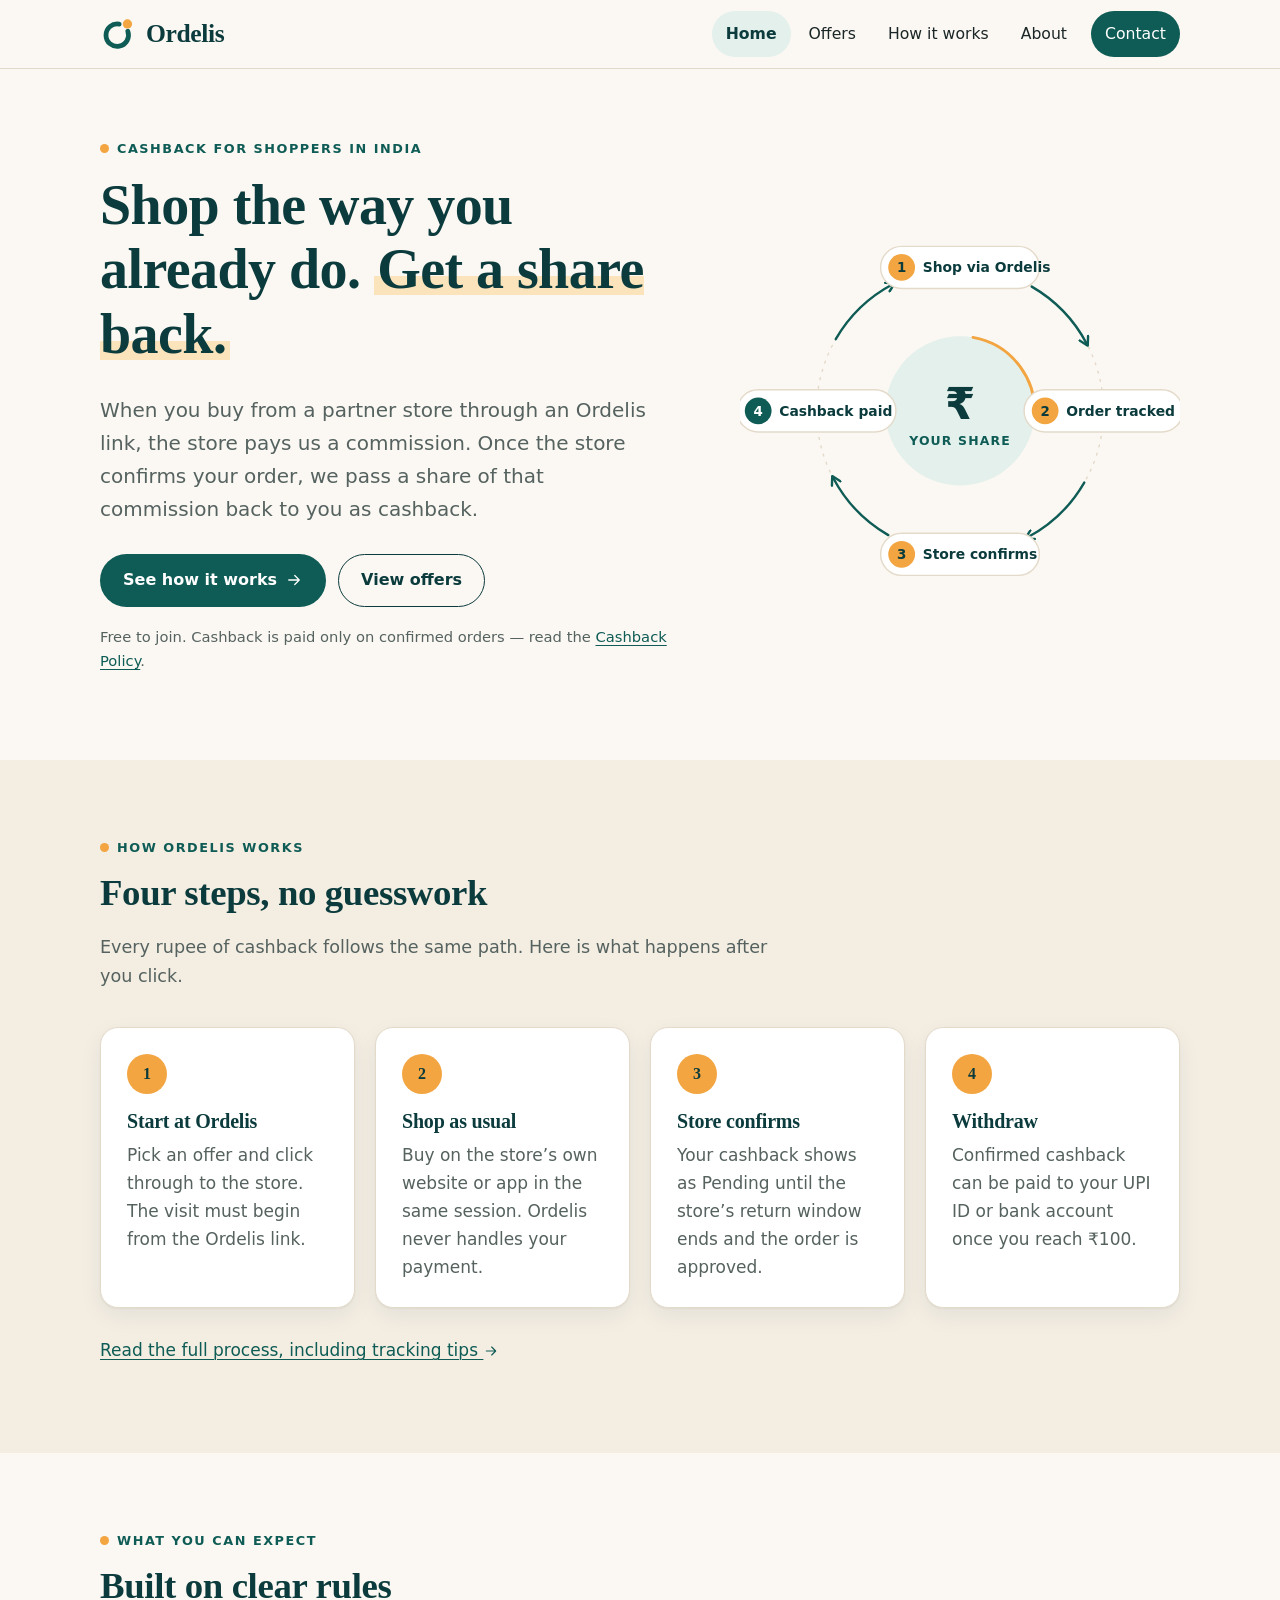
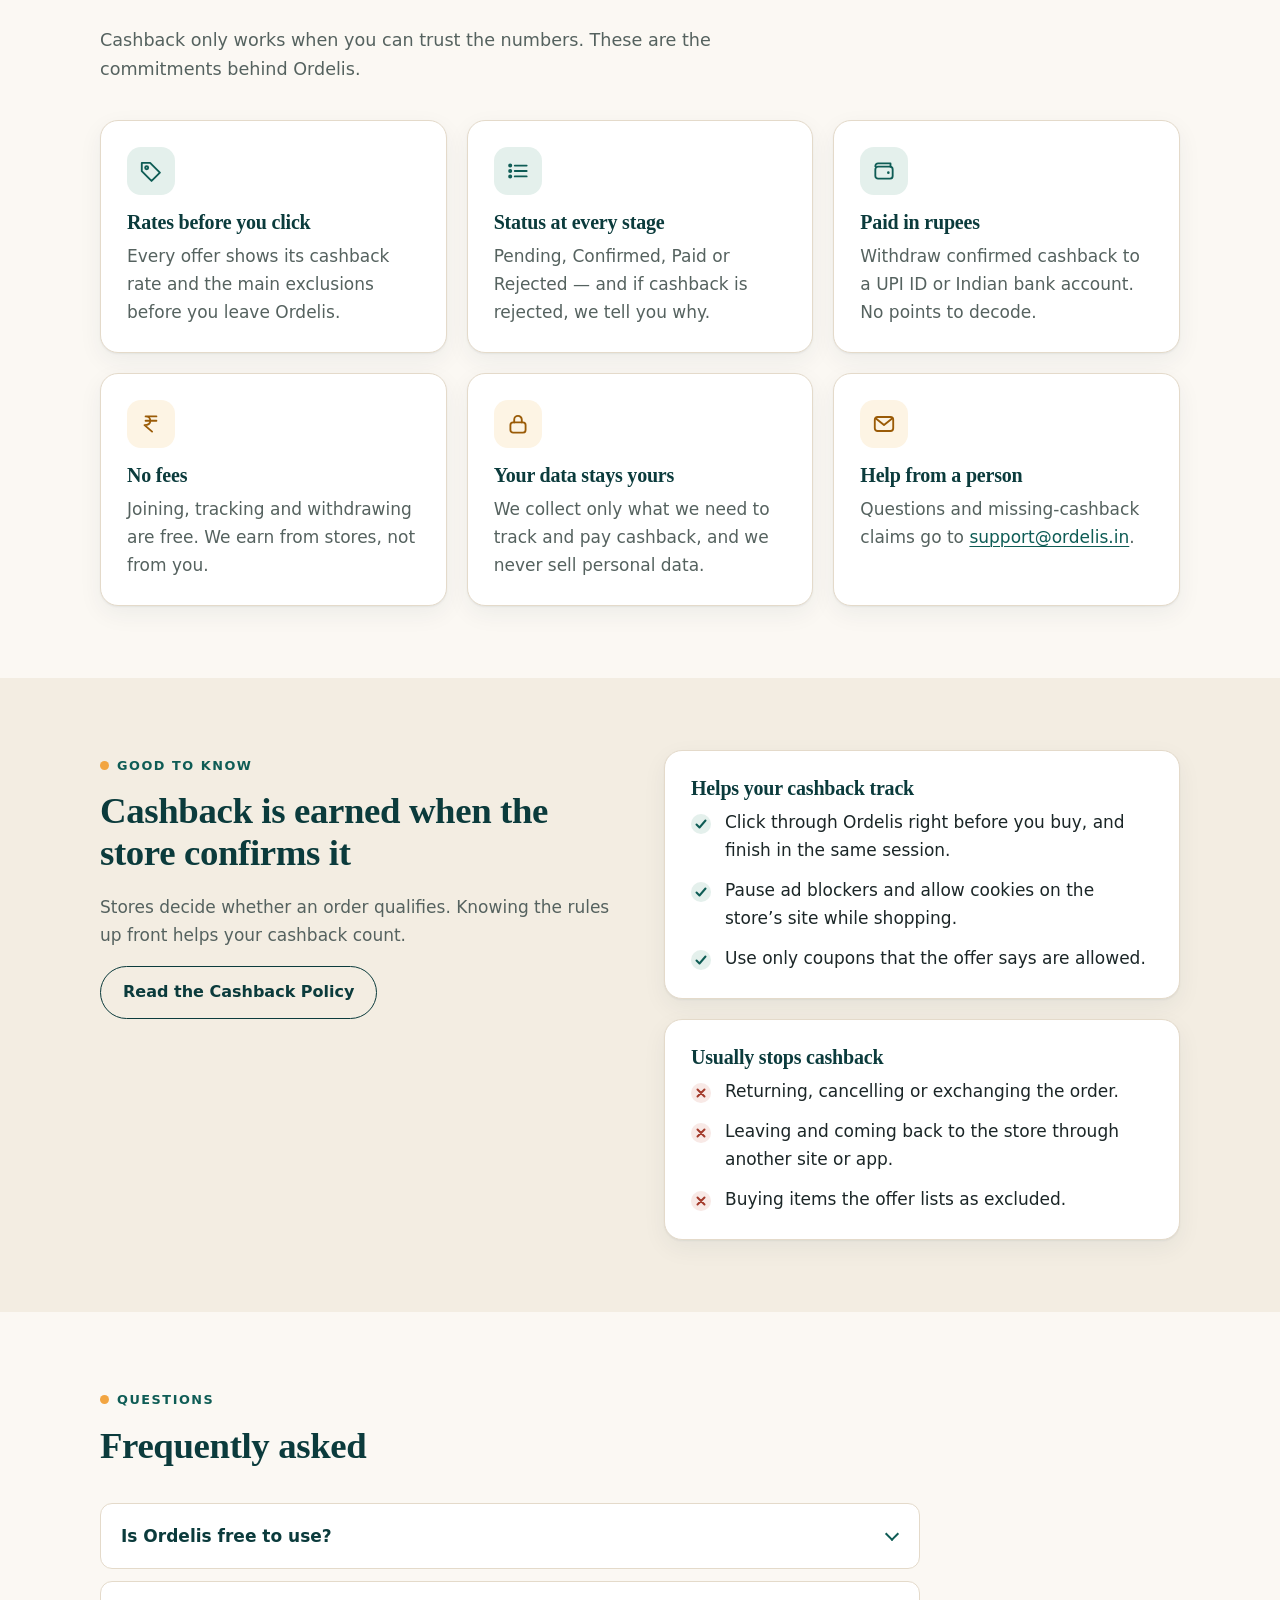
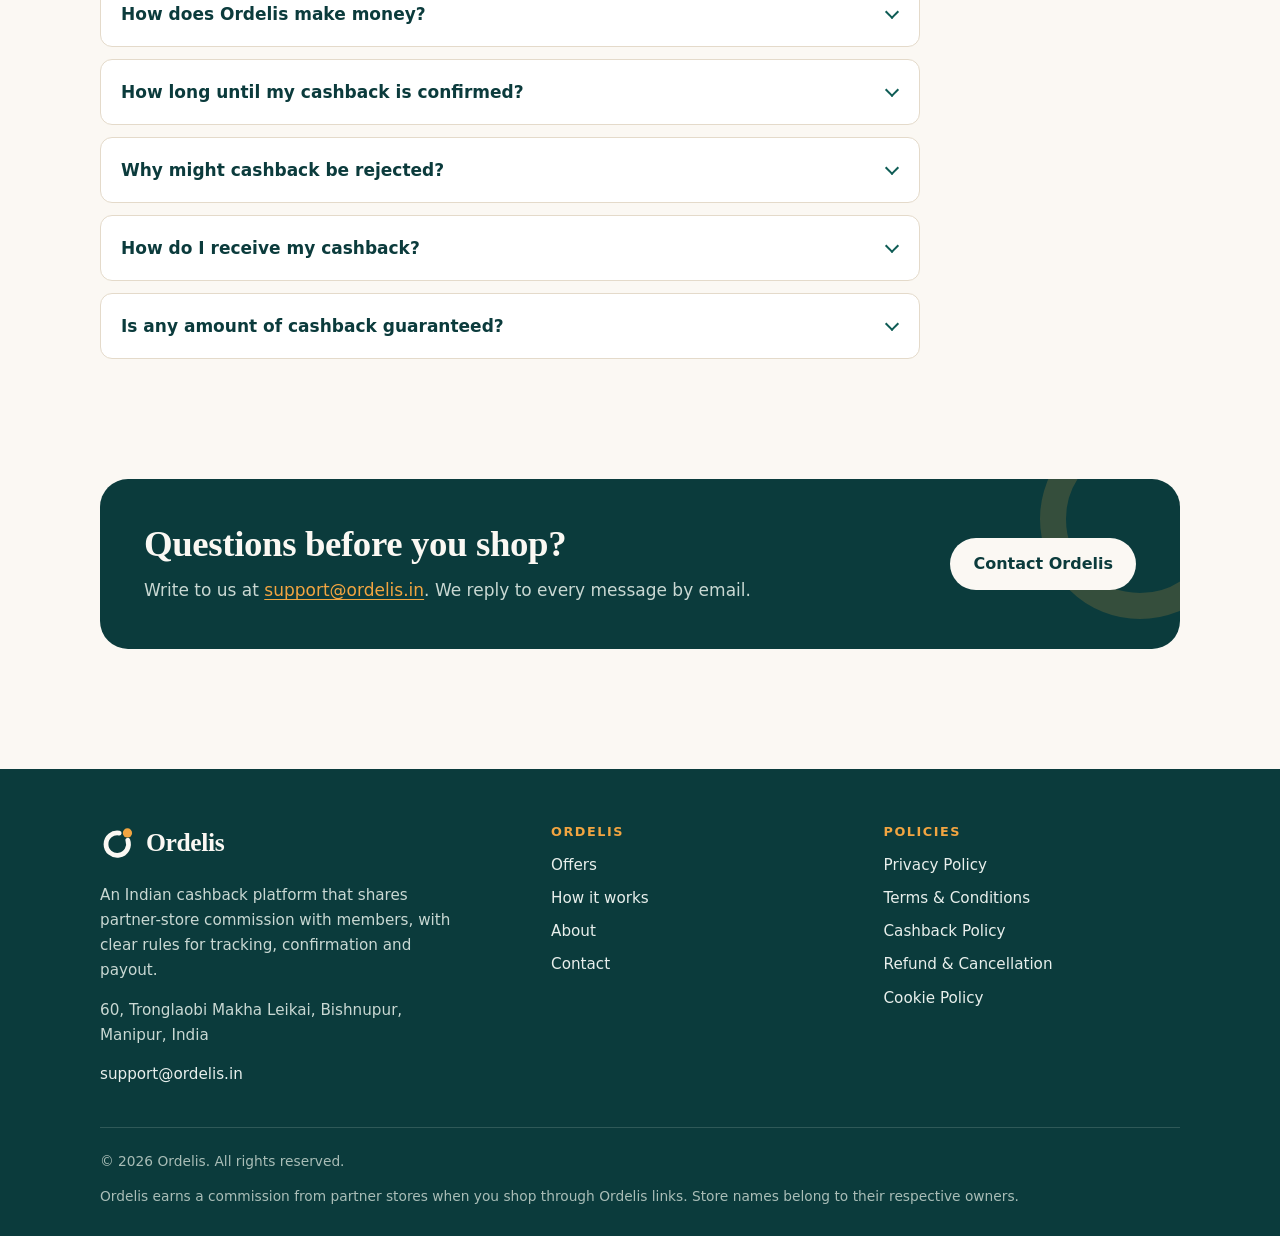
<file: index.html>
<!doctype html>
<html lang="en-IN">
<head>
<meta charset="utf-8">
<meta name="viewport" content="width=device-width, initial-scale=1">
<meta http-equiv="Content-Security-Policy" content="default-src 'self'; script-src 'self'; style-src 'self'; img-src 'self' data:; font-src 'self'; connect-src 'self'; object-src 'none'; base-uri 'self'; form-action 'self' mailto:; upgrade-insecure-requests">
<meta name="referrer" content="strict-origin-when-cross-origin">
<title>Ordelis — Cashback on your online shopping in India</title>
<meta name="description" content="Ordelis shares partner-store commission with shoppers in India as cashback. Free to join, clear tracking and confirmation rules, payouts to UPI or bank.">
<meta name="robots" content="index, follow">
<link rel="canonical" href="https://ordelis.in/">
<meta name="theme-color" content="#0B3B3C">
<meta name="author" content="Ordelis">
<meta property="og:type" content="website">
<meta property="og:site_name" content="Ordelis">
<meta property="og:locale" content="en_IN">
<meta property="og:title" content="Ordelis — Cashback on your online shopping in India">
<meta property="og:description" content="Ordelis shares partner-store commission with shoppers in India as cashback. Free to join, clear tracking and confirmation rules, payouts to UPI or bank.">
<meta property="og:url" content="https://ordelis.in/">
<meta property="og:image" content="https://ordelis.in/assets/img/og-image.png">
<meta property="og:image:width" content="1200">
<meta property="og:image:height" content="630">
<meta property="og:image:alt" content="Ordelis — cashback on your online shopping, with clear rules">
<meta name="twitter:card" content="summary_large_image">
<meta name="twitter:title" content="Ordelis — Cashback on your online shopping in India">
<meta name="twitter:description" content="Ordelis shares partner-store commission with shoppers in India as cashback. Free to join, clear tracking and confirmation rules, payouts to UPI or bank.">
<meta name="twitter:image" content="https://ordelis.in/assets/img/og-image.png">
<link rel="icon" href="favicon.ico" sizes="48x48">
<link rel="icon" href="favicon.svg" type="image/svg+xml">
<link rel="apple-touch-icon" href="apple-touch-icon.png">
<link rel="manifest" href="site.webmanifest">
<link rel="stylesheet" href="assets/css/styles.css">
<script src="assets/js/main.js" defer></script>
<script type="application/ld+json">[{"@context":"https://schema.org","@type":"Organization","name":"Ordelis","url":"https://ordelis.in/","logo":"https://ordelis.in/assets/img/icon-512.png","email":"support@ordelis.in","address":{"@type":"PostalAddress","streetAddress":"60, Tronglaobi Makha Leikai","addressLocality":"Bishnupur","addressRegion":"Manipur","addressCountry":"IN"},"contactPoint":{"@type":"ContactPoint","contactType":"customer support","email":"support@ordelis.in","areaServed":"IN","availableLanguage":["en"]}},{"@context":"https://schema.org","@type":"WebSite","name":"Ordelis","url":"https://ordelis.in/"},{"@context":"https://schema.org","@type":"FAQPage","mainEntity":[{"@type":"Question","name":"Is Ordelis free to use?","acceptedAnswer":{"@type":"Answer","text":"Yes. Joining Ordelis and withdrawing confirmed cashback is free. We never ask you to pay to unlock cashback."}},{"@type":"Question","name":"How does Ordelis make money?","acceptedAnswer":{"@type":"Answer","text":"Partner stores pay Ordelis a commission, usually through affiliate networks, when someone buys after clicking an Ordelis link. We share part of that commission with you as cashback."}},{"@type":"Question","name":"How long until my cashback is confirmed?","acceptedAnswer":{"@type":"Answer","text":"Stores confirm orders only after their return or cancellation window ends and they have checked the order. This usually takes 30 to 90 days, depending on the store."}},{"@type":"Question","name":"Why might cashback be rejected?","acceptedAnswer":{"@type":"Answer","text":"The common reasons are a returned, cancelled or exchanged order, a coupon the store did not authorise, items excluded from the offer, or the purchase not being tracked because the visit did not start from an Ordelis link."}},{"@type":"Question","name":"How do I receive my cashback?","acceptedAnswer":{"@type":"Answer","text":"Once your confirmed balance reaches ₹100, you can request a payout to your UPI ID or Indian bank account. We process requests within 7 working days."}},{"@type":"Question","name":"Is any amount of cashback guaranteed?","acceptedAnswer":{"@type":"Answer","text":"No. Cashback depends on the store tracking and approving your order. We show each offer’s rate and conditions before you shop and explain every status so you always know where you stand."}}]}]</script>
</head>
<body>
<a class="skip-link" href="#main">Skip to content</a>
<header class="site-header">
  <div class="wrap header-inner">
    <a class="brand" href="index.html" aria-label="Ordelis home">
      <img src="assets/img/logo-mark.svg" alt="" width="36" height="36">
      <span>Ordelis</span>
    </a>
    <button class="nav-toggle" type="button" aria-expanded="false" aria-controls="site-nav">
      <svg viewBox="0 0 24 24" fill="none" stroke="currentColor" stroke-width="1.7" stroke-linecap="round" stroke-linejoin="round" aria-hidden="true" focusable="false"><path d="M4 7h16M4 12h16M4 17h16"/></svg><span class="nav-toggle-label">Menu</span>
    </button>
    <nav class="site-nav" id="site-nav" aria-label="Main">
      <ul><li><a href="index.html" aria-current="page">Home</a></li><li><a href="offers.html">Offers</a></li><li><a href="how-it-works.html">How it works</a></li><li><a href="about.html">About</a></li><li><a href="contact.html" class="nav-cta">Contact</a></li></ul>
    </nav>
  </div>
</header>
<main id="main">

<section class="hero">
  <div class="wrap hero-grid">
    <div>
      <p class="eyebrow">Cashback for shoppers in India</p>
      <h1>Shop the way you already do. <span class="hl">Get a share back.</span></h1>
      <p class="lede">When you buy from a partner store through an Ordelis link, the store pays us a commission. Once the store confirms your order, we pass a share of that commission back to you as cashback.</p>
      <div class="btn-row">
        <a class="btn btn-primary" href="how-it-works.html">See how it works <svg viewBox="0 0 24 24" fill="none" stroke="currentColor" stroke-width="1.7" stroke-linecap="round" stroke-linejoin="round" aria-hidden="true" focusable="false"><path d="M5 12h14M13 6l6 6-6 6"/></svg></a>
        <a class="btn btn-ghost" href="offers.html">View offers</a>
      </div>
      <p class="hero-note">Free to join. Cashback is paid only on confirmed orders — read the <a href="cashback-policy.html">Cashback Policy</a>.</p>
    </div>
    <div class="hero-visual"><svg class="loop" viewBox="0 0 460 420" role="img" aria-labelledby="loop-title">
  <title id="loop-title">The Ordelis cycle: shop through an Ordelis link, the order is tracked, the store confirms it, and your cashback is paid.</title>
  <defs><marker id="ah" viewBox="0 0 10 10" refX="6" refY="5" markerWidth="5" markerHeight="5" orient="auto-start-reverse"><path d="M1 1l7 4-7 4" fill="none" stroke="#0E5C55" stroke-width="2" stroke-linecap="round" stroke-linejoin="round"/></marker></defs>
  <circle cx="230" cy="210" r="150" fill="none" stroke="#E4DACA" stroke-width="1.5" stroke-dasharray="2 7" stroke-linecap="round"/>
  <path d="M305.0 80.1A150 150 0 0 1 362.4 139.6" fill="none" stroke="#0E5C55" stroke-width="2.5" stroke-linecap="round" marker-end="url(#ah)"/><path d="M359.9 285.0A150 150 0 0 1 300.4 342.4" fill="none" stroke="#0E5C55" stroke-width="2.5" stroke-linecap="round" marker-end="url(#ah)"/><path d="M155.0 339.9A150 150 0 0 1 97.6 280.4" fill="none" stroke="#0E5C55" stroke-width="2.5" stroke-linecap="round" marker-end="url(#ah)"/><path d="M100.1 135.0A150 150 0 0 1 159.6 77.6" fill="none" stroke="#0E5C55" stroke-width="2.5" stroke-linecap="round" marker-end="url(#ah)"/>
  <circle cx="230" cy="210" r="78" fill="#E4F0EC"/>
  <circle cx="230" cy="210" r="78" fill="none" stroke="#F2A541" stroke-width="3" stroke-dasharray="120 370" transform="rotate(-80 230 210)" stroke-linecap="round"/>
  <text x="230" y="218" text-anchor="middle" font-family="Iowan Old Style, Palatino Linotype, Palatino, Georgia, serif" font-size="46" font-weight="600" fill="#0B3B3C">₹</text>
  <text x="230" y="246" text-anchor="middle" font-size="13" font-weight="600" fill="#0E5C55" letter-spacing="1.2">YOUR SHARE</text>
  <g transform="translate(147.0 38.0)"><rect width="166" height="44" rx="22" fill="#FFFFFF" stroke="#E4DACA" stroke-width="1.5"/><circle cx="22" cy="22" r="14" fill="#F2A541"/><text x="22" y="27" text-anchor="middle" font-size="14" font-weight="700" fill="#0B3B3C">1</text><text x="44" y="27" font-size="14.5" font-weight="600" fill="#0B3B3C">Shop via Ordelis</text></g><g transform="translate(297.0 188.0)"><rect width="166" height="44" rx="22" fill="#FFFFFF" stroke="#E4DACA" stroke-width="1.5"/><circle cx="22" cy="22" r="14" fill="#F2A541"/><text x="22" y="27" text-anchor="middle" font-size="14" font-weight="700" fill="#0B3B3C">2</text><text x="44" y="27" font-size="14.5" font-weight="600" fill="#0B3B3C">Order tracked</text></g><g transform="translate(147.0 338.0)"><rect width="166" height="44" rx="22" fill="#FFFFFF" stroke="#E4DACA" stroke-width="1.5"/><circle cx="22" cy="22" r="14" fill="#F2A541"/><text x="22" y="27" text-anchor="middle" font-size="14" font-weight="700" fill="#0B3B3C">3</text><text x="44" y="27" font-size="14.5" font-weight="600" fill="#0B3B3C">Store confirms</text></g><g transform="translate(-3.0 188.0)"><rect width="166" height="44" rx="22" fill="#FFFFFF" stroke="#E4DACA" stroke-width="1.5"/><circle cx="22" cy="22" r="14" fill="#0E5C55"/><text x="22" y="27" text-anchor="middle" font-size="14" font-weight="700" fill="#FFFFFF">4</text><text x="44" y="27" font-size="14.5" font-weight="600" fill="#0B3B3C">Cashback paid</text></g>
</svg></div>
  </div>
</section>

<section class="section section-alt">
  <div class="wrap">
    <div class="section-head">
      <p class="eyebrow">How Ordelis works</p>
      <h2>Four steps, no guesswork</h2>
      <p>Every rupee of cashback follows the same path. Here is what happens after you click.</p>
    </div>
    <ol class="steps grid grid-4">
      <li class="card"><div class="step-num">1</div><h3>Start at Ordelis</h3><p>Pick an offer and click through to the store. The visit must begin from the Ordelis link.</p></li>
      <li class="card"><div class="step-num">2</div><h3>Shop as usual</h3><p>Buy on the store’s own website or app in the same session. Ordelis never handles your payment.</p></li>
      <li class="card"><div class="step-num">3</div><h3>Store confirms</h3><p>Your cashback shows as Pending until the store’s return window ends and the order is approved.</p></li>
      <li class="card"><div class="step-num">4</div><h3>Withdraw</h3><p>Confirmed cashback can be paid to your UPI ID or bank account once you reach ₹100.</p></li>
    </ol>
    <p class="mt-2"><a href="how-it-works.html">Read the full process, including tracking tips <span class="inline-icon"><svg viewBox="0 0 24 24" fill="none" stroke="currentColor" stroke-width="1.7" stroke-linecap="round" stroke-linejoin="round" aria-hidden="true" focusable="false"><path d="M5 12h14M13 6l6 6-6 6"/></svg></span></a></p>
  </div>
</section>

<section class="section">
  <div class="wrap">
    <div class="section-head">
      <p class="eyebrow">What you can expect</p>
      <h2>Built on clear rules</h2>
      <p>Cashback only works when you can trust the numbers. These are the commitments behind Ordelis.</p>
    </div>
    <div class="grid grid-3">
      <div class="card"><div class="icon"><svg viewBox="0 0 24 24" fill="none" stroke="currentColor" stroke-width="1.7" stroke-linecap="round" stroke-linejoin="round" aria-hidden="true" focusable="false"><path d="M3.5 12.2V4.5h7.7l9 9-7.7 7.7-9-9z"/><circle cx="8" cy="9" r="1.4"/></svg></div><h3>Rates before you click</h3><p>Every offer shows its cashback rate and the main exclusions before you leave Ordelis.</p></div>
      <div class="card"><div class="icon"><svg viewBox="0 0 24 24" fill="none" stroke="currentColor" stroke-width="1.7" stroke-linecap="round" stroke-linejoin="round" aria-hidden="true" focusable="false"><path d="M9 7h11M9 12h11M9 17h11"/><circle cx="4.8" cy="7" r="1"/><circle cx="4.8" cy="12" r="1"/><circle cx="4.8" cy="17" r="1"/></svg></div><h3>Status at every stage</h3><p>Pending, Confirmed, Paid or Rejected — and if cashback is rejected, we tell you why.</p></div>
      <div class="card"><div class="icon"><svg viewBox="0 0 24 24" fill="none" stroke="currentColor" stroke-width="1.7" stroke-linecap="round" stroke-linejoin="round" aria-hidden="true" focusable="false"><path d="M4 7.5A2.5 2.5 0 0 1 6.5 5H18v3"/><rect x="4" y="8" width="16" height="11" rx="2.5"/><circle cx="16" cy="13.5" r="1.2" fill="currentColor" stroke="none"/></svg></div><h3>Paid in rupees</h3><p>Withdraw confirmed cashback to a UPI ID or Indian bank account. No points to decode.</p></div>
      <div class="card"><div class="icon icon-warm"><svg viewBox="0 0 24 24" fill="none" stroke="currentColor" stroke-width="1.7" stroke-linecap="round" stroke-linejoin="round" aria-hidden="true" focusable="false"><path d="M7 5h10M7 9h10M7 5c5.5 0 6.5 8-1 8l7 6"/></svg></div><h3>No fees</h3><p>Joining, tracking and withdrawing are free. We earn from stores, not from you.</p></div>
      <div class="card"><div class="icon icon-warm"><svg viewBox="0 0 24 24" fill="none" stroke="currentColor" stroke-width="1.7" stroke-linecap="round" stroke-linejoin="round" aria-hidden="true" focusable="false"><rect x="5" y="10.5" width="14" height="9.5" rx="2.5"/><path d="M8.5 10.5V8a3.5 3.5 0 0 1 7 0v2.5"/></svg></div><h3>Your data stays yours</h3><p>We collect only what we need to track and pay cashback, and we never sell personal data.</p></div>
      <div class="card"><div class="icon icon-warm"><svg viewBox="0 0 24 24" fill="none" stroke="currentColor" stroke-width="1.7" stroke-linecap="round" stroke-linejoin="round" aria-hidden="true" focusable="false"><rect x="3.5" y="5.5" width="17" height="13" rx="2.5"/><path d="M4.5 7l7.5 6 7.5-6"/></svg></div><h3>Help from a person</h3><p>Questions and missing-cashback claims go to <a href="mailto:support@ordelis.in">support@ordelis.in</a>.</p></div>
    </div>
  </div>
</section>

<section class="section section-alt">
  <div class="wrap split">
    <div>
      <p class="eyebrow">Good to know</p>
      <h2>Cashback is earned when the store confirms it</h2>
      <p class="muted">Stores decide whether an order qualifies. Knowing the rules up front helps your cashback count.</p>
      <a class="btn btn-ghost" href="cashback-policy.html">Read the Cashback Policy</a>
    </div>
    <div class="grid">
      <div class="card">
        <h3>Helps your cashback track</h3>
        <ul class="checklist">
          <li>Click through Ordelis right before you buy, and finish in the same session.</li>
          <li>Pause ad blockers and allow cookies on the store’s site while shopping.</li>
          <li>Use only coupons that the offer says are allowed.</li>
        </ul>
      </div>
      <div class="card">
        <h3>Usually stops cashback</h3>
        <ul class="checklist cross">
          <li>Returning, cancelling or exchanging the order.</li>
          <li>Leaving and coming back to the store through another site or app.</li>
          <li>Buying items the offer lists as excluded.</li>
        </ul>
      </div>
    </div>
  </div>
</section>

<section class="section">
  <div class="wrap">
    <div class="section-head">
      <p class="eyebrow">Questions</p>
      <h2>Frequently asked</h2>
    </div>
    <div class="faq"><details><summary>Is Ordelis free to use?</summary><p>Yes. Joining Ordelis and withdrawing confirmed cashback is free. We never ask you to pay to unlock cashback.</p></details><details><summary>How does Ordelis make money?</summary><p>Partner stores pay Ordelis a commission, usually through affiliate networks, when someone buys after clicking an Ordelis link. We share part of that commission with you as cashback.</p></details><details><summary>How long until my cashback is confirmed?</summary><p>Stores confirm orders only after their return or cancellation window ends and they have checked the order. This usually takes 30 to 90 days, depending on the store.</p></details><details><summary>Why might cashback be rejected?</summary><p>The common reasons are a returned, cancelled or exchanged order, a coupon the store did not authorise, items excluded from the offer, or the purchase not being tracked because the visit did not start from an Ordelis link.</p></details><details><summary>How do I receive my cashback?</summary><p>Once your confirmed balance reaches ₹100, you can request a payout to your UPI ID or Indian bank account. We process requests within 7 working days.</p></details><details><summary>Is any amount of cashback guaranteed?</summary><p>No. Cashback depends on the store tracking and approving your order. We show each offer’s rate and conditions before you shop and explain every status so you always know where you stand.</p></details></div>
  </div>
</section>
<section class="section-sm">
  <div class="wrap">
    <div class="cta-band">
      <div>
        <h2>Questions before you shop?</h2>
        <p>Write to us at <a class="link-light" href="mailto:support@ordelis.in">support@ordelis.in</a>. We reply to every message by email.</p>
      </div>
      <div class="btn-row"><a class="btn btn-light" href="contact.html">Contact Ordelis</a></div>
    </div>
  </div>
</section>
</main>
<footer class="site-footer">
  <div class="wrap">
    <div class="footer-grid">
      <div class="footer-brand">
        <a class="brand" href="index.html" aria-label="Ordelis home">
          <img src="assets/img/logo-mark-light.svg" alt="" width="36" height="36">
          <span>Ordelis</span>
        </a>
        <p>An Indian cashback platform that shares partner-store commission with members, with clear rules for tracking, confirmation and payout.</p>
        <address class="footer-address">60, Tronglaobi Makha Leikai, Bishnupur, Manipur, India</address>
        <p class="mb-0"><a href="mailto:support@ordelis.in">support@ordelis.in</a></p>
      </div>
      <div>
        <h2>Ordelis</h2>
        <ul><li><a href="offers.html">Offers</a></li><li><a href="how-it-works.html">How it works</a></li><li><a href="about.html">About</a></li><li><a href="contact.html">Contact</a></li></ul>
      </div>
      <div>
        <h2>Policies</h2>
        <ul><li><a href="privacy-policy.html">Privacy Policy</a></li><li><a href="terms.html">Terms &amp; Conditions</a></li><li><a href="cashback-policy.html">Cashback Policy</a></li><li><a href="refund-policy.html">Refund &amp; Cancellation</a></li><li><a href="cookie-policy.html">Cookie Policy</a></li></ul>
      </div>
    </div>
    <div class="footer-bottom">
      <p>&copy; 2026 Ordelis. All rights reserved.</p>
      <p>Ordelis earns a commission from partner stores when you shop through Ordelis links. Store names belong to their respective owners.</p>
    </div>
  </div>
</footer>
</body>
</html>
</file>
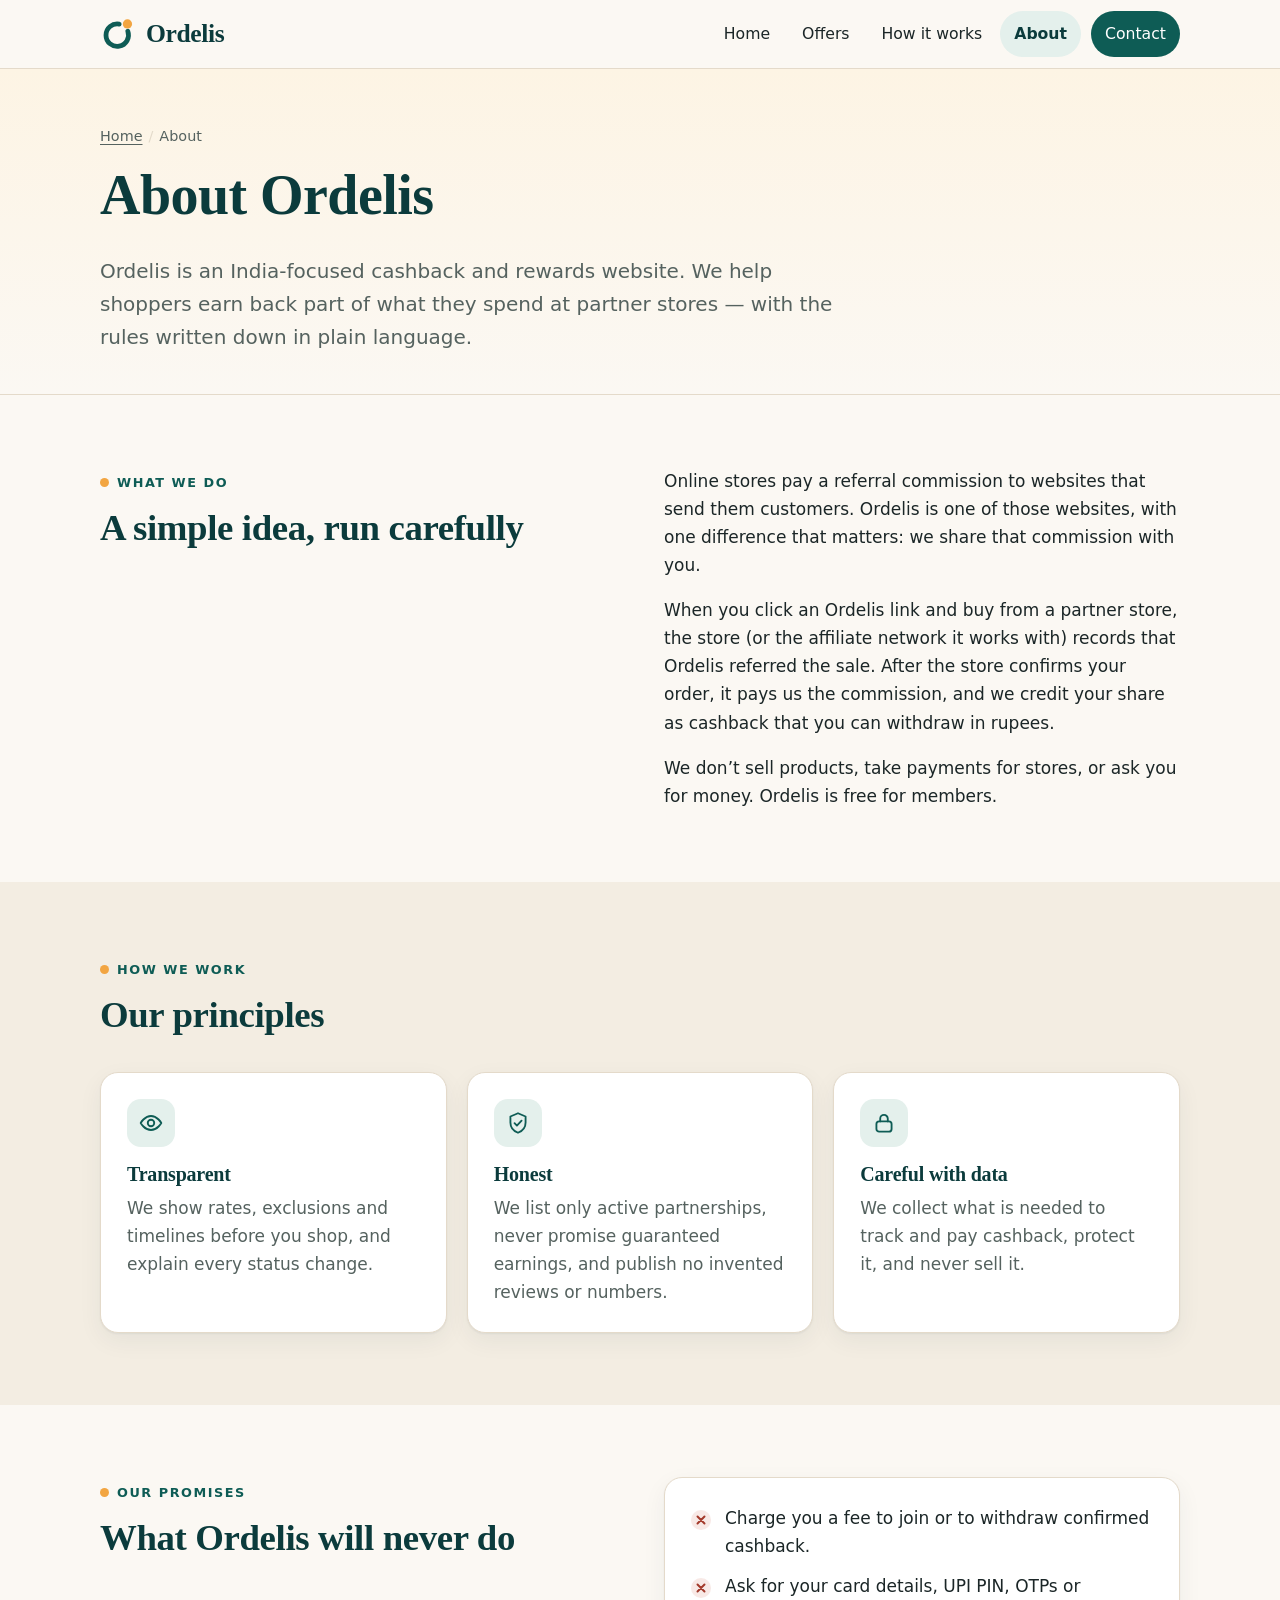
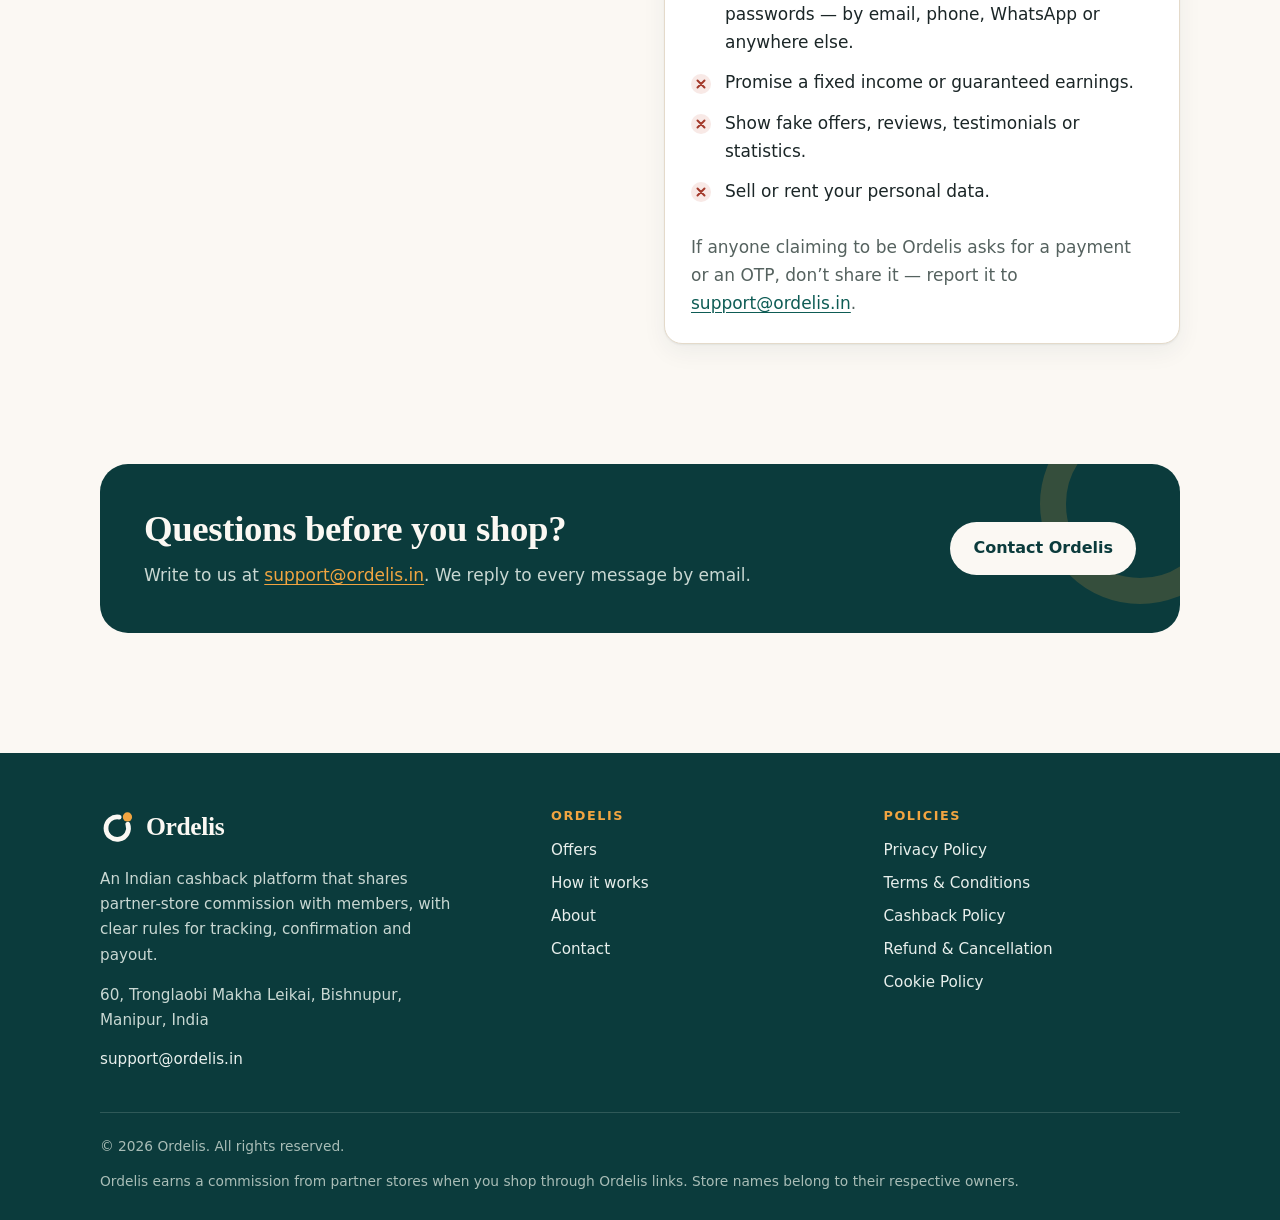
<file: about.html>
<!doctype html>
<html lang="en-IN">
<head>
<meta charset="utf-8">
<meta name="viewport" content="width=device-width, initial-scale=1">
<meta http-equiv="Content-Security-Policy" content="default-src 'self'; script-src 'self'; style-src 'self'; img-src 'self' data:; font-src 'self'; connect-src 'self'; object-src 'none'; base-uri 'self'; form-action 'self' mailto:; upgrade-insecure-requests">
<meta name="referrer" content="strict-origin-when-cross-origin">
<title>About Ordelis — An Indian Cashback &amp; Rewards Website</title>
<meta name="description" content="Ordelis is an India-focused cashback and rewards website that shares partner-store commission with members. Learn how we work and what we will never do.">
<meta name="robots" content="index, follow">
<link rel="canonical" href="https://ordelis.in/about.html">
<meta name="theme-color" content="#0B3B3C">
<meta name="author" content="Ordelis">
<meta property="og:type" content="website">
<meta property="og:site_name" content="Ordelis">
<meta property="og:locale" content="en_IN">
<meta property="og:title" content="About Ordelis — An Indian Cashback &amp; Rewards Website">
<meta property="og:description" content="Ordelis is an India-focused cashback and rewards website that shares partner-store commission with members. Learn how we work and what we will never do.">
<meta property="og:url" content="https://ordelis.in/about.html">
<meta property="og:image" content="https://ordelis.in/assets/img/og-image.png">
<meta property="og:image:width" content="1200">
<meta property="og:image:height" content="630">
<meta property="og:image:alt" content="Ordelis — cashback on your online shopping, with clear rules">
<meta name="twitter:card" content="summary_large_image">
<meta name="twitter:title" content="About Ordelis — An Indian Cashback &amp; Rewards Website">
<meta name="twitter:description" content="Ordelis is an India-focused cashback and rewards website that shares partner-store commission with members. Learn how we work and what we will never do.">
<meta name="twitter:image" content="https://ordelis.in/assets/img/og-image.png">
<link rel="icon" href="favicon.ico" sizes="48x48">
<link rel="icon" href="favicon.svg" type="image/svg+xml">
<link rel="apple-touch-icon" href="apple-touch-icon.png">
<link rel="manifest" href="site.webmanifest">
<link rel="stylesheet" href="assets/css/styles.css">
<script src="assets/js/main.js" defer></script>
</head>
<body>
<a class="skip-link" href="#main">Skip to content</a>
<header class="site-header">
  <div class="wrap header-inner">
    <a class="brand" href="index.html" aria-label="Ordelis home">
      <img src="assets/img/logo-mark.svg" alt="" width="36" height="36">
      <span>Ordelis</span>
    </a>
    <button class="nav-toggle" type="button" aria-expanded="false" aria-controls="site-nav">
      <svg viewBox="0 0 24 24" fill="none" stroke="currentColor" stroke-width="1.7" stroke-linecap="round" stroke-linejoin="round" aria-hidden="true" focusable="false"><path d="M4 7h16M4 12h16M4 17h16"/></svg><span class="nav-toggle-label">Menu</span>
    </button>
    <nav class="site-nav" id="site-nav" aria-label="Main">
      <ul><li><a href="index.html">Home</a></li><li><a href="offers.html">Offers</a></li><li><a href="how-it-works.html">How it works</a></li><li><a href="about.html" aria-current="page">About</a></li><li><a href="contact.html" class="nav-cta">Contact</a></li></ul>
    </nav>
  </div>
</header>
<main id="main">
<section class="page-head">
  <div class="wrap">
    <nav class="crumbs" aria-label="Breadcrumb"><ol><li><a href="index.html">Home</a></li><li aria-current="page">About</li></ol></nav>
    <h1>About Ordelis</h1>
    <p class="lede">Ordelis is an India-focused cashback and rewards website. We help shoppers earn back part of what they spend at partner stores — with the rules written down in plain language.</p>
  </div>
</section>
<section class="section">
  <div class="wrap split">
    <div>
      <p class="eyebrow">What we do</p>
      <h2>A simple idea, run carefully</h2>
    </div>
    <div>
      <p>Online stores pay a referral commission to websites that send them customers. Ordelis is one of those websites, with one difference that matters: we share that commission with you.</p>
      <p>When you click an Ordelis link and buy from a partner store, the store (or the affiliate network it works with) records that Ordelis referred the sale. After the store confirms your order, it pays us the commission, and we credit your share as cashback that you can withdraw in rupees.</p>
      <p class="mb-0">We don’t sell products, take payments for stores, or ask you for money. Ordelis is free for members.</p>
    </div>
  </div>
</section>

<section class="section section-alt">
  <div class="wrap">
    <div class="section-head">
      <p class="eyebrow">How we work</p>
      <h2>Our principles</h2>
    </div>
    <div class="grid grid-3">
      <div class="card"><div class="icon"><svg viewBox="0 0 24 24" fill="none" stroke="currentColor" stroke-width="1.7" stroke-linecap="round" stroke-linejoin="round" aria-hidden="true" focusable="false"><path d="M2.5 12S6 5.5 12 5.5 21.5 12 21.5 12 18 18.5 12 18.5 2.5 12 2.5 12z"/><circle cx="12" cy="12" r="3"/></svg></div><h3>Transparent</h3><p>We show rates, exclusions and timelines before you shop, and explain every status change.</p></div>
      <div class="card"><div class="icon"><svg viewBox="0 0 24 24" fill="none" stroke="currentColor" stroke-width="1.7" stroke-linecap="round" stroke-linejoin="round" aria-hidden="true" focusable="false"><path d="M12 3l7 3v5.5c0 4.3-2.9 7.9-7 9.5-4.1-1.6-7-5.2-7-9.5V6l7-3z"/><path d="M8.8 12.2l2.2 2.2 4.3-4.6"/></svg></div><h3>Honest</h3><p>We list only active partnerships, never promise guaranteed earnings, and publish no invented reviews or numbers.</p></div>
      <div class="card"><div class="icon"><svg viewBox="0 0 24 24" fill="none" stroke="currentColor" stroke-width="1.7" stroke-linecap="round" stroke-linejoin="round" aria-hidden="true" focusable="false"><rect x="5" y="10.5" width="14" height="9.5" rx="2.5"/><path d="M8.5 10.5V8a3.5 3.5 0 0 1 7 0v2.5"/></svg></div><h3>Careful with data</h3><p>We collect what is needed to track and pay cashback, protect it, and never sell it.</p></div>
    </div>
  </div>
</section>

<section class="section">
  <div class="wrap split">
    <div>
      <p class="eyebrow">Our promises</p>
      <h2>What Ordelis will never do</h2>
    </div>
    <div class="card">
      <ul class="checklist cross">
        <li>Charge you a fee to join or to withdraw confirmed cashback.</li>
        <li>Ask for your card details, UPI PIN, OTPs or passwords — by email, phone, WhatsApp or anywhere else.</li>
        <li>Promise a fixed income or guaranteed earnings.</li>
        <li>Show fake offers, reviews, testimonials or statistics.</li>
        <li>Sell or rent your personal data.</li>
      </ul>
      <p class="mt-2 mb-0">If anyone claiming to be Ordelis asks for a payment or an OTP, don’t share it — report it to <a href="mailto:support@ordelis.in">support@ordelis.in</a>.</p>
    </div>
  </div>
</section>
<section class="section-sm">
  <div class="wrap">
    <div class="cta-band">
      <div>
        <h2>Questions before you shop?</h2>
        <p>Write to us at <a class="link-light" href="mailto:support@ordelis.in">support@ordelis.in</a>. We reply to every message by email.</p>
      </div>
      <div class="btn-row"><a class="btn btn-light" href="contact.html">Contact Ordelis</a></div>
    </div>
  </div>
</section>
</main>
<footer class="site-footer">
  <div class="wrap">
    <div class="footer-grid">
      <div class="footer-brand">
        <a class="brand" href="index.html" aria-label="Ordelis home">
          <img src="assets/img/logo-mark-light.svg" alt="" width="36" height="36">
          <span>Ordelis</span>
        </a>
        <p>An Indian cashback platform that shares partner-store commission with members, with clear rules for tracking, confirmation and payout.</p>
        <address class="footer-address">60, Tronglaobi Makha Leikai, Bishnupur, Manipur, India</address>
        <p class="mb-0"><a href="mailto:support@ordelis.in">support@ordelis.in</a></p>
      </div>
      <div>
        <h2>Ordelis</h2>
        <ul><li><a href="offers.html">Offers</a></li><li><a href="how-it-works.html">How it works</a></li><li><a href="about.html">About</a></li><li><a href="contact.html">Contact</a></li></ul>
      </div>
      <div>
        <h2>Policies</h2>
        <ul><li><a href="privacy-policy.html">Privacy Policy</a></li><li><a href="terms.html">Terms &amp; Conditions</a></li><li><a href="cashback-policy.html">Cashback Policy</a></li><li><a href="refund-policy.html">Refund &amp; Cancellation</a></li><li><a href="cookie-policy.html">Cookie Policy</a></li></ul>
      </div>
    </div>
    <div class="footer-bottom">
      <p>&copy; 2026 Ordelis. All rights reserved.</p>
      <p>Ordelis earns a commission from partner stores when you shop through Ordelis links. Store names belong to their respective owners.</p>
    </div>
  </div>
</footer>
</body>
</html>
</file>
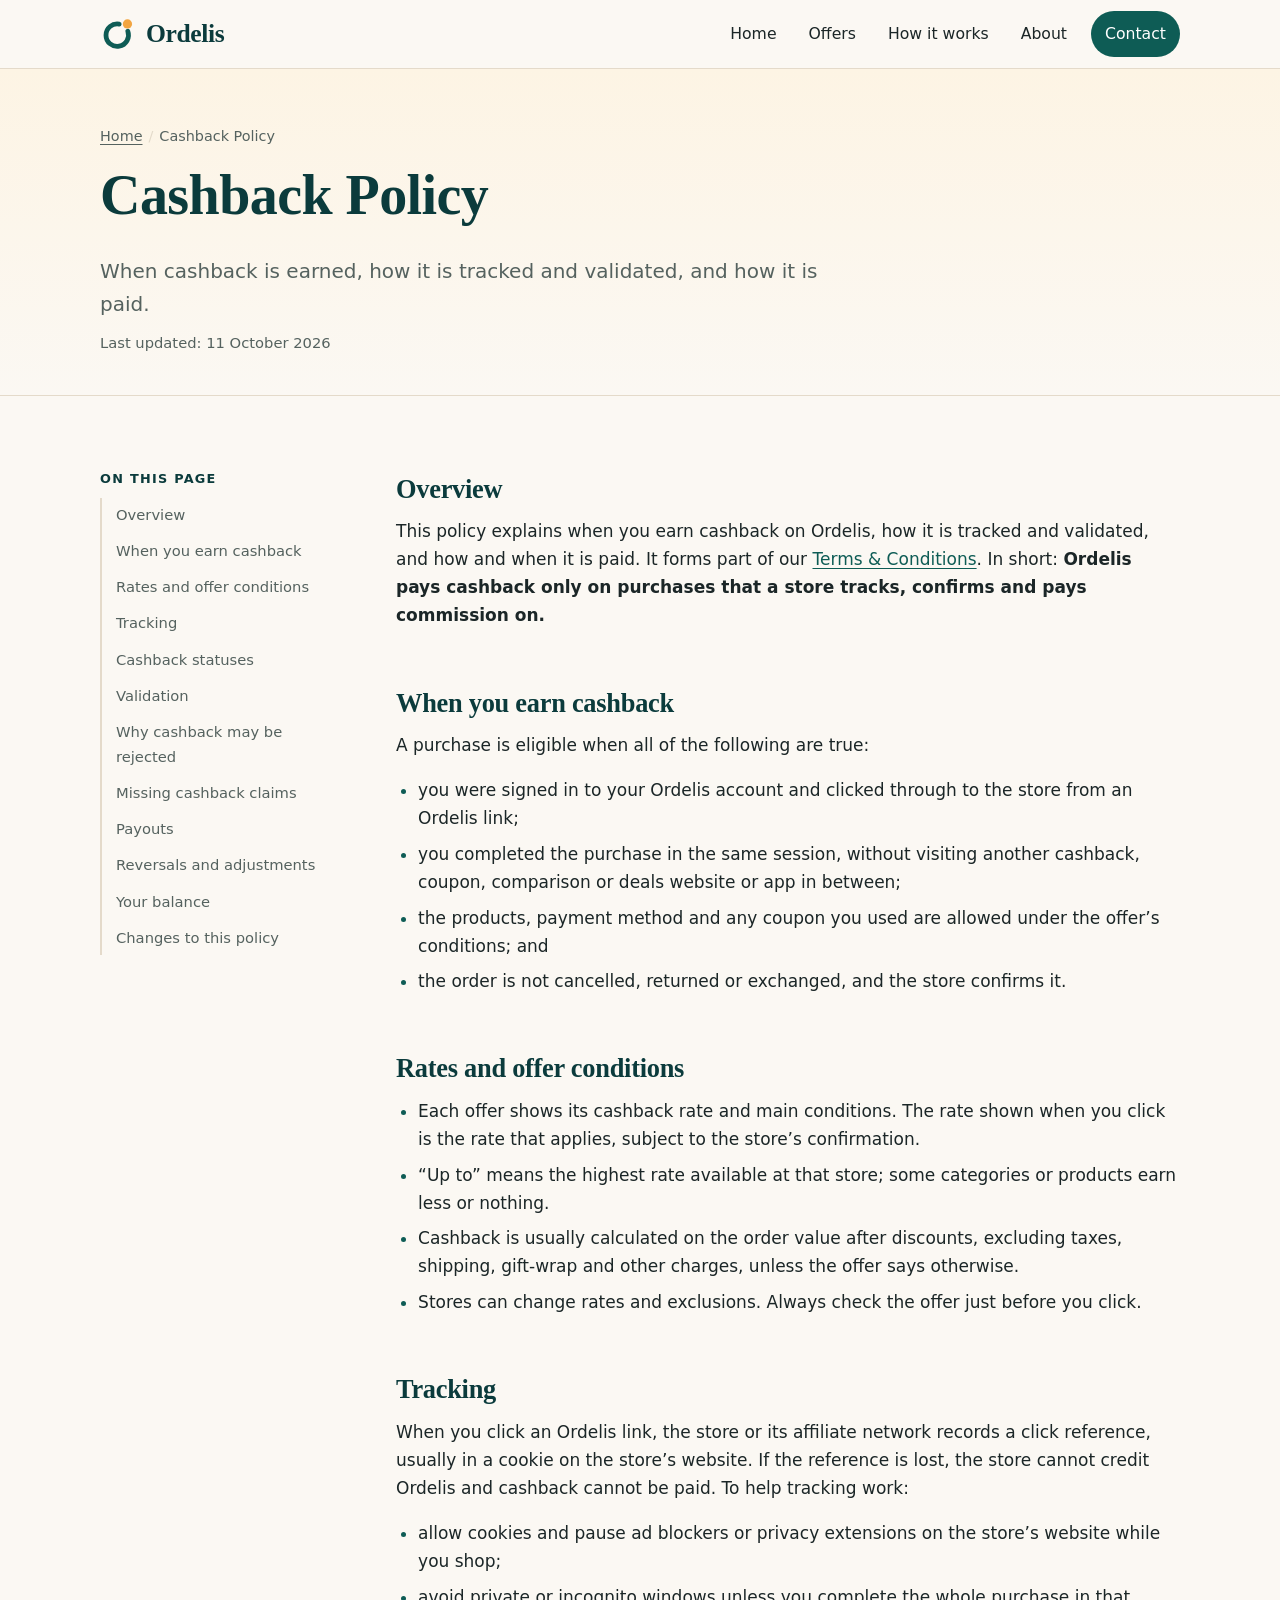
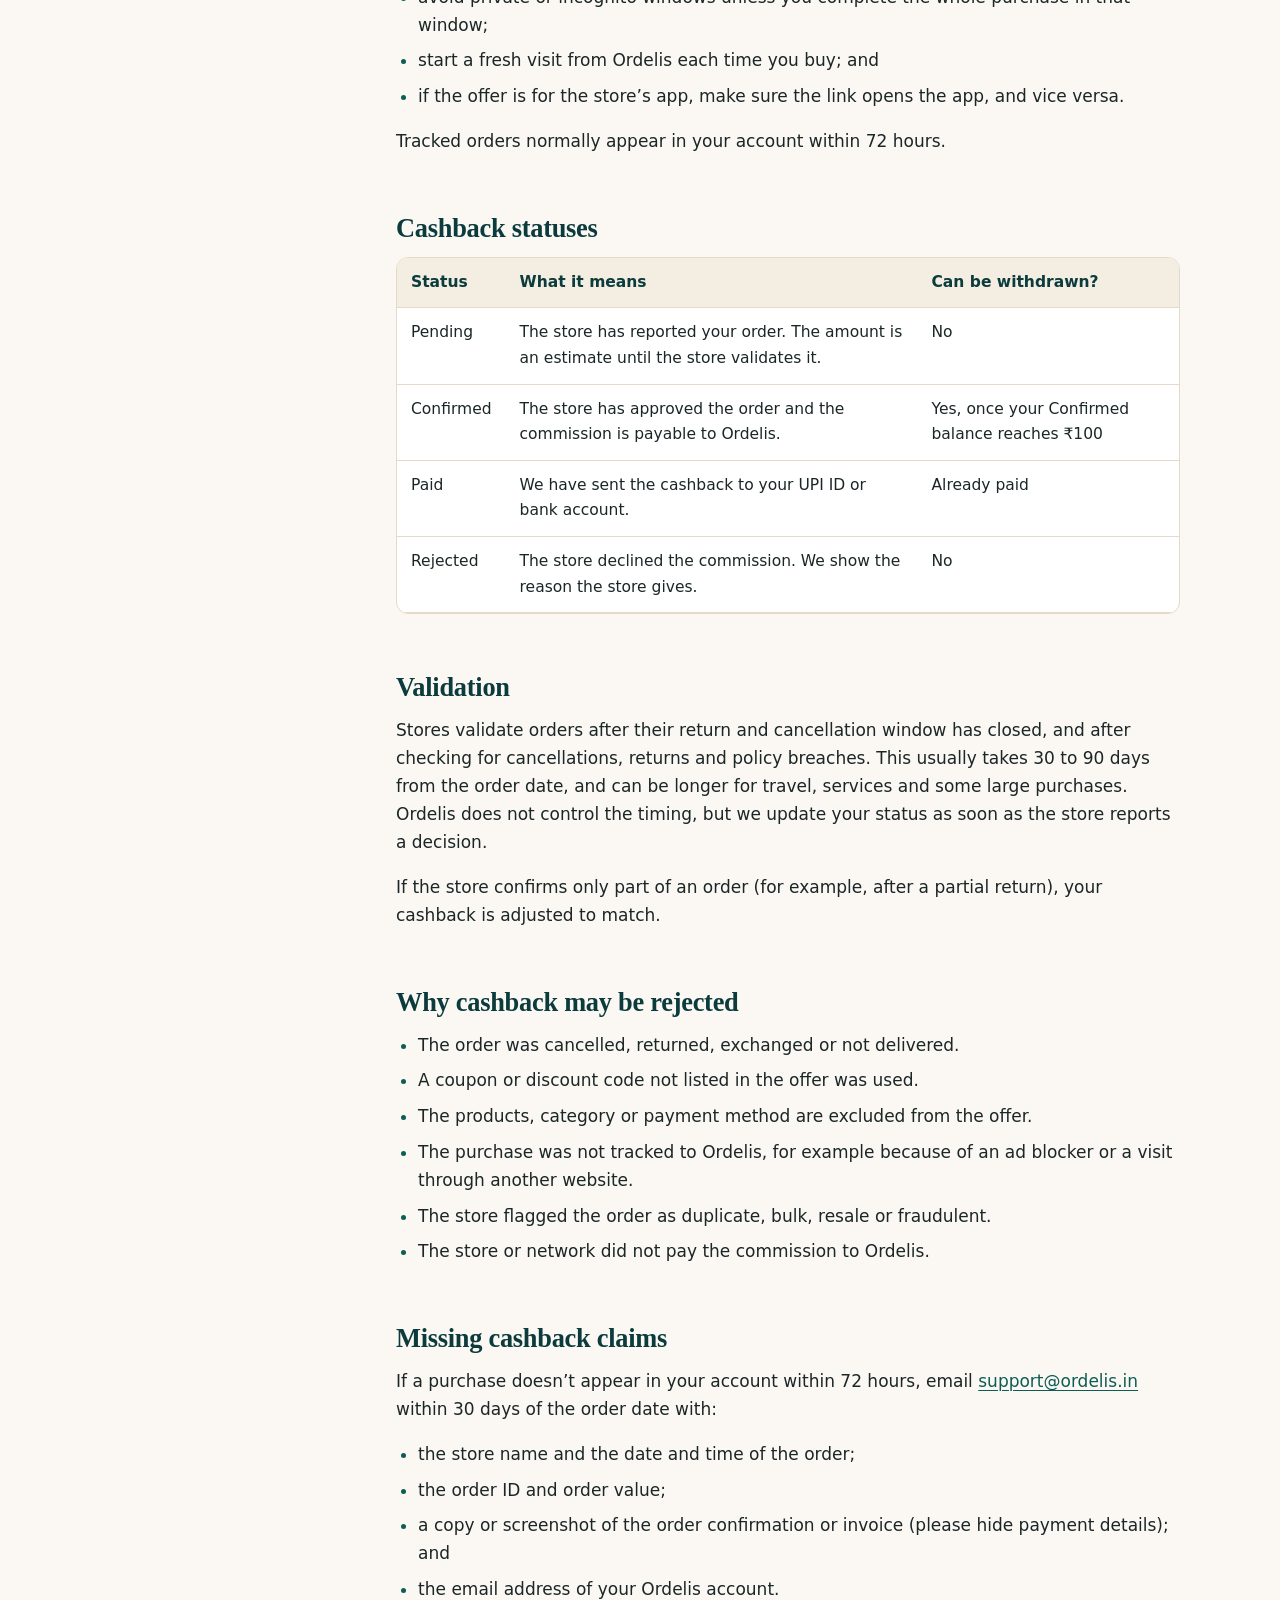
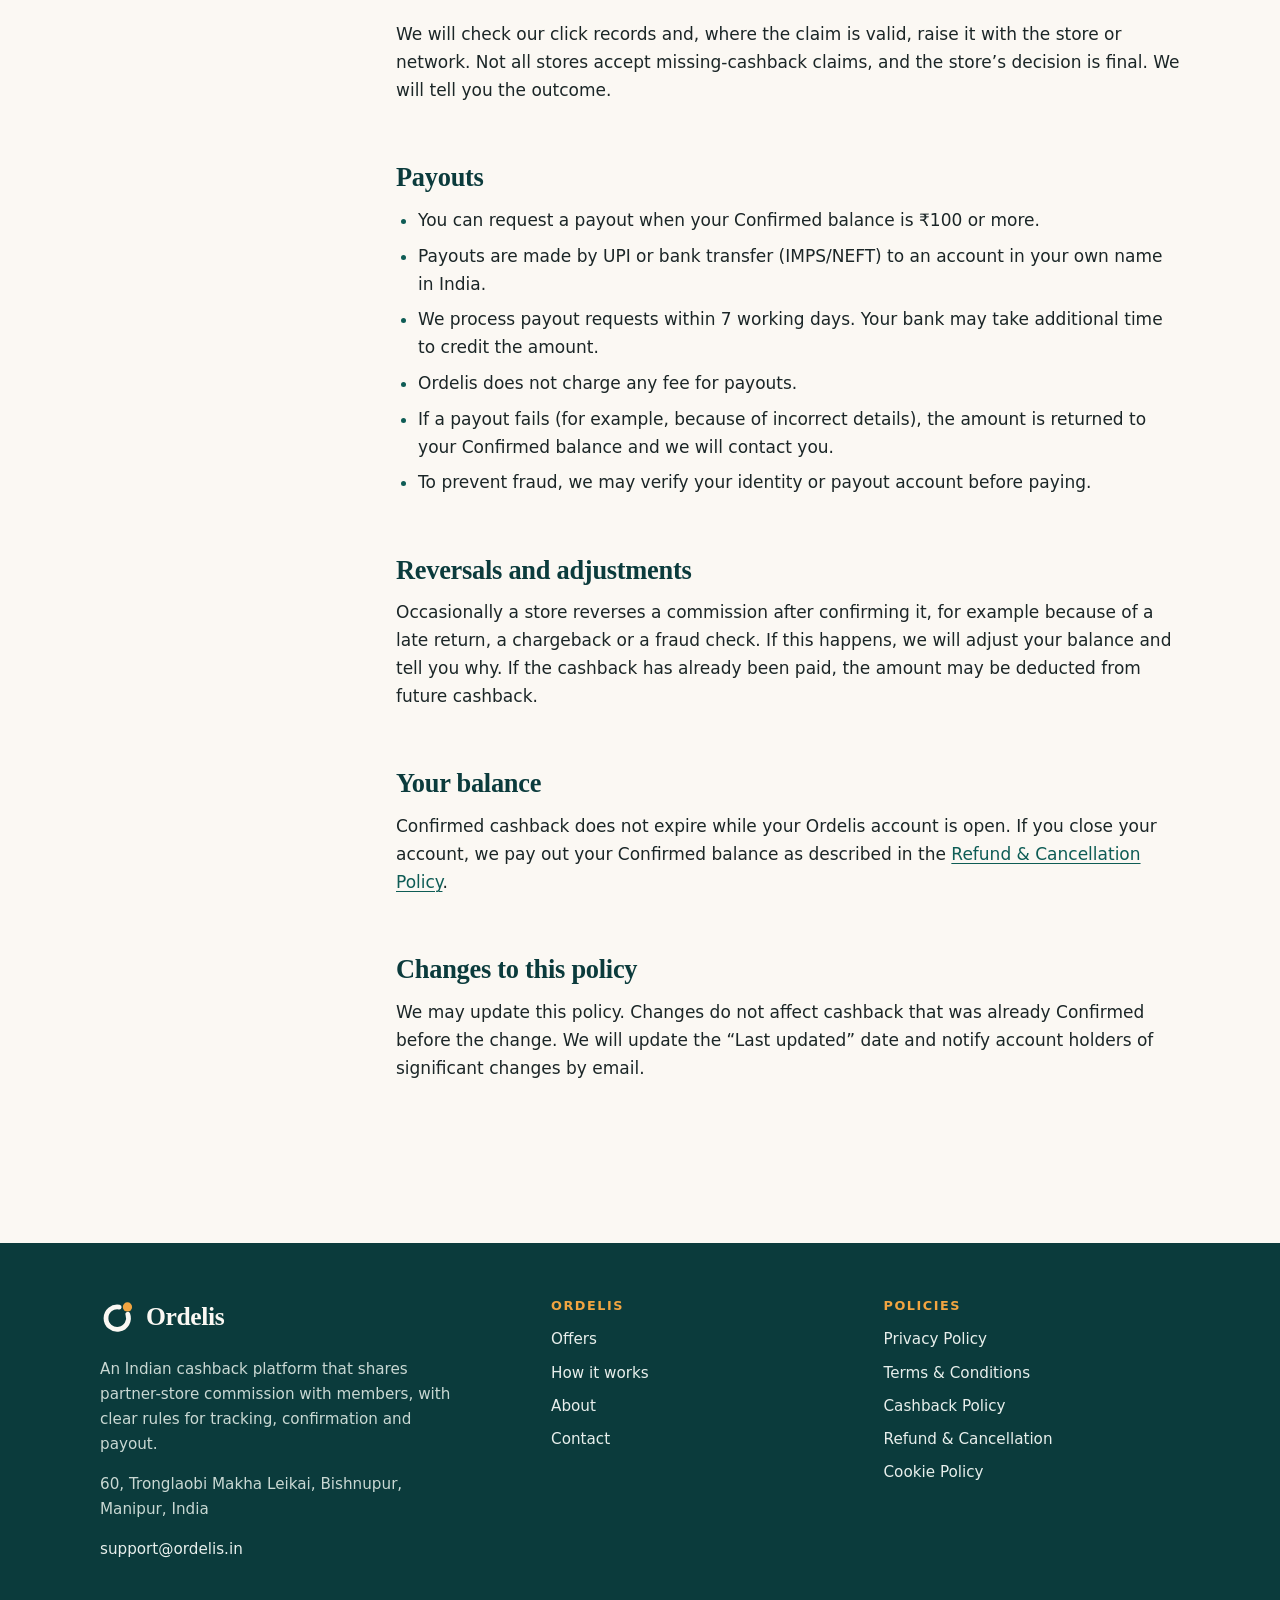
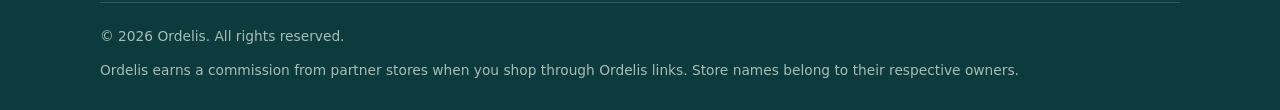
<file: cashback-policy.html>
<!doctype html>
<html lang="en-IN">
<head>
<meta charset="utf-8">
<meta name="viewport" content="width=device-width, initial-scale=1">
<meta http-equiv="Content-Security-Policy" content="default-src 'self'; script-src 'self'; style-src 'self'; img-src 'self' data:; font-src 'self'; connect-src 'self'; object-src 'none'; base-uri 'self'; form-action 'self' mailto:; upgrade-insecure-requests">
<meta name="referrer" content="strict-origin-when-cross-origin">
<title>Cashback Policy — Ordelis</title>
<meta name="description" content="Ordelis cashback rules: eligibility, tracking, Pending and Confirmed statuses, validation timelines, rejection reasons, missing claims and payouts.">
<meta name="robots" content="index, follow">
<link rel="canonical" href="https://ordelis.in/cashback-policy.html">
<meta name="theme-color" content="#0B3B3C">
<meta name="author" content="Ordelis">
<meta property="og:type" content="website">
<meta property="og:site_name" content="Ordelis">
<meta property="og:locale" content="en_IN">
<meta property="og:title" content="Cashback Policy — Ordelis">
<meta property="og:description" content="Ordelis cashback rules: eligibility, tracking, Pending and Confirmed statuses, validation timelines, rejection reasons, missing claims and payouts.">
<meta property="og:url" content="https://ordelis.in/cashback-policy.html">
<meta property="og:image" content="https://ordelis.in/assets/img/og-image.png">
<meta property="og:image:width" content="1200">
<meta property="og:image:height" content="630">
<meta property="og:image:alt" content="Ordelis — cashback on your online shopping, with clear rules">
<meta name="twitter:card" content="summary_large_image">
<meta name="twitter:title" content="Cashback Policy — Ordelis">
<meta name="twitter:description" content="Ordelis cashback rules: eligibility, tracking, Pending and Confirmed statuses, validation timelines, rejection reasons, missing claims and payouts.">
<meta name="twitter:image" content="https://ordelis.in/assets/img/og-image.png">
<link rel="icon" href="favicon.ico" sizes="48x48">
<link rel="icon" href="favicon.svg" type="image/svg+xml">
<link rel="apple-touch-icon" href="apple-touch-icon.png">
<link rel="manifest" href="site.webmanifest">
<link rel="stylesheet" href="assets/css/styles.css">
<script src="assets/js/main.js" defer></script>
</head>
<body>
<a class="skip-link" href="#main">Skip to content</a>
<header class="site-header">
  <div class="wrap header-inner">
    <a class="brand" href="index.html" aria-label="Ordelis home">
      <img src="assets/img/logo-mark.svg" alt="" width="36" height="36">
      <span>Ordelis</span>
    </a>
    <button class="nav-toggle" type="button" aria-expanded="false" aria-controls="site-nav">
      <svg viewBox="0 0 24 24" fill="none" stroke="currentColor" stroke-width="1.7" stroke-linecap="round" stroke-linejoin="round" aria-hidden="true" focusable="false"><path d="M4 7h16M4 12h16M4 17h16"/></svg><span class="nav-toggle-label">Menu</span>
    </button>
    <nav class="site-nav" id="site-nav" aria-label="Main">
      <ul><li><a href="index.html">Home</a></li><li><a href="offers.html">Offers</a></li><li><a href="how-it-works.html">How it works</a></li><li><a href="about.html">About</a></li><li><a href="contact.html" class="nav-cta">Contact</a></li></ul>
    </nav>
  </div>
</header>
<main id="main">
<section class="page-head">
  <div class="wrap">
    <nav class="crumbs" aria-label="Breadcrumb"><ol><li><a href="index.html">Home</a></li><li aria-current="page">Cashback Policy</li></ol></nav>
    <h1>Cashback Policy</h1>
    <p class="lede">When cashback is earned, how it is tracked and validated, and how it is paid.</p><p class="updated">Last updated: 11 October 2026</p>
  </div>
</section>
<section class="section">
  <div class="wrap legal-layout">
    <nav class="toc" aria-label="On this page"><p>On this page</p><ol><li><a href="#overview">Overview</a></li><li><a href="#when-you-earn-cashback">When you earn cashback</a></li><li><a href="#rates-and-offer-conditions">Rates and offer conditions</a></li><li><a href="#tracking">Tracking</a></li><li><a href="#cashback-statuses">Cashback statuses</a></li><li><a href="#validation">Validation</a></li><li><a href="#why-cashback-may-be-rejected">Why cashback may be rejected</a></li><li><a href="#missing-cashback-claims">Missing cashback claims</a></li><li><a href="#payouts">Payouts</a></li><li><a href="#reversals-and-adjustments">Reversals and adjustments</a></li><li><a href="#your-balance">Your balance</a></li><li><a href="#changes-to-this-policy">Changes to this policy</a></li></ol></nav>
    <div class="prose">
<h2 id="overview">Overview</h2>
<p>This policy explains when you earn cashback on Ordelis, how it is tracked and validated, and how and when it is paid. It forms part of our <a href="terms.html">Terms &amp; Conditions</a>. In short: <strong>Ordelis pays cashback only on purchases that a store tracks, confirms and pays commission on.</strong></p>
<h2 id="when-you-earn-cashback">When you earn cashback</h2>
<p>A purchase is eligible when all of the following are true:</p>
<ul>
<li>you were signed in to your Ordelis account and clicked through to the store from an Ordelis link;</li>
<li>you completed the purchase in the same session, without visiting another cashback, coupon, comparison or deals website or app in between;</li>
<li>the products, payment method and any coupon you used are allowed under the offer’s conditions; and</li>
<li>the order is not cancelled, returned or exchanged, and the store confirms it.</li>
</ul>
<h2 id="rates-and-offer-conditions">Rates and offer conditions</h2>
<ul>
<li>Each offer shows its cashback rate and main conditions. The rate shown when you click is the rate that applies, subject to the store’s confirmation.</li>
<li>“Up to” means the highest rate available at that store; some categories or products earn less or nothing.</li>
<li>Cashback is usually calculated on the order value after discounts, excluding taxes, shipping, gift-wrap and other charges, unless the offer says otherwise.</li>
<li>Stores can change rates and exclusions. Always check the offer just before you click.</li>
</ul>
<h2 id="tracking">Tracking</h2>
<p>When you click an Ordelis link, the store or its affiliate network records a click reference, usually in a cookie on the store’s website. If the reference is lost, the store cannot credit Ordelis and cashback cannot be paid. To help tracking work:</p>
<ul>
<li>allow cookies and pause ad blockers or privacy extensions on the store’s website while you shop;</li>
<li>avoid private or incognito windows unless you complete the whole purchase in that window;</li>
<li>start a fresh visit from Ordelis each time you buy; and</li>
<li>if the offer is for the store’s app, make sure the link opens the app, and vice versa.</li>
</ul>
<p>Tracked orders normally appear in your account within 72 hours.</p>
<h2 id="cashback-statuses">Cashback statuses</h2>
<div class="table-wrap"><table>
<thead><tr><th scope="col">Status</th><th scope="col">What it means</th><th scope="col">Can be withdrawn?</th></tr></thead>
<tbody>
<tr><td>Pending</td><td>The store has reported your order. The amount is an estimate until the store validates it.</td><td>No</td></tr>
<tr><td>Confirmed</td><td>The store has approved the order and the commission is payable to Ordelis.</td><td>Yes, once your Confirmed balance reaches ₹100</td></tr>
<tr><td>Paid</td><td>We have sent the cashback to your UPI ID or bank account.</td><td>Already paid</td></tr>
<tr><td>Rejected</td><td>The store declined the commission. We show the reason the store gives.</td><td>No</td></tr>
</tbody></table></div>
<h2 id="validation">Validation</h2>
<p>Stores validate orders after their return and cancellation window has closed, and after checking for cancellations, returns and policy breaches. This usually takes 30 to 90 days from the order date, and can be longer for travel, services and some large purchases. Ordelis does not control the timing, but we update your status as soon as the store reports a decision.</p>
<p>If the store confirms only part of an order (for example, after a partial return), your cashback is adjusted to match.</p>
<h2 id="why-cashback-may-be-rejected">Why cashback may be rejected</h2>
<ul>
<li>The order was cancelled, returned, exchanged or not delivered.</li>
<li>A coupon or discount code not listed in the offer was used.</li>
<li>The products, category or payment method are excluded from the offer.</li>
<li>The purchase was not tracked to Ordelis, for example because of an ad blocker or a visit through another website.</li>
<li>The store flagged the order as duplicate, bulk, resale or fraudulent.</li>
<li>The store or network did not pay the commission to Ordelis.</li>
</ul>
<h2 id="missing-cashback-claims">Missing cashback claims</h2>
<p>If a purchase doesn’t appear in your account within 72 hours, email <a href="mailto:support@ordelis.in">support@ordelis.in</a> within 30 days of the order date with:</p>
<ul>
<li>the store name and the date and time of the order;</li>
<li>the order ID and order value;</li>
<li>a copy or screenshot of the order confirmation or invoice (please hide payment details); and</li>
<li>the email address of your Ordelis account.</li>
</ul>
<p>We will check our click records and, where the claim is valid, raise it with the store or network. Not all stores accept missing-cashback claims, and the store’s decision is final. We will tell you the outcome.</p>
<h2 id="payouts">Payouts</h2>
<ul>
<li>You can request a payout when your Confirmed balance is ₹100 or more.</li>
<li>Payouts are made by UPI or bank transfer (IMPS/NEFT) to an account in your own name in India.</li>
<li>We process payout requests within 7 working days. Your bank may take additional time to credit the amount.</li>
<li>Ordelis does not charge any fee for payouts.</li>
<li>If a payout fails (for example, because of incorrect details), the amount is returned to your Confirmed balance and we will contact you.</li>
<li>To prevent fraud, we may verify your identity or payout account before paying.</li>
</ul>
<h2 id="reversals-and-adjustments">Reversals and adjustments</h2>
<p>Occasionally a store reverses a commission after confirming it, for example because of a late return, a chargeback or a fraud check. If this happens, we will adjust your balance and tell you why. If the cashback has already been paid, the amount may be deducted from future cashback.</p>
<h2 id="your-balance">Your balance</h2>
<p>Confirmed cashback does not expire while your Ordelis account is open. If you close your account, we pay out your Confirmed balance as described in the <a href="refund-policy.html">Refund &amp; Cancellation Policy</a>.</p>
<h2 id="changes-to-this-policy">Changes to this policy</h2>
<p>We may update this policy. Changes do not affect cashback that was already Confirmed before the change. We will update the “Last updated” date and notify account holders of significant changes by email.</p>

    </div>
  </div>
</section>
</main>
<footer class="site-footer">
  <div class="wrap">
    <div class="footer-grid">
      <div class="footer-brand">
        <a class="brand" href="index.html" aria-label="Ordelis home">
          <img src="assets/img/logo-mark-light.svg" alt="" width="36" height="36">
          <span>Ordelis</span>
        </a>
        <p>An Indian cashback platform that shares partner-store commission with members, with clear rules for tracking, confirmation and payout.</p>
        <address class="footer-address">60, Tronglaobi Makha Leikai, Bishnupur, Manipur, India</address>
        <p class="mb-0"><a href="mailto:support@ordelis.in">support@ordelis.in</a></p>
      </div>
      <div>
        <h2>Ordelis</h2>
        <ul><li><a href="offers.html">Offers</a></li><li><a href="how-it-works.html">How it works</a></li><li><a href="about.html">About</a></li><li><a href="contact.html">Contact</a></li></ul>
      </div>
      <div>
        <h2>Policies</h2>
        <ul><li><a href="privacy-policy.html">Privacy Policy</a></li><li><a href="terms.html">Terms &amp; Conditions</a></li><li><a href="cashback-policy.html">Cashback Policy</a></li><li><a href="refund-policy.html">Refund &amp; Cancellation</a></li><li><a href="cookie-policy.html">Cookie Policy</a></li></ul>
      </div>
    </div>
    <div class="footer-bottom">
      <p>&copy; 2026 Ordelis. All rights reserved.</p>
      <p>Ordelis earns a commission from partner stores when you shop through Ordelis links. Store names belong to their respective owners.</p>
    </div>
  </div>
</footer>
</body>
</html>
</file>
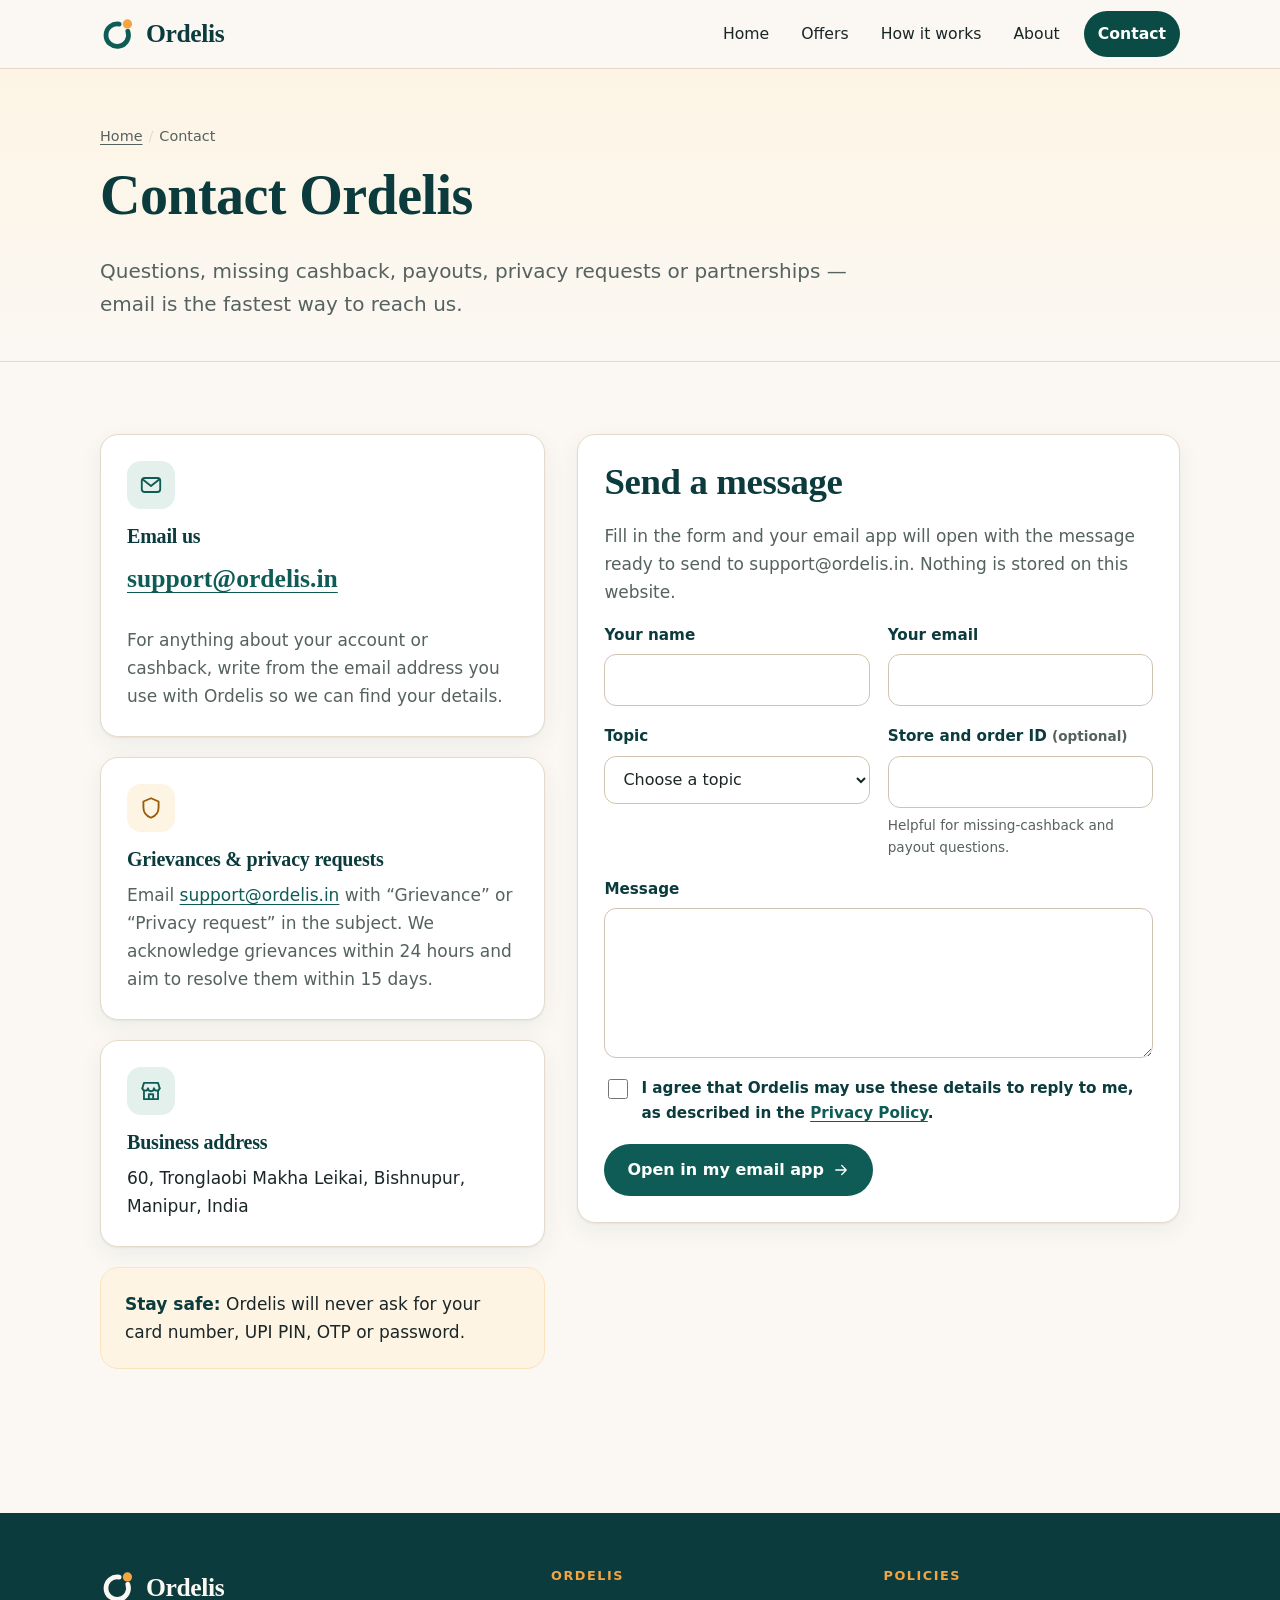
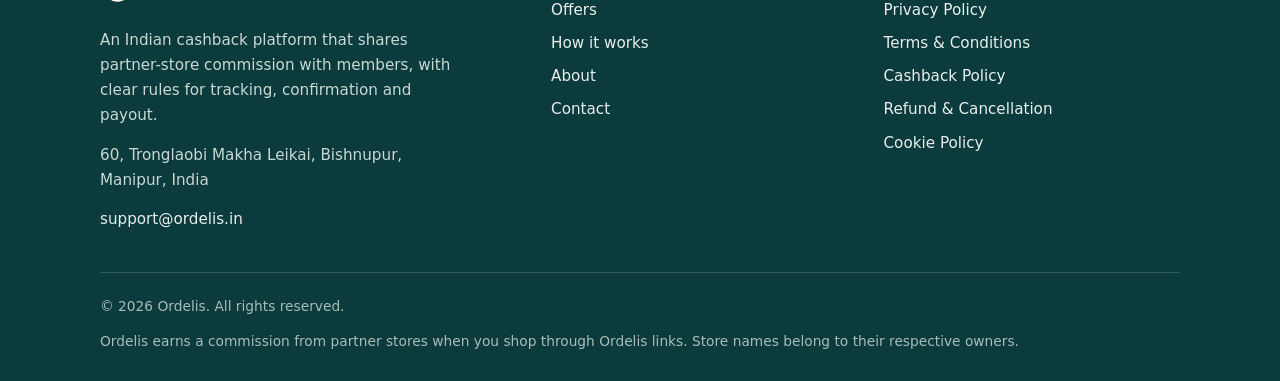
<file: contact.html>
<!doctype html>
<html lang="en-IN">
<head>
<meta charset="utf-8">
<meta name="viewport" content="width=device-width, initial-scale=1">
<meta http-equiv="Content-Security-Policy" content="default-src 'self'; script-src 'self'; style-src 'self'; img-src 'self' data:; font-src 'self'; connect-src 'self'; object-src 'none'; base-uri 'self'; form-action 'self' mailto:; upgrade-insecure-requests">
<meta name="referrer" content="strict-origin-when-cross-origin">
<title>Contact Ordelis — Support, Missing Cashback &amp; Grievances</title>
<meta name="description" content="Contact Ordelis by email at support@ordelis.in for cashback questions, missing-cashback claims, payouts, privacy requests and grievances.">
<meta name="robots" content="index, follow">
<link rel="canonical" href="https://ordelis.in/contact.html">
<meta name="theme-color" content="#0B3B3C">
<meta name="author" content="Ordelis">
<meta property="og:type" content="website">
<meta property="og:site_name" content="Ordelis">
<meta property="og:locale" content="en_IN">
<meta property="og:title" content="Contact Ordelis — Support, Missing Cashback &amp; Grievances">
<meta property="og:description" content="Contact Ordelis by email at support@ordelis.in for cashback questions, missing-cashback claims, payouts, privacy requests and grievances.">
<meta property="og:url" content="https://ordelis.in/contact.html">
<meta property="og:image" content="https://ordelis.in/assets/img/og-image.png">
<meta property="og:image:width" content="1200">
<meta property="og:image:height" content="630">
<meta property="og:image:alt" content="Ordelis — cashback on your online shopping, with clear rules">
<meta name="twitter:card" content="summary_large_image">
<meta name="twitter:title" content="Contact Ordelis — Support, Missing Cashback &amp; Grievances">
<meta name="twitter:description" content="Contact Ordelis by email at support@ordelis.in for cashback questions, missing-cashback claims, payouts, privacy requests and grievances.">
<meta name="twitter:image" content="https://ordelis.in/assets/img/og-image.png">
<link rel="icon" href="favicon.ico" sizes="48x48">
<link rel="icon" href="favicon.svg" type="image/svg+xml">
<link rel="apple-touch-icon" href="apple-touch-icon.png">
<link rel="manifest" href="site.webmanifest">
<link rel="stylesheet" href="assets/css/styles.css">
<script src="assets/js/main.js" defer></script>
<script type="application/ld+json">[{"@context":"https://schema.org","@type":"ContactPage","name":"Contact Ordelis","url":"https://ordelis.in/contact.html","mainEntity":{"@type":"Organization","name":"Ordelis","email":"support@ordelis.in","address":{"@type":"PostalAddress","streetAddress":"60, Tronglaobi Makha Leikai","addressLocality":"Bishnupur","addressRegion":"Manipur","addressCountry":"IN"},"url":"https://ordelis.in/"}}]</script>
</head>
<body>
<a class="skip-link" href="#main">Skip to content</a>
<header class="site-header">
  <div class="wrap header-inner">
    <a class="brand" href="index.html" aria-label="Ordelis home">
      <img src="assets/img/logo-mark.svg" alt="" width="36" height="36">
      <span>Ordelis</span>
    </a>
    <button class="nav-toggle" type="button" aria-expanded="false" aria-controls="site-nav">
      <svg viewBox="0 0 24 24" fill="none" stroke="currentColor" stroke-width="1.7" stroke-linecap="round" stroke-linejoin="round" aria-hidden="true" focusable="false"><path d="M4 7h16M4 12h16M4 17h16"/></svg><span class="nav-toggle-label">Menu</span>
    </button>
    <nav class="site-nav" id="site-nav" aria-label="Main">
      <ul><li><a href="index.html">Home</a></li><li><a href="offers.html">Offers</a></li><li><a href="how-it-works.html">How it works</a></li><li><a href="about.html">About</a></li><li><a href="contact.html" class="nav-cta" aria-current="page">Contact</a></li></ul>
    </nav>
  </div>
</header>
<main id="main">
<section class="page-head">
  <div class="wrap">
    <nav class="crumbs" aria-label="Breadcrumb"><ol><li><a href="index.html">Home</a></li><li aria-current="page">Contact</li></ol></nav>
    <h1>Contact Ordelis</h1>
    <p class="lede">Questions, missing cashback, payouts, privacy requests or partnerships — email is the fastest way to reach us.</p>
  </div>
</section>
<section class="section">
  <div class="wrap contact-grid">
    <div class="grid">
      <div class="card">
        <div class="icon"><svg viewBox="0 0 24 24" fill="none" stroke="currentColor" stroke-width="1.7" stroke-linecap="round" stroke-linejoin="round" aria-hidden="true" focusable="false"><rect x="3.5" y="5.5" width="17" height="13" rx="2.5"/><path d="M4.5 7l7.5 6 7.5-6"/></svg></div>
        <h2 class="h3">Email us</h2>
        <p class="contact-email"><a href="mailto:support@ordelis.in">support@ordelis.in</a></p>
        <p>For anything about your account or cashback, write from the email address you use with Ordelis so we can find your details.</p>
      </div>
      <div class="card">
        <div class="icon icon-warm"><svg viewBox="0 0 24 24" fill="none" stroke="currentColor" stroke-width="1.7" stroke-linecap="round" stroke-linejoin="round" aria-hidden="true" focusable="false"><path d="M12 3l7 3v5.5c0 4.3-2.9 7.9-7 9.5-4.1-1.6-7-5.2-7-9.5V6l7-3z"/></svg></div>
        <h2 class="h3">Grievances &amp; privacy requests</h2>
        <p>Email <a href="mailto:support@ordelis.in?subject=Grievance">support@ordelis.in</a> with “Grievance” or “Privacy request” in the subject. We acknowledge grievances within 24 hours and aim to resolve them within 15 days.</p>
      </div>
      <div class="card">
        <div class="icon"><svg viewBox="0 0 24 24" fill="none" stroke="currentColor" stroke-width="1.7" stroke-linecap="round" stroke-linejoin="round" aria-hidden="true" focusable="false"><path d="M4 9.5L5.5 4.5h13L20 9.5"/><path d="M4 9.5a2.7 2.7 0 0 0 5.3 0 2.7 2.7 0 0 0 5.4 0 2.7 2.7 0 0 0 5.3 0"/><path d="M5.5 12v7.5h13V12"/><path d="M10 19.5V15h4v4.5"/></svg></div>
        <h2 class="h3">Business address</h2>
        <address class="mb-0">60, Tronglaobi Makha Leikai, Bishnupur, Manipur, India</address>
      </div>
      <div class="callout">
        <p class="mb-0"><strong>Stay safe:</strong> Ordelis will never ask for your card number, UPI PIN, OTP or password.</p>
      </div>
    </div>

    <div class="card">
      <h2>Send a message</h2>
      <p>Fill in the form and your email app will open with the message ready to send to support@ordelis.in. Nothing is stored on this website.</p>
      <form id="contact-form" class="form" data-to="support@ordelis.in" action="mailto:support@ordelis.in" method="post" enctype="text/plain" novalidate>
        <div class="form-row">
          <div class="field">
            <label for="cf-name">Your name</label>
            <input id="cf-name" name="name" type="text" autocomplete="name" required maxlength="80" aria-describedby="cf-name-error">
            <p class="error" id="cf-name-error" aria-live="polite"></p>
          </div>
          <div class="field">
            <label for="cf-email">Your email</label>
            <input id="cf-email" name="email" type="email" autocomplete="email" inputmode="email" required maxlength="120" aria-describedby="cf-email-error">
            <p class="error" id="cf-email-error" aria-live="polite"></p>
          </div>
        </div>
        <div class="form-row">
          <div class="field">
            <label for="cf-topic">Topic</label>
            <select id="cf-topic" name="topic" required aria-describedby="cf-topic-error">
              <option value="">Choose a topic</option>
              <option>General question</option>
              <option>Missing cashback</option>
              <option>Payout</option>
              <option>My account</option>
              <option>Suggest a store</option>
              <option>Store or brand partnership</option>
              <option>Privacy request</option>
              <option>Grievance</option>
            </select>
            <p class="error" id="cf-topic-error" aria-live="polite"></p>
          </div>
          <div class="field">
            <label for="cf-order">Store and order ID <span class="hint">(optional)</span></label>
            <input id="cf-order" name="order" type="text" maxlength="120" aria-describedby="cf-order-hint">
            <p class="hint mb-0" id="cf-order-hint">Helpful for missing-cashback and payout questions.</p>
          </div>
        </div>
        <div class="field">
          <label for="cf-message">Message</label>
          <textarea id="cf-message" name="message" required maxlength="3000" aria-describedby="cf-message-error"></textarea>
          <p class="error" id="cf-message-error" aria-live="polite"></p>
        </div>
        <div class="field">
          <label class="consent" for="cf-consent"><input id="cf-consent" name="consent" type="checkbox" required aria-describedby="cf-consent-error"><span>I agree that Ordelis may use these details to reply to me, as described in the <a href="privacy-policy.html">Privacy Policy</a>.</span></label>
          <p class="error" id="cf-consent-error" aria-live="polite"></p>
        </div>
        <div><button class="btn btn-primary" type="submit">Open in my email app <svg viewBox="0 0 24 24" fill="none" stroke="currentColor" stroke-width="1.7" stroke-linecap="round" stroke-linejoin="round" aria-hidden="true" focusable="false"><path d="M5 12h14M13 6l6 6-6 6"/></svg></button></div>
        <div id="form-status" class="form-status" role="status" tabindex="-1" hidden>
          <p><strong>Your email app should now be open with your message.</strong> Press send there to reach us.</p>
          <p>Nothing opened? Copy the message and send it to <a href="mailto:support@ordelis.in">support@ordelis.in</a> from any email account.</p>
          <button class="btn btn-ghost" type="button" id="copy-message">Copy message</button>
        </div>
      </form>
    </div>
  </div>
</section>
</main>
<footer class="site-footer">
  <div class="wrap">
    <div class="footer-grid">
      <div class="footer-brand">
        <a class="brand" href="index.html" aria-label="Ordelis home">
          <img src="assets/img/logo-mark-light.svg" alt="" width="36" height="36">
          <span>Ordelis</span>
        </a>
        <p>An Indian cashback platform that shares partner-store commission with members, with clear rules for tracking, confirmation and payout.</p>
        <address class="footer-address">60, Tronglaobi Makha Leikai, Bishnupur, Manipur, India</address>
        <p class="mb-0"><a href="mailto:support@ordelis.in">support@ordelis.in</a></p>
      </div>
      <div>
        <h2>Ordelis</h2>
        <ul><li><a href="offers.html">Offers</a></li><li><a href="how-it-works.html">How it works</a></li><li><a href="about.html">About</a></li><li><a href="contact.html">Contact</a></li></ul>
      </div>
      <div>
        <h2>Policies</h2>
        <ul><li><a href="privacy-policy.html">Privacy Policy</a></li><li><a href="terms.html">Terms &amp; Conditions</a></li><li><a href="cashback-policy.html">Cashback Policy</a></li><li><a href="refund-policy.html">Refund &amp; Cancellation</a></li><li><a href="cookie-policy.html">Cookie Policy</a></li></ul>
      </div>
    </div>
    <div class="footer-bottom">
      <p>&copy; 2026 Ordelis. All rights reserved.</p>
      <p>Ordelis earns a commission from partner stores when you shop through Ordelis links. Store names belong to their respective owners.</p>
    </div>
  </div>
</footer>
</body>
</html>
</file>
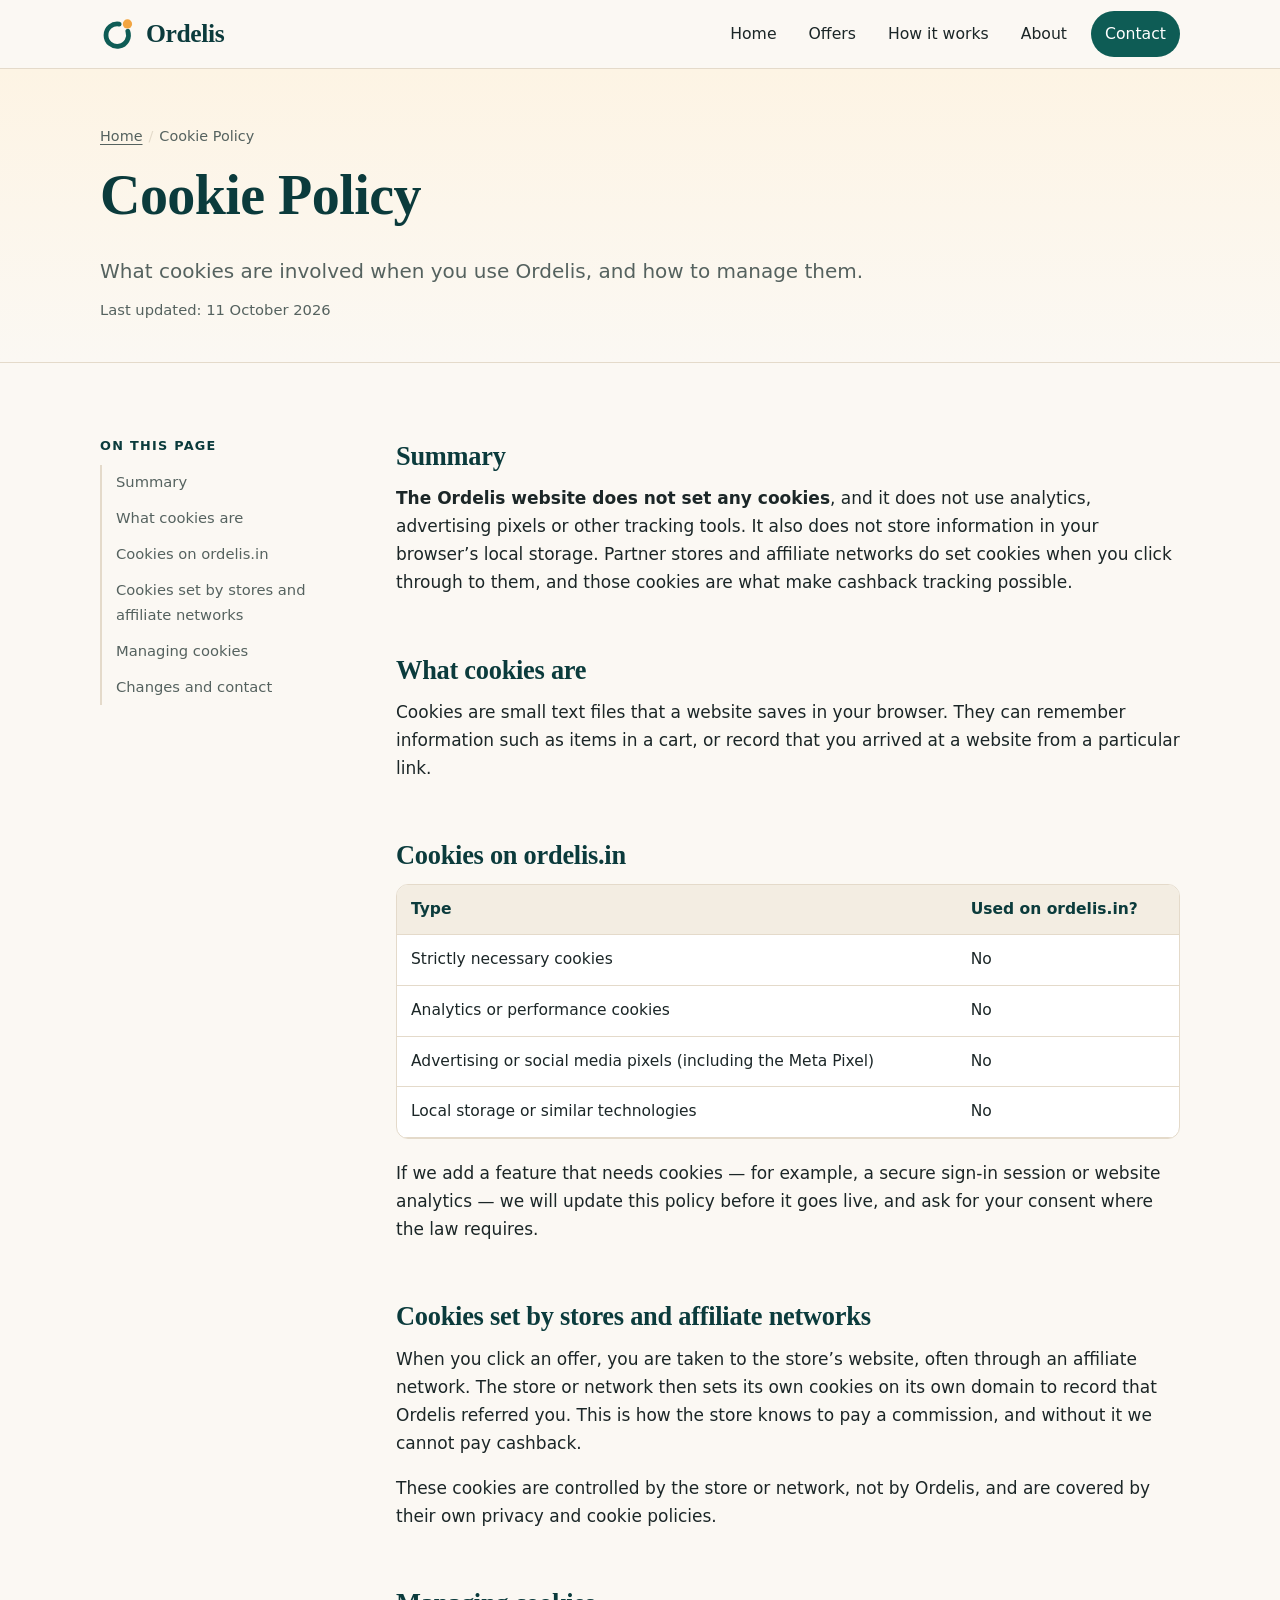
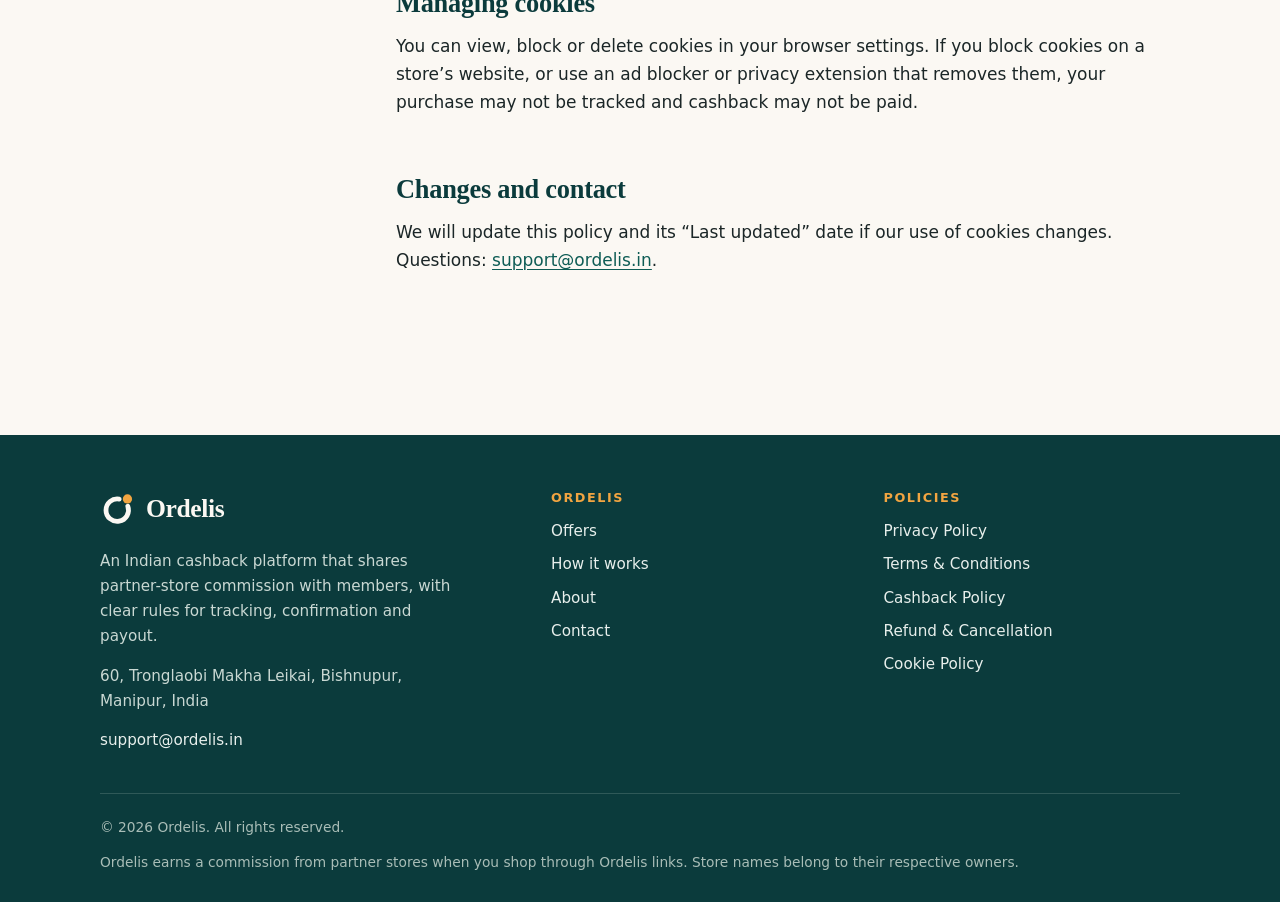
<file: cookie-policy.html>
<!doctype html>
<html lang="en-IN">
<head>
<meta charset="utf-8">
<meta name="viewport" content="width=device-width, initial-scale=1">
<meta http-equiv="Content-Security-Policy" content="default-src 'self'; script-src 'self'; style-src 'self'; img-src 'self' data:; font-src 'self'; connect-src 'self'; object-src 'none'; base-uri 'self'; form-action 'self' mailto:; upgrade-insecure-requests">
<meta name="referrer" content="strict-origin-when-cross-origin">
<title>Cookie Policy — Ordelis</title>
<meta name="description" content="The Ordelis website sets no cookies and uses no trackers. Learn how store and affiliate-network cookies make cashback tracking work.">
<meta name="robots" content="index, follow">
<link rel="canonical" href="https://ordelis.in/cookie-policy.html">
<meta name="theme-color" content="#0B3B3C">
<meta name="author" content="Ordelis">
<meta property="og:type" content="website">
<meta property="og:site_name" content="Ordelis">
<meta property="og:locale" content="en_IN">
<meta property="og:title" content="Cookie Policy — Ordelis">
<meta property="og:description" content="The Ordelis website sets no cookies and uses no trackers. Learn how store and affiliate-network cookies make cashback tracking work.">
<meta property="og:url" content="https://ordelis.in/cookie-policy.html">
<meta property="og:image" content="https://ordelis.in/assets/img/og-image.png">
<meta property="og:image:width" content="1200">
<meta property="og:image:height" content="630">
<meta property="og:image:alt" content="Ordelis — cashback on your online shopping, with clear rules">
<meta name="twitter:card" content="summary_large_image">
<meta name="twitter:title" content="Cookie Policy — Ordelis">
<meta name="twitter:description" content="The Ordelis website sets no cookies and uses no trackers. Learn how store and affiliate-network cookies make cashback tracking work.">
<meta name="twitter:image" content="https://ordelis.in/assets/img/og-image.png">
<link rel="icon" href="favicon.ico" sizes="48x48">
<link rel="icon" href="favicon.svg" type="image/svg+xml">
<link rel="apple-touch-icon" href="apple-touch-icon.png">
<link rel="manifest" href="site.webmanifest">
<link rel="stylesheet" href="assets/css/styles.css">
<script src="assets/js/main.js" defer></script>
</head>
<body>
<a class="skip-link" href="#main">Skip to content</a>
<header class="site-header">
  <div class="wrap header-inner">
    <a class="brand" href="index.html" aria-label="Ordelis home">
      <img src="assets/img/logo-mark.svg" alt="" width="36" height="36">
      <span>Ordelis</span>
    </a>
    <button class="nav-toggle" type="button" aria-expanded="false" aria-controls="site-nav">
      <svg viewBox="0 0 24 24" fill="none" stroke="currentColor" stroke-width="1.7" stroke-linecap="round" stroke-linejoin="round" aria-hidden="true" focusable="false"><path d="M4 7h16M4 12h16M4 17h16"/></svg><span class="nav-toggle-label">Menu</span>
    </button>
    <nav class="site-nav" id="site-nav" aria-label="Main">
      <ul><li><a href="index.html">Home</a></li><li><a href="offers.html">Offers</a></li><li><a href="how-it-works.html">How it works</a></li><li><a href="about.html">About</a></li><li><a href="contact.html" class="nav-cta">Contact</a></li></ul>
    </nav>
  </div>
</header>
<main id="main">
<section class="page-head">
  <div class="wrap">
    <nav class="crumbs" aria-label="Breadcrumb"><ol><li><a href="index.html">Home</a></li><li aria-current="page">Cookie Policy</li></ol></nav>
    <h1>Cookie Policy</h1>
    <p class="lede">What cookies are involved when you use Ordelis, and how to manage them.</p><p class="updated">Last updated: 11 October 2026</p>
  </div>
</section>
<section class="section">
  <div class="wrap legal-layout">
    <nav class="toc" aria-label="On this page"><p>On this page</p><ol><li><a href="#summary">Summary</a></li><li><a href="#what-cookies-are">What cookies are</a></li><li><a href="#cookies-on-ordelis-in">Cookies on ordelis.in</a></li><li><a href="#cookies-set-by-stores-and-affiliate-networks">Cookies set by stores and affiliate networks</a></li><li><a href="#managing-cookies">Managing cookies</a></li><li><a href="#changes-and-contact">Changes and contact</a></li></ol></nav>
    <div class="prose">
<h2 id="summary">Summary</h2>
<p><strong>The Ordelis website does not set any cookies</strong>, and it does not use analytics, advertising pixels or other tracking tools. It also does not store information in your browser’s local storage. Partner stores and affiliate networks do set cookies when you click through to them, and those cookies are what make cashback tracking possible.</p>
<h2 id="what-cookies-are">What cookies are</h2>
<p>Cookies are small text files that a website saves in your browser. They can remember information such as items in a cart, or record that you arrived at a website from a particular link.</p>
<h2 id="cookies-on-ordelis-in">Cookies on ordelis.in</h2>
<div class="table-wrap"><table>
<thead><tr><th scope="col">Type</th><th scope="col">Used on ordelis.in?</th></tr></thead>
<tbody>
<tr><td>Strictly necessary cookies</td><td>No</td></tr>
<tr><td>Analytics or performance cookies</td><td>No</td></tr>
<tr><td>Advertising or social media pixels (including the Meta Pixel)</td><td>No</td></tr>
<tr><td>Local storage or similar technologies</td><td>No</td></tr>
</tbody></table></div>
<p>If we add a feature that needs cookies — for example, a secure sign-in session or website analytics — we will update this policy before it goes live, and ask for your consent where the law requires.</p>
<h2 id="cookies-set-by-stores-and-affiliate-networks">Cookies set by stores and affiliate networks</h2>
<p>When you click an offer, you are taken to the store’s website, often through an affiliate network. The store or network then sets its own cookies on its own domain to record that Ordelis referred you. This is how the store knows to pay a commission, and without it we cannot pay cashback.</p>
<p>These cookies are controlled by the store or network, not by Ordelis, and are covered by their own privacy and cookie policies.</p>
<h2 id="managing-cookies">Managing cookies</h2>
<p>You can view, block or delete cookies in your browser settings. If you block cookies on a store’s website, or use an ad blocker or privacy extension that removes them, your purchase may not be tracked and cashback may not be paid.</p>
<h2 id="changes-and-contact">Changes and contact</h2>
<p>We will update this policy and its “Last updated” date if our use of cookies changes. Questions: <a href="mailto:support@ordelis.in">support@ordelis.in</a>.</p>

    </div>
  </div>
</section>
</main>
<footer class="site-footer">
  <div class="wrap">
    <div class="footer-grid">
      <div class="footer-brand">
        <a class="brand" href="index.html" aria-label="Ordelis home">
          <img src="assets/img/logo-mark-light.svg" alt="" width="36" height="36">
          <span>Ordelis</span>
        </a>
        <p>An Indian cashback platform that shares partner-store commission with members, with clear rules for tracking, confirmation and payout.</p>
        <address class="footer-address">60, Tronglaobi Makha Leikai, Bishnupur, Manipur, India</address>
        <p class="mb-0"><a href="mailto:support@ordelis.in">support@ordelis.in</a></p>
      </div>
      <div>
        <h2>Ordelis</h2>
        <ul><li><a href="offers.html">Offers</a></li><li><a href="how-it-works.html">How it works</a></li><li><a href="about.html">About</a></li><li><a href="contact.html">Contact</a></li></ul>
      </div>
      <div>
        <h2>Policies</h2>
        <ul><li><a href="privacy-policy.html">Privacy Policy</a></li><li><a href="terms.html">Terms &amp; Conditions</a></li><li><a href="cashback-policy.html">Cashback Policy</a></li><li><a href="refund-policy.html">Refund &amp; Cancellation</a></li><li><a href="cookie-policy.html">Cookie Policy</a></li></ul>
      </div>
    </div>
    <div class="footer-bottom">
      <p>&copy; 2026 Ordelis. All rights reserved.</p>
      <p>Ordelis earns a commission from partner stores when you shop through Ordelis links. Store names belong to their respective owners.</p>
    </div>
  </div>
</footer>
</body>
</html>
</file>
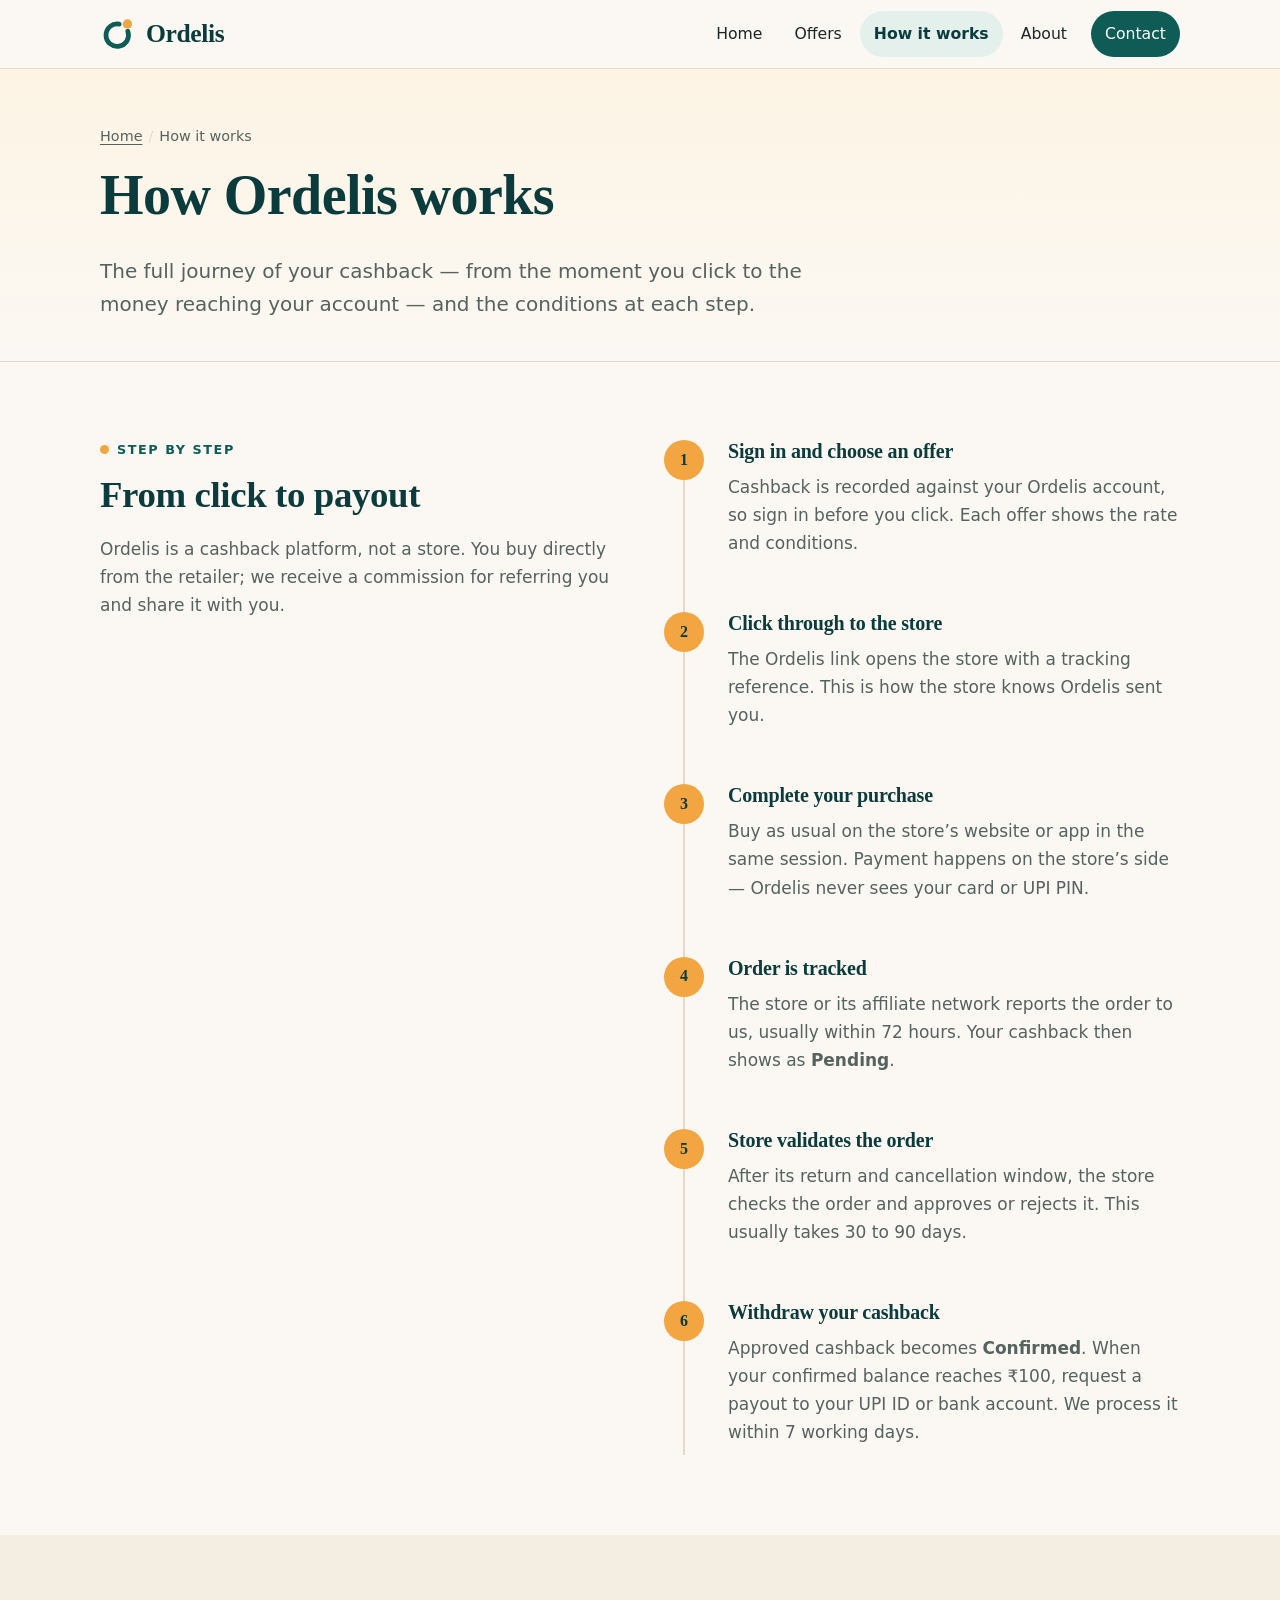
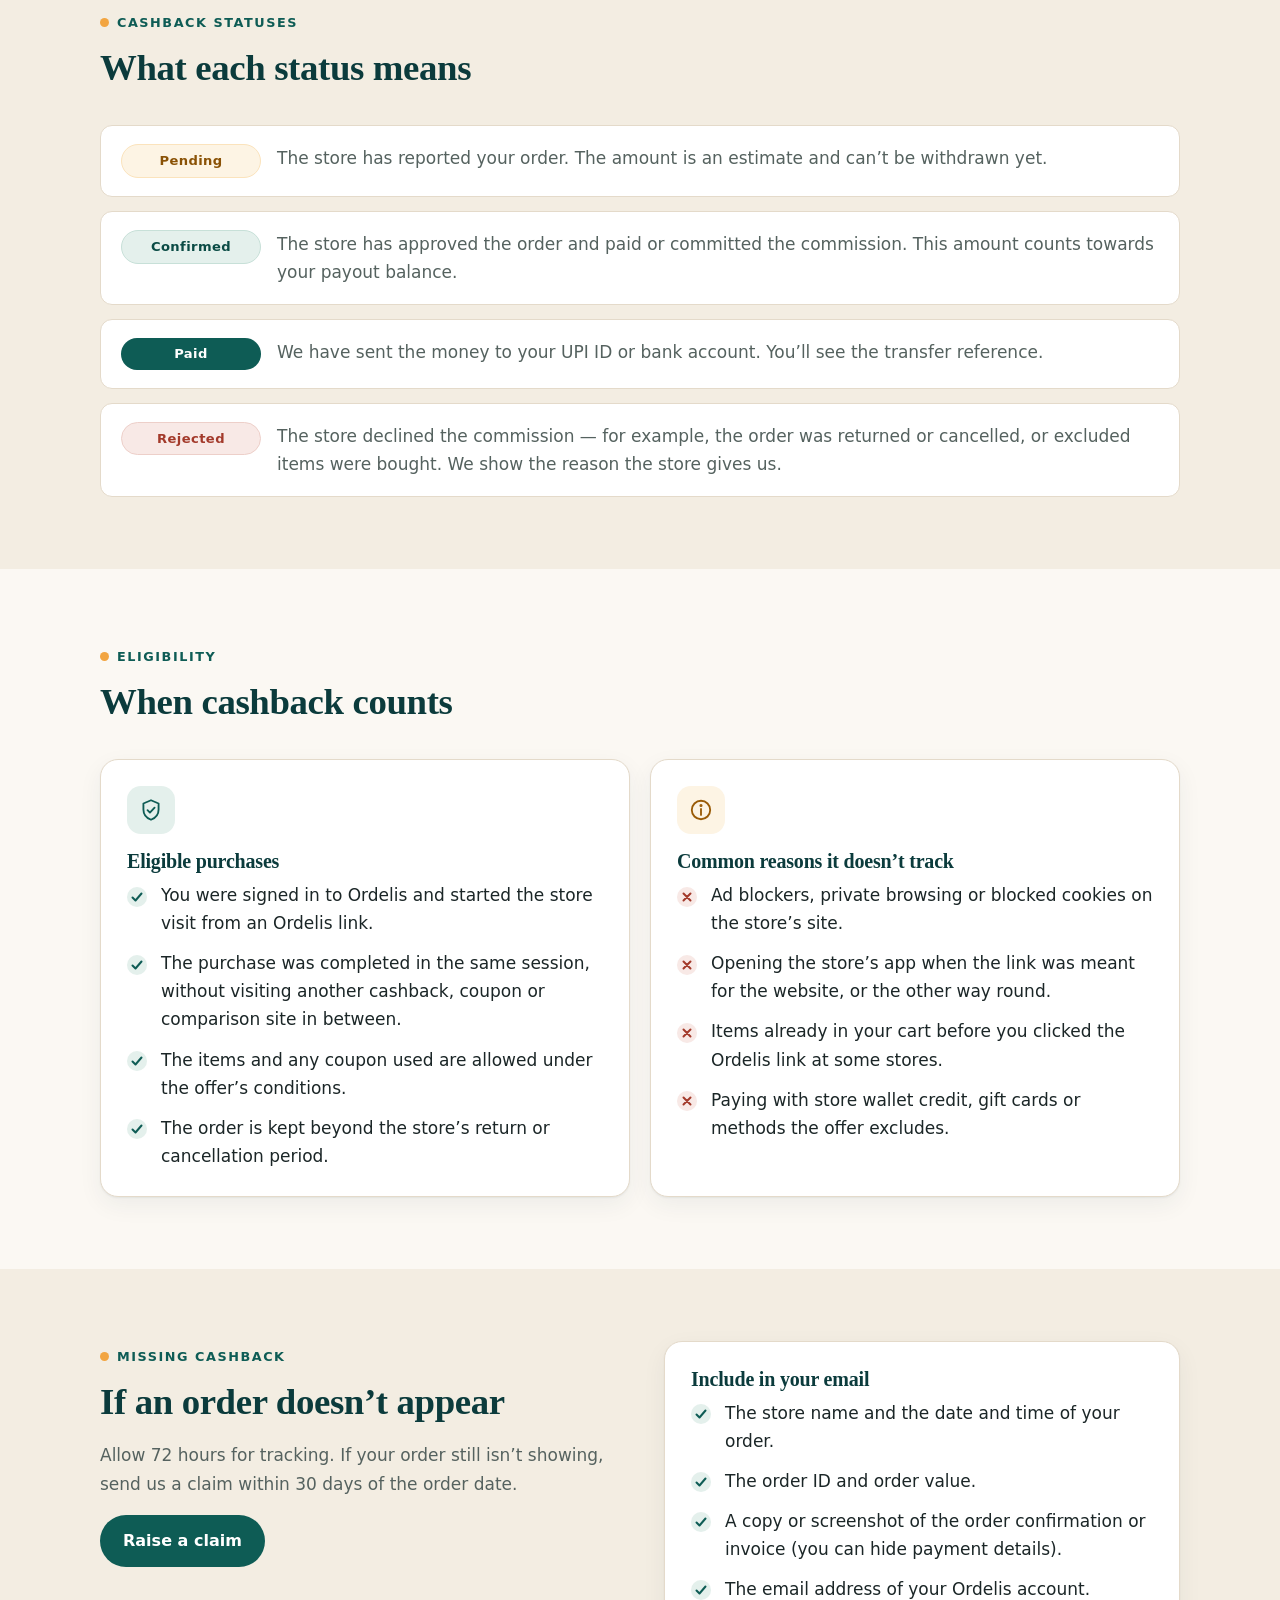
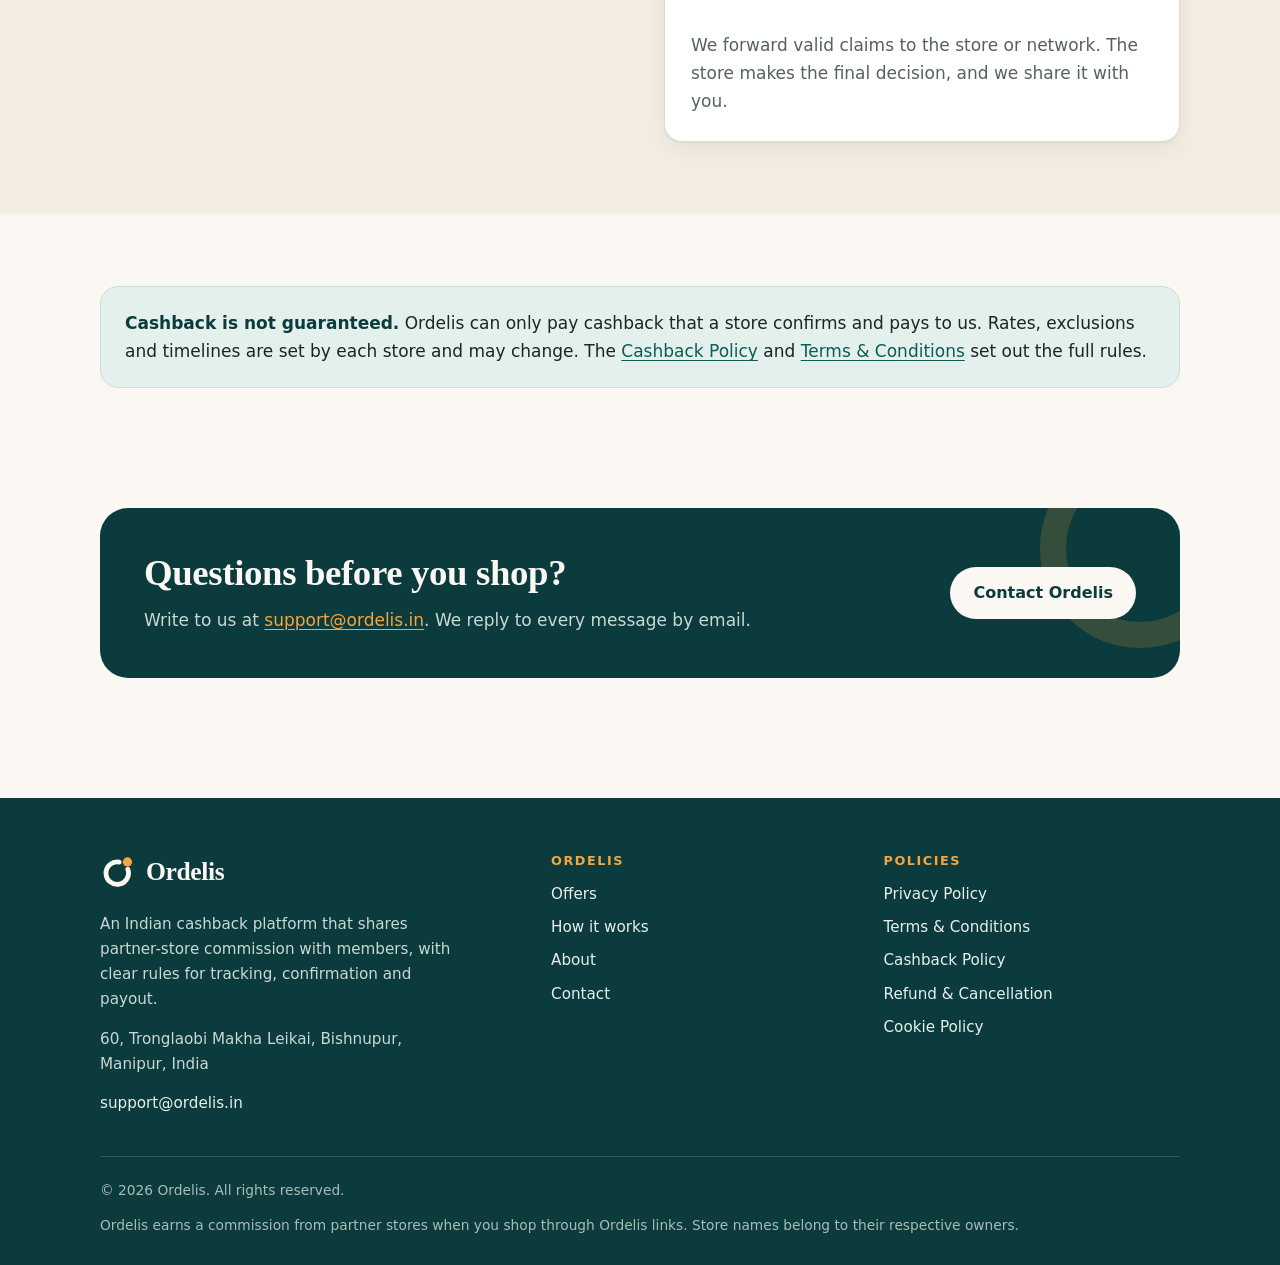
<file: how-it-works.html>
<!doctype html>
<html lang="en-IN">
<head>
<meta charset="utf-8">
<meta name="viewport" content="width=device-width, initial-scale=1">
<meta http-equiv="Content-Security-Policy" content="default-src 'self'; script-src 'self'; style-src 'self'; img-src 'self' data:; font-src 'self'; connect-src 'self'; object-src 'none'; base-uri 'self'; form-action 'self' mailto:; upgrade-insecure-requests">
<meta name="referrer" content="strict-origin-when-cross-origin">
<title>How It Works — Ordelis Cashback Tracking, Validation &amp; Payout</title>
<meta name="description" content="How Ordelis cashback works: tracking, Pending and Confirmed statuses, store validation, eligibility rules, missing-cashback claims and payouts to UPI or bank.">
<meta name="robots" content="index, follow">
<link rel="canonical" href="https://ordelis.in/how-it-works.html">
<meta name="theme-color" content="#0B3B3C">
<meta name="author" content="Ordelis">
<meta property="og:type" content="website">
<meta property="og:site_name" content="Ordelis">
<meta property="og:locale" content="en_IN">
<meta property="og:title" content="How It Works — Ordelis Cashback Tracking, Validation &amp; Payout">
<meta property="og:description" content="How Ordelis cashback works: tracking, Pending and Confirmed statuses, store validation, eligibility rules, missing-cashback claims and payouts to UPI or bank.">
<meta property="og:url" content="https://ordelis.in/how-it-works.html">
<meta property="og:image" content="https://ordelis.in/assets/img/og-image.png">
<meta property="og:image:width" content="1200">
<meta property="og:image:height" content="630">
<meta property="og:image:alt" content="Ordelis — cashback on your online shopping, with clear rules">
<meta name="twitter:card" content="summary_large_image">
<meta name="twitter:title" content="How It Works — Ordelis Cashback Tracking, Validation &amp; Payout">
<meta name="twitter:description" content="How Ordelis cashback works: tracking, Pending and Confirmed statuses, store validation, eligibility rules, missing-cashback claims and payouts to UPI or bank.">
<meta name="twitter:image" content="https://ordelis.in/assets/img/og-image.png">
<link rel="icon" href="favicon.ico" sizes="48x48">
<link rel="icon" href="favicon.svg" type="image/svg+xml">
<link rel="apple-touch-icon" href="apple-touch-icon.png">
<link rel="manifest" href="site.webmanifest">
<link rel="stylesheet" href="assets/css/styles.css">
<script src="assets/js/main.js" defer></script>
</head>
<body>
<a class="skip-link" href="#main">Skip to content</a>
<header class="site-header">
  <div class="wrap header-inner">
    <a class="brand" href="index.html" aria-label="Ordelis home">
      <img src="assets/img/logo-mark.svg" alt="" width="36" height="36">
      <span>Ordelis</span>
    </a>
    <button class="nav-toggle" type="button" aria-expanded="false" aria-controls="site-nav">
      <svg viewBox="0 0 24 24" fill="none" stroke="currentColor" stroke-width="1.7" stroke-linecap="round" stroke-linejoin="round" aria-hidden="true" focusable="false"><path d="M4 7h16M4 12h16M4 17h16"/></svg><span class="nav-toggle-label">Menu</span>
    </button>
    <nav class="site-nav" id="site-nav" aria-label="Main">
      <ul><li><a href="index.html">Home</a></li><li><a href="offers.html">Offers</a></li><li><a href="how-it-works.html" aria-current="page">How it works</a></li><li><a href="about.html">About</a></li><li><a href="contact.html" class="nav-cta">Contact</a></li></ul>
    </nav>
  </div>
</header>
<main id="main">
<section class="page-head">
  <div class="wrap">
    <nav class="crumbs" aria-label="Breadcrumb"><ol><li><a href="index.html">Home</a></li><li aria-current="page">How it works</li></ol></nav>
    <h1>How Ordelis works</h1>
    <p class="lede">The full journey of your cashback — from the moment you click to the money reaching your account — and the conditions at each step.</p>
  </div>
</section>
<section class="section">
  <div class="wrap split">
    <div>
      <p class="eyebrow">Step by step</p>
      <h2>From click to payout</h2>
      <p class="muted">Ordelis is a cashback platform, not a store. You buy directly from the retailer; we receive a commission for referring you and share it with you.</p>
    </div>
    <ol class="timeline">
      <li><span class="step-num">1</span><h3>Sign in and choose an offer</h3><p>Cashback is recorded against your Ordelis account, so sign in before you click. Each offer shows the rate and conditions.</p></li>
      <li><span class="step-num">2</span><h3>Click through to the store</h3><p>The Ordelis link opens the store with a tracking reference. This is how the store knows Ordelis sent you.</p></li>
      <li><span class="step-num">3</span><h3>Complete your purchase</h3><p>Buy as usual on the store’s website or app in the same session. Payment happens on the store’s side — Ordelis never sees your card or UPI PIN.</p></li>
      <li><span class="step-num">4</span><h3>Order is tracked</h3><p>The store or its affiliate network reports the order to us, usually within 72 hours. Your cashback then shows as <strong>Pending</strong>.</p></li>
      <li><span class="step-num">5</span><h3>Store validates the order</h3><p>After its return and cancellation window, the store checks the order and approves or rejects it. This usually takes 30 to 90 days.</p></li>
      <li><span class="step-num">6</span><h3>Withdraw your cashback</h3><p>Approved cashback becomes <strong>Confirmed</strong>. When your confirmed balance reaches ₹100, request a payout to your UPI ID or bank account. We process it within 7 working days.</p></li>
    </ol>
  </div>
</section>

<section class="section section-alt">
  <div class="wrap">
    <div class="section-head">
      <p class="eyebrow">Cashback statuses</p>
      <h2>What each status means</h2>
    </div>
    <div class="status-list">
      <div class="status"><span class="chip chip-pending">Pending</span><p>The store has reported your order. The amount is an estimate and can’t be withdrawn yet.</p></div>
      <div class="status"><span class="chip chip-confirmed">Confirmed</span><p>The store has approved the order and paid or committed the commission. This amount counts towards your payout balance.</p></div>
      <div class="status"><span class="chip chip-paid">Paid</span><p>We have sent the money to your UPI ID or bank account. You’ll see the transfer reference.</p></div>
      <div class="status"><span class="chip chip-rejected">Rejected</span><p>The store declined the commission — for example, the order was returned or cancelled, or excluded items were bought. We show the reason the store gives us.</p></div>
    </div>
  </div>
</section>

<section class="section">
  <div class="wrap">
    <div class="section-head">
      <p class="eyebrow">Eligibility</p>
      <h2>When cashback counts</h2>
    </div>
    <div class="grid grid-2">
      <div class="card">
        <div class="icon"><svg viewBox="0 0 24 24" fill="none" stroke="currentColor" stroke-width="1.7" stroke-linecap="round" stroke-linejoin="round" aria-hidden="true" focusable="false"><path d="M12 3l7 3v5.5c0 4.3-2.9 7.9-7 9.5-4.1-1.6-7-5.2-7-9.5V6l7-3z"/><path d="M8.8 12.2l2.2 2.2 4.3-4.6"/></svg></div>
        <h3>Eligible purchases</h3>
        <ul class="checklist">
          <li>You were signed in to Ordelis and started the store visit from an Ordelis link.</li>
          <li>The purchase was completed in the same session, without visiting another cashback, coupon or comparison site in between.</li>
          <li>The items and any coupon used are allowed under the offer’s conditions.</li>
          <li>The order is kept beyond the store’s return or cancellation period.</li>
        </ul>
      </div>
      <div class="card">
        <div class="icon icon-warm"><svg viewBox="0 0 24 24" fill="none" stroke="currentColor" stroke-width="1.7" stroke-linecap="round" stroke-linejoin="round" aria-hidden="true" focusable="false"><circle cx="12" cy="12" r="8.5"/><path d="M12 11v5.5"/><circle cx="12" cy="7.8" r=".6" fill="currentColor"/></svg></div>
        <h3>Common reasons it doesn’t track</h3>
        <ul class="checklist cross">
          <li>Ad blockers, private browsing or blocked cookies on the store’s site.</li>
          <li>Opening the store’s app when the link was meant for the website, or the other way round.</li>
          <li>Items already in your cart before you clicked the Ordelis link at some stores.</li>
          <li>Paying with store wallet credit, gift cards or methods the offer excludes.</li>
        </ul>
      </div>
    </div>
  </div>
</section>

<section class="section section-alt">
  <div class="wrap split">
    <div>
      <p class="eyebrow">Missing cashback</p>
      <h2>If an order doesn’t appear</h2>
      <p class="muted">Allow 72 hours for tracking. If your order still isn’t showing, send us a claim within 30 days of the order date.</p>
      <a class="btn btn-primary" href="contact.html">Raise a claim</a>
    </div>
    <div class="card">
      <h3>Include in your email</h3>
      <ul class="checklist">
        <li>The store name and the date and time of your order.</li>
        <li>The order ID and order value.</li>
        <li>A copy or screenshot of the order confirmation or invoice (you can hide payment details).</li>
        <li>The email address of your Ordelis account.</li>
      </ul>
      <p class="mt-2 mb-0">We forward valid claims to the store or network. The store makes the final decision, and we share it with you.</p>
    </div>
  </div>
</section>

<section class="section">
  <div class="wrap">
    <div class="callout callout-teal">
      <p><strong>Cashback is not guaranteed.</strong> Ordelis can only pay cashback that a store confirms and pays to us. Rates, exclusions and timelines are set by each store and may change. The <a href="cashback-policy.html">Cashback Policy</a> and <a href="terms.html">Terms &amp; Conditions</a> set out the full rules.</p>
    </div>
  </div>
</section>
<section class="section-sm">
  <div class="wrap">
    <div class="cta-band">
      <div>
        <h2>Questions before you shop?</h2>
        <p>Write to us at <a class="link-light" href="mailto:support@ordelis.in">support@ordelis.in</a>. We reply to every message by email.</p>
      </div>
      <div class="btn-row"><a class="btn btn-light" href="contact.html">Contact Ordelis</a></div>
    </div>
  </div>
</section>
</main>
<footer class="site-footer">
  <div class="wrap">
    <div class="footer-grid">
      <div class="footer-brand">
        <a class="brand" href="index.html" aria-label="Ordelis home">
          <img src="assets/img/logo-mark-light.svg" alt="" width="36" height="36">
          <span>Ordelis</span>
        </a>
        <p>An Indian cashback platform that shares partner-store commission with members, with clear rules for tracking, confirmation and payout.</p>
        <address class="footer-address">60, Tronglaobi Makha Leikai, Bishnupur, Manipur, India</address>
        <p class="mb-0"><a href="mailto:support@ordelis.in">support@ordelis.in</a></p>
      </div>
      <div>
        <h2>Ordelis</h2>
        <ul><li><a href="offers.html">Offers</a></li><li><a href="how-it-works.html">How it works</a></li><li><a href="about.html">About</a></li><li><a href="contact.html">Contact</a></li></ul>
      </div>
      <div>
        <h2>Policies</h2>
        <ul><li><a href="privacy-policy.html">Privacy Policy</a></li><li><a href="terms.html">Terms &amp; Conditions</a></li><li><a href="cashback-policy.html">Cashback Policy</a></li><li><a href="refund-policy.html">Refund &amp; Cancellation</a></li><li><a href="cookie-policy.html">Cookie Policy</a></li></ul>
      </div>
    </div>
    <div class="footer-bottom">
      <p>&copy; 2026 Ordelis. All rights reserved.</p>
      <p>Ordelis earns a commission from partner stores when you shop through Ordelis links. Store names belong to their respective owners.</p>
    </div>
  </div>
</footer>
</body>
</html>
</file>
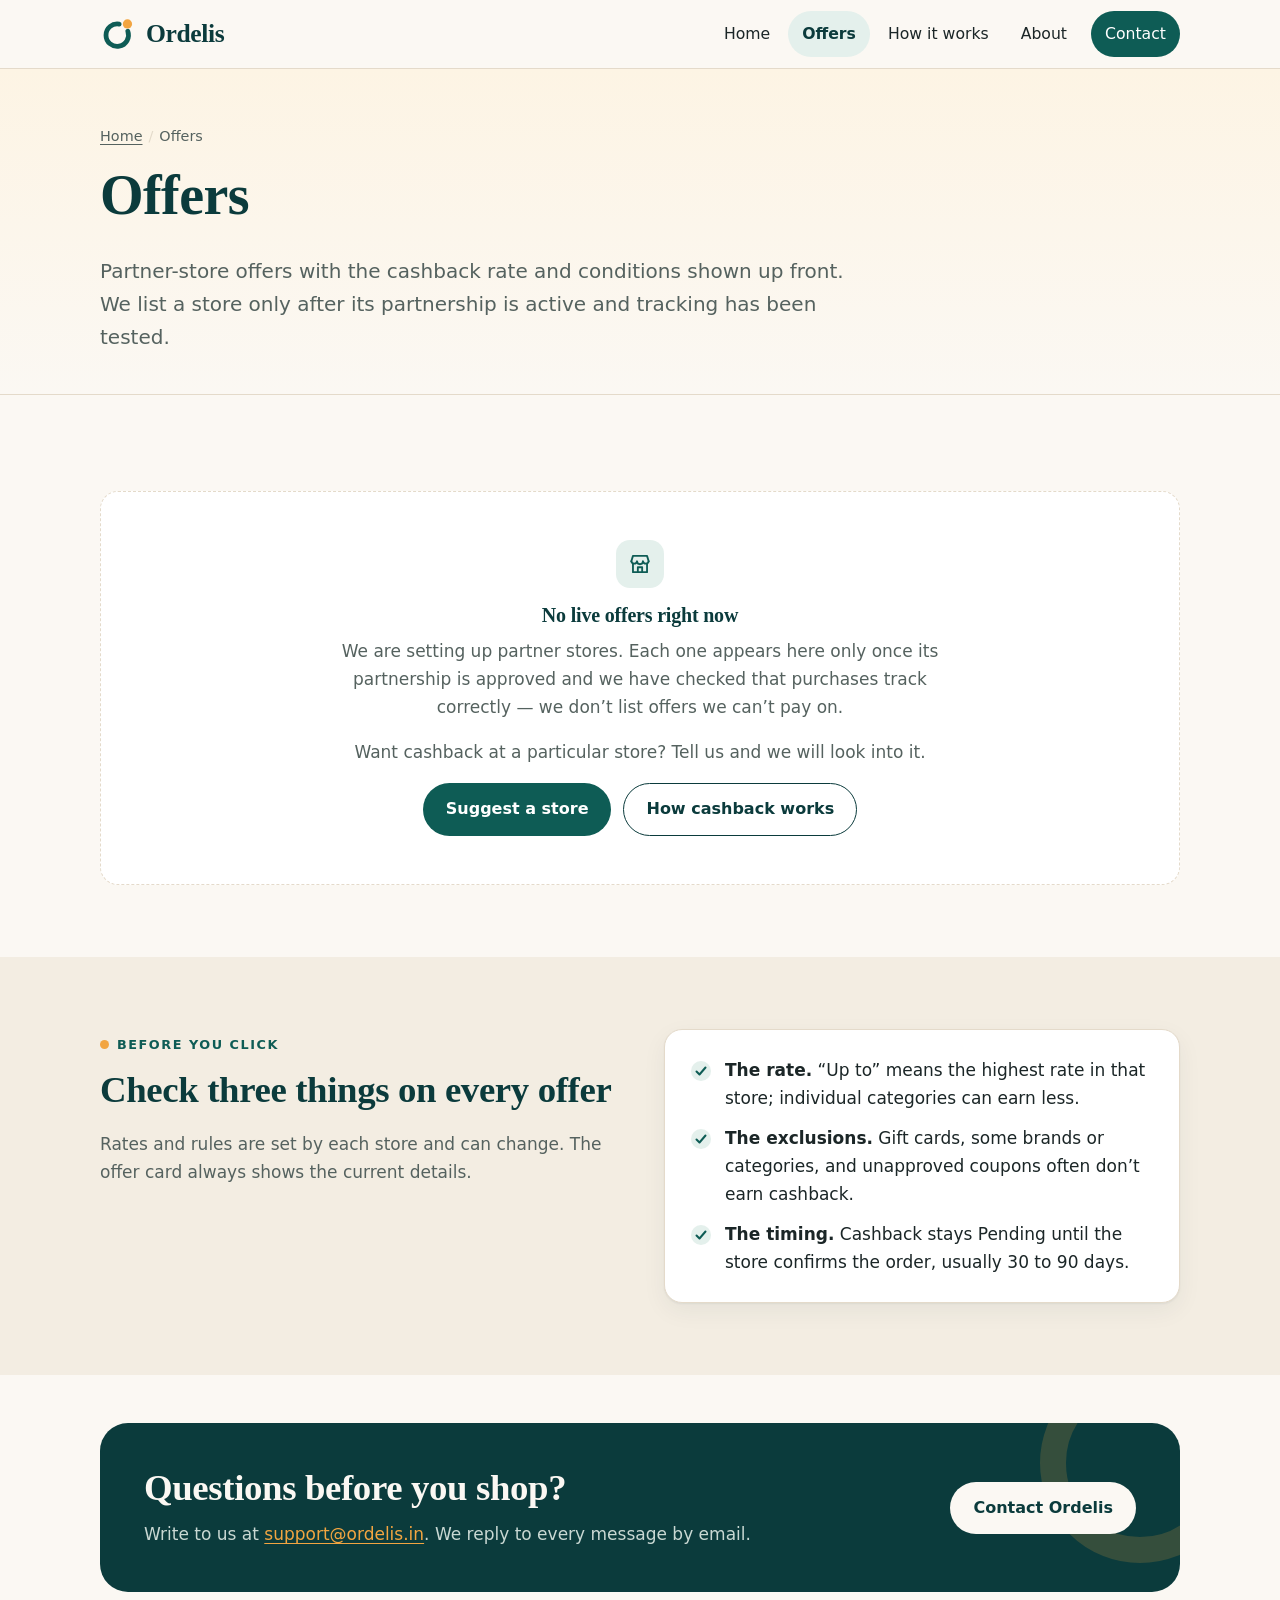
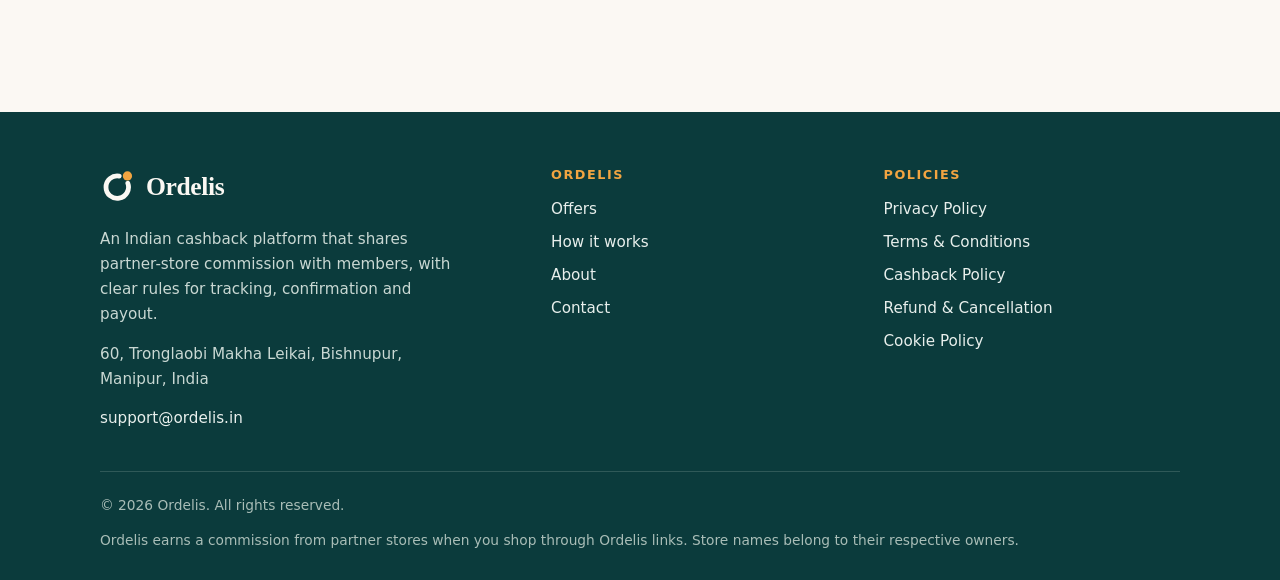
<file: offers.html>
<!doctype html>
<html lang="en-IN">
<head>
<meta charset="utf-8">
<meta name="viewport" content="width=device-width, initial-scale=1">
<meta http-equiv="Content-Security-Policy" content="default-src 'self'; script-src 'self'; style-src 'self'; img-src 'self' data:; font-src 'self'; connect-src 'self'; object-src 'none'; base-uri 'self'; form-action 'self' mailto:; upgrade-insecure-requests">
<meta name="referrer" content="strict-origin-when-cross-origin">
<title>Offers — Ordelis</title>
<meta name="description" content="Ordelis partner-store cashback offers, each with its rate, exclusions and confirmation timing shown before you shop.">
<meta name="robots" content="index, follow">
<link rel="canonical" href="https://ordelis.in/offers.html">
<meta name="theme-color" content="#0B3B3C">
<meta name="author" content="Ordelis">
<meta property="og:type" content="website">
<meta property="og:site_name" content="Ordelis">
<meta property="og:locale" content="en_IN">
<meta property="og:title" content="Offers — Ordelis">
<meta property="og:description" content="Ordelis partner-store cashback offers, each with its rate, exclusions and confirmation timing shown before you shop.">
<meta property="og:url" content="https://ordelis.in/offers.html">
<meta property="og:image" content="https://ordelis.in/assets/img/og-image.png">
<meta property="og:image:width" content="1200">
<meta property="og:image:height" content="630">
<meta property="og:image:alt" content="Ordelis — cashback on your online shopping, with clear rules">
<meta name="twitter:card" content="summary_large_image">
<meta name="twitter:title" content="Offers — Ordelis">
<meta name="twitter:description" content="Ordelis partner-store cashback offers, each with its rate, exclusions and confirmation timing shown before you shop.">
<meta name="twitter:image" content="https://ordelis.in/assets/img/og-image.png">
<link rel="icon" href="favicon.ico" sizes="48x48">
<link rel="icon" href="favicon.svg" type="image/svg+xml">
<link rel="apple-touch-icon" href="apple-touch-icon.png">
<link rel="manifest" href="site.webmanifest">
<link rel="stylesheet" href="assets/css/styles.css">
<script src="assets/js/offers-data.js" defer></script>
<script src="assets/js/main.js" defer></script>
</head>
<body>
<a class="skip-link" href="#main">Skip to content</a>
<header class="site-header">
  <div class="wrap header-inner">
    <a class="brand" href="index.html" aria-label="Ordelis home">
      <img src="assets/img/logo-mark.svg" alt="" width="36" height="36">
      <span>Ordelis</span>
    </a>
    <button class="nav-toggle" type="button" aria-expanded="false" aria-controls="site-nav">
      <svg viewBox="0 0 24 24" fill="none" stroke="currentColor" stroke-width="1.7" stroke-linecap="round" stroke-linejoin="round" aria-hidden="true" focusable="false"><path d="M4 7h16M4 12h16M4 17h16"/></svg><span class="nav-toggle-label">Menu</span>
    </button>
    <nav class="site-nav" id="site-nav" aria-label="Main">
      <ul><li><a href="index.html">Home</a></li><li><a href="offers.html" aria-current="page">Offers</a></li><li><a href="how-it-works.html">How it works</a></li><li><a href="about.html">About</a></li><li><a href="contact.html" class="nav-cta">Contact</a></li></ul>
    </nav>
  </div>
</header>
<main id="main">
<section class="page-head">
  <div class="wrap">
    <nav class="crumbs" aria-label="Breadcrumb"><ol><li><a href="index.html">Home</a></li><li aria-current="page">Offers</li></ol></nav>
    <h1>Offers</h1>
    <p class="lede">Partner-store offers with the cashback rate and conditions shown up front. We list a store only after its partnership is active and tracking has been tested.</p>
  </div>
</section>
<section class="section">
  <div class="wrap">
    <div id="offer-filters" class="offer-tools" role="group" aria-label="Filter offers by category" hidden></div>
    <div id="offer-grid" class="grid grid-3" aria-live="polite"></div>
    <div id="offers-empty" class="empty-state">
      <div class="icon"><svg viewBox="0 0 24 24" fill="none" stroke="currentColor" stroke-width="1.7" stroke-linecap="round" stroke-linejoin="round" aria-hidden="true" focusable="false"><path d="M4 9.5L5.5 4.5h13L20 9.5"/><path d="M4 9.5a2.7 2.7 0 0 0 5.3 0 2.7 2.7 0 0 0 5.4 0 2.7 2.7 0 0 0 5.3 0"/><path d="M5.5 12v7.5h13V12"/><path d="M10 19.5V15h4v4.5"/></svg></div>
      <h2 class="h3">No live offers right now</h2>
      <p>We are setting up partner stores. Each one appears here only once its partnership is approved and we have checked that purchases track correctly — we don’t list offers we can’t pay on.</p>
      <p>Want cashback at a particular store? Tell us and we will look into it.</p>
      <div class="btn-row center-row"><a class="btn btn-primary" href="contact.html">Suggest a store</a><a class="btn btn-ghost" href="how-it-works.html">How cashback works</a></div>
    </div>
    <noscript><p class="callout mt-2">Please enable JavaScript to view the current offers list.</p></noscript>
  </div>
</section>

<section class="section section-alt">
  <div class="wrap split">
    <div>
      <p class="eyebrow">Before you click</p>
      <h2>Check three things on every offer</h2>
      <p class="muted">Rates and rules are set by each store and can change. The offer card always shows the current details.</p>
    </div>
    <div class="card">
      <ul class="checklist">
        <li><strong>The rate.</strong> “Up to” means the highest rate in that store; individual categories can earn less.</li>
        <li><strong>The exclusions.</strong> Gift cards, some brands or categories, and unapproved coupons often don’t earn cashback.</li>
        <li><strong>The timing.</strong> Cashback stays Pending until the store confirms the order, usually 30 to 90 days.</li>
      </ul>
    </div>
  </div>
</section>
<section class="section-sm">
  <div class="wrap">
    <div class="cta-band">
      <div>
        <h2>Questions before you shop?</h2>
        <p>Write to us at <a class="link-light" href="mailto:support@ordelis.in">support@ordelis.in</a>. We reply to every message by email.</p>
      </div>
      <div class="btn-row"><a class="btn btn-light" href="contact.html">Contact Ordelis</a></div>
    </div>
  </div>
</section>
</main>
<footer class="site-footer">
  <div class="wrap">
    <div class="footer-grid">
      <div class="footer-brand">
        <a class="brand" href="index.html" aria-label="Ordelis home">
          <img src="assets/img/logo-mark-light.svg" alt="" width="36" height="36">
          <span>Ordelis</span>
        </a>
        <p>An Indian cashback platform that shares partner-store commission with members, with clear rules for tracking, confirmation and payout.</p>
        <address class="footer-address">60, Tronglaobi Makha Leikai, Bishnupur, Manipur, India</address>
        <p class="mb-0"><a href="mailto:support@ordelis.in">support@ordelis.in</a></p>
      </div>
      <div>
        <h2>Ordelis</h2>
        <ul><li><a href="offers.html">Offers</a></li><li><a href="how-it-works.html">How it works</a></li><li><a href="about.html">About</a></li><li><a href="contact.html">Contact</a></li></ul>
      </div>
      <div>
        <h2>Policies</h2>
        <ul><li><a href="privacy-policy.html">Privacy Policy</a></li><li><a href="terms.html">Terms &amp; Conditions</a></li><li><a href="cashback-policy.html">Cashback Policy</a></li><li><a href="refund-policy.html">Refund &amp; Cancellation</a></li><li><a href="cookie-policy.html">Cookie Policy</a></li></ul>
      </div>
    </div>
    <div class="footer-bottom">
      <p>&copy; 2026 Ordelis. All rights reserved.</p>
      <p>Ordelis earns a commission from partner stores when you shop through Ordelis links. Store names belong to their respective owners.</p>
    </div>
  </div>
</footer>
</body>
</html>
</file>
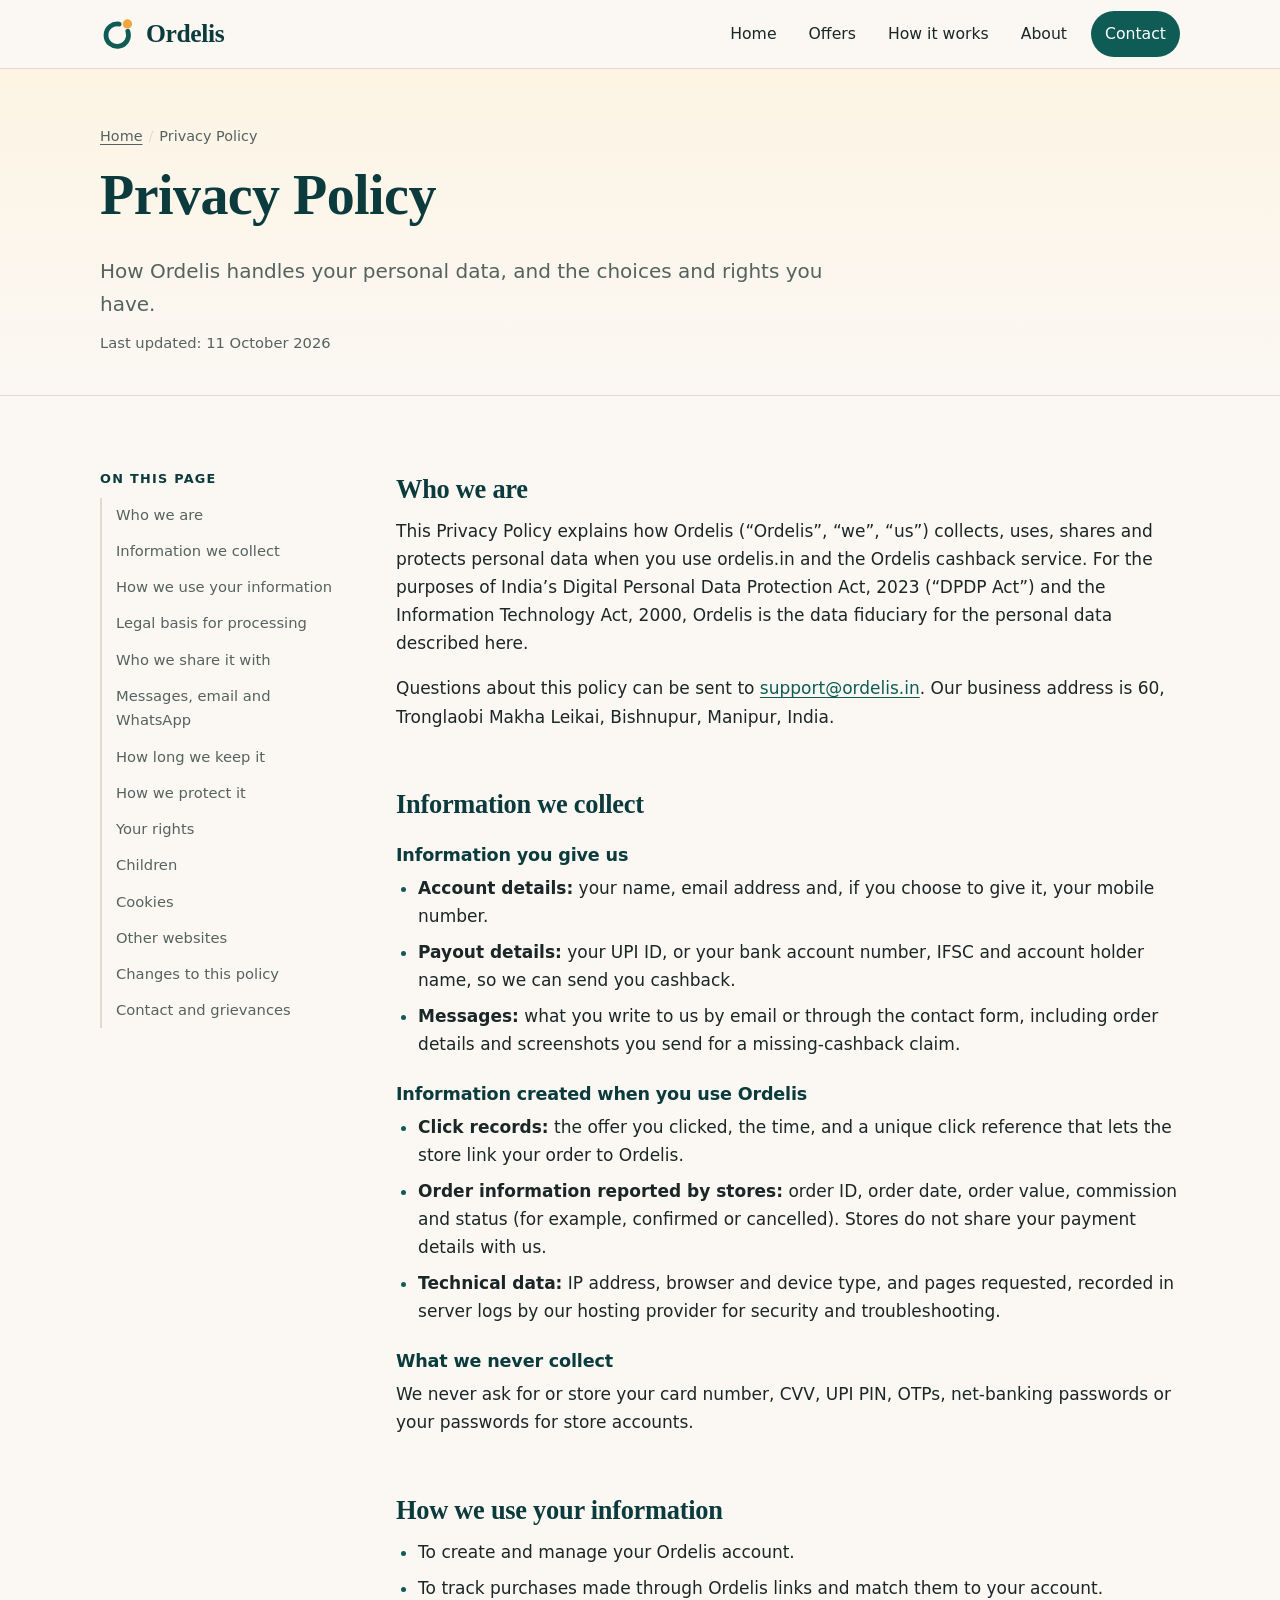
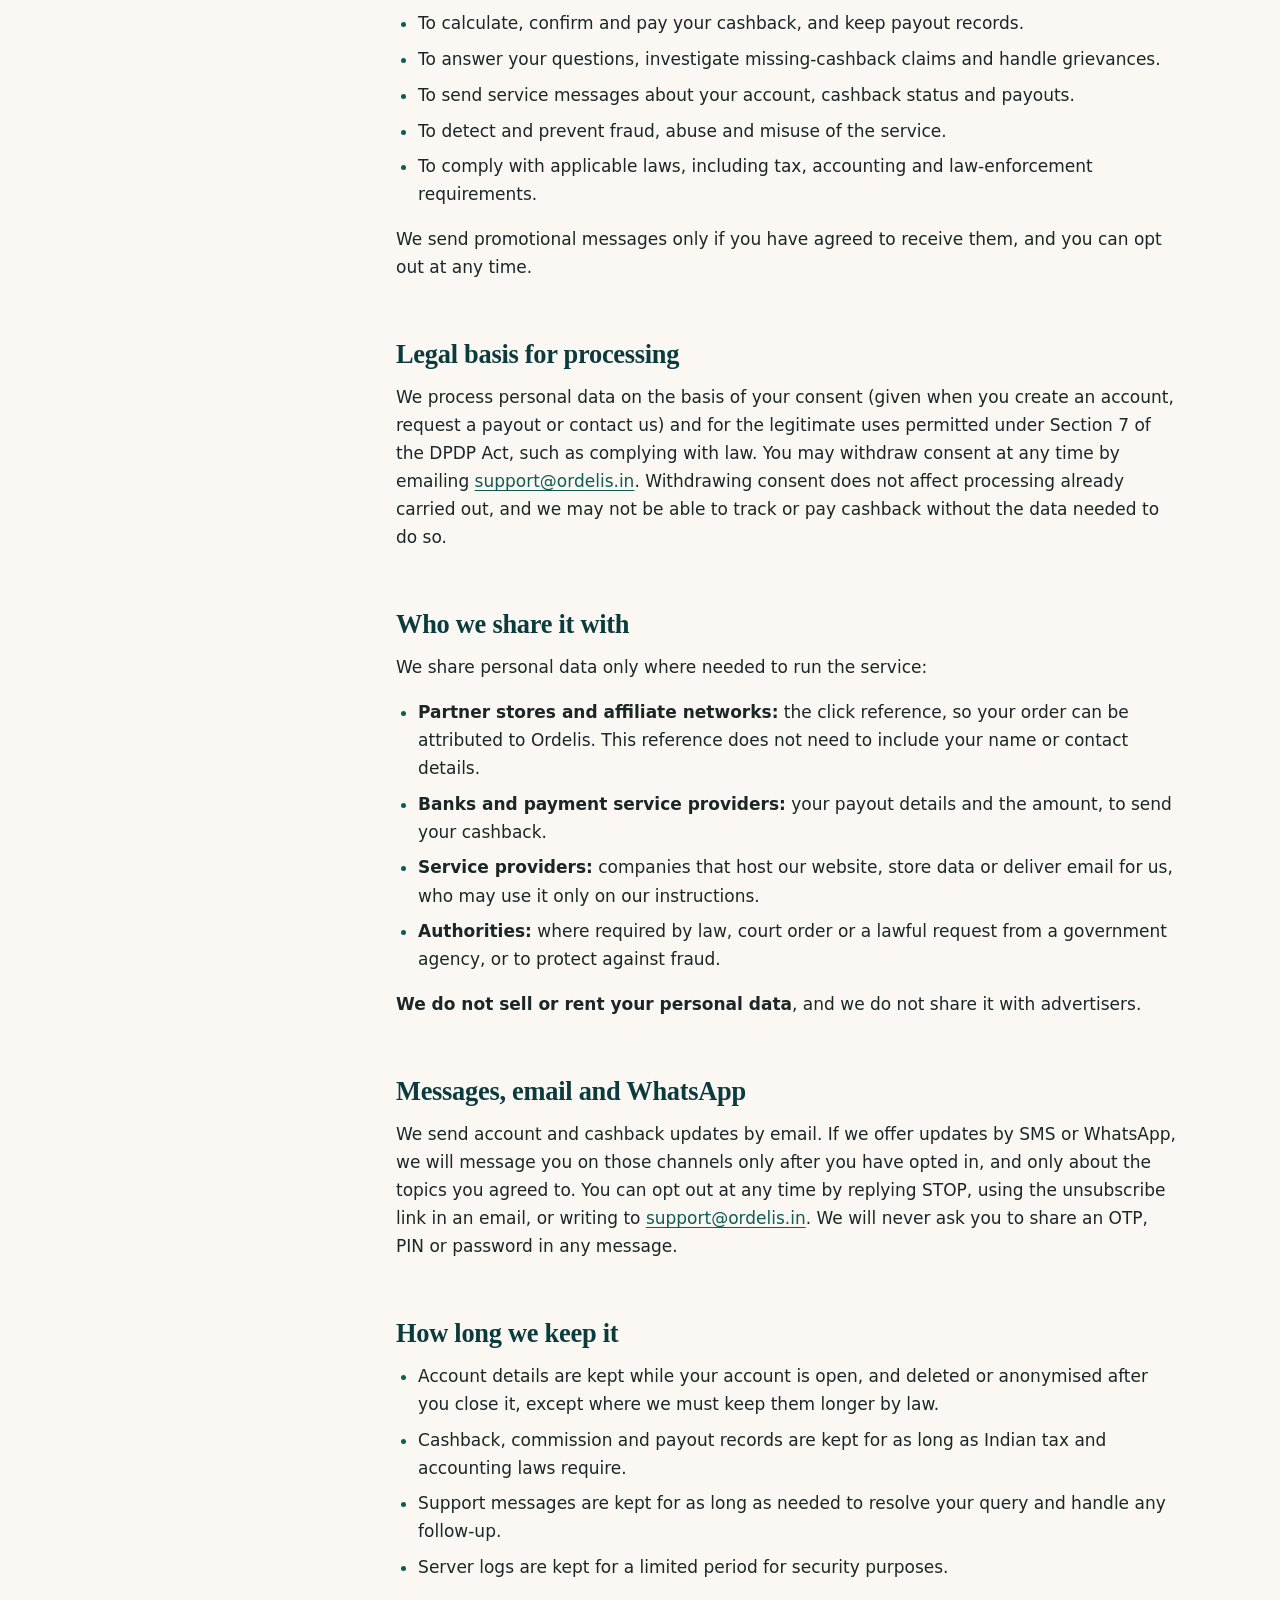
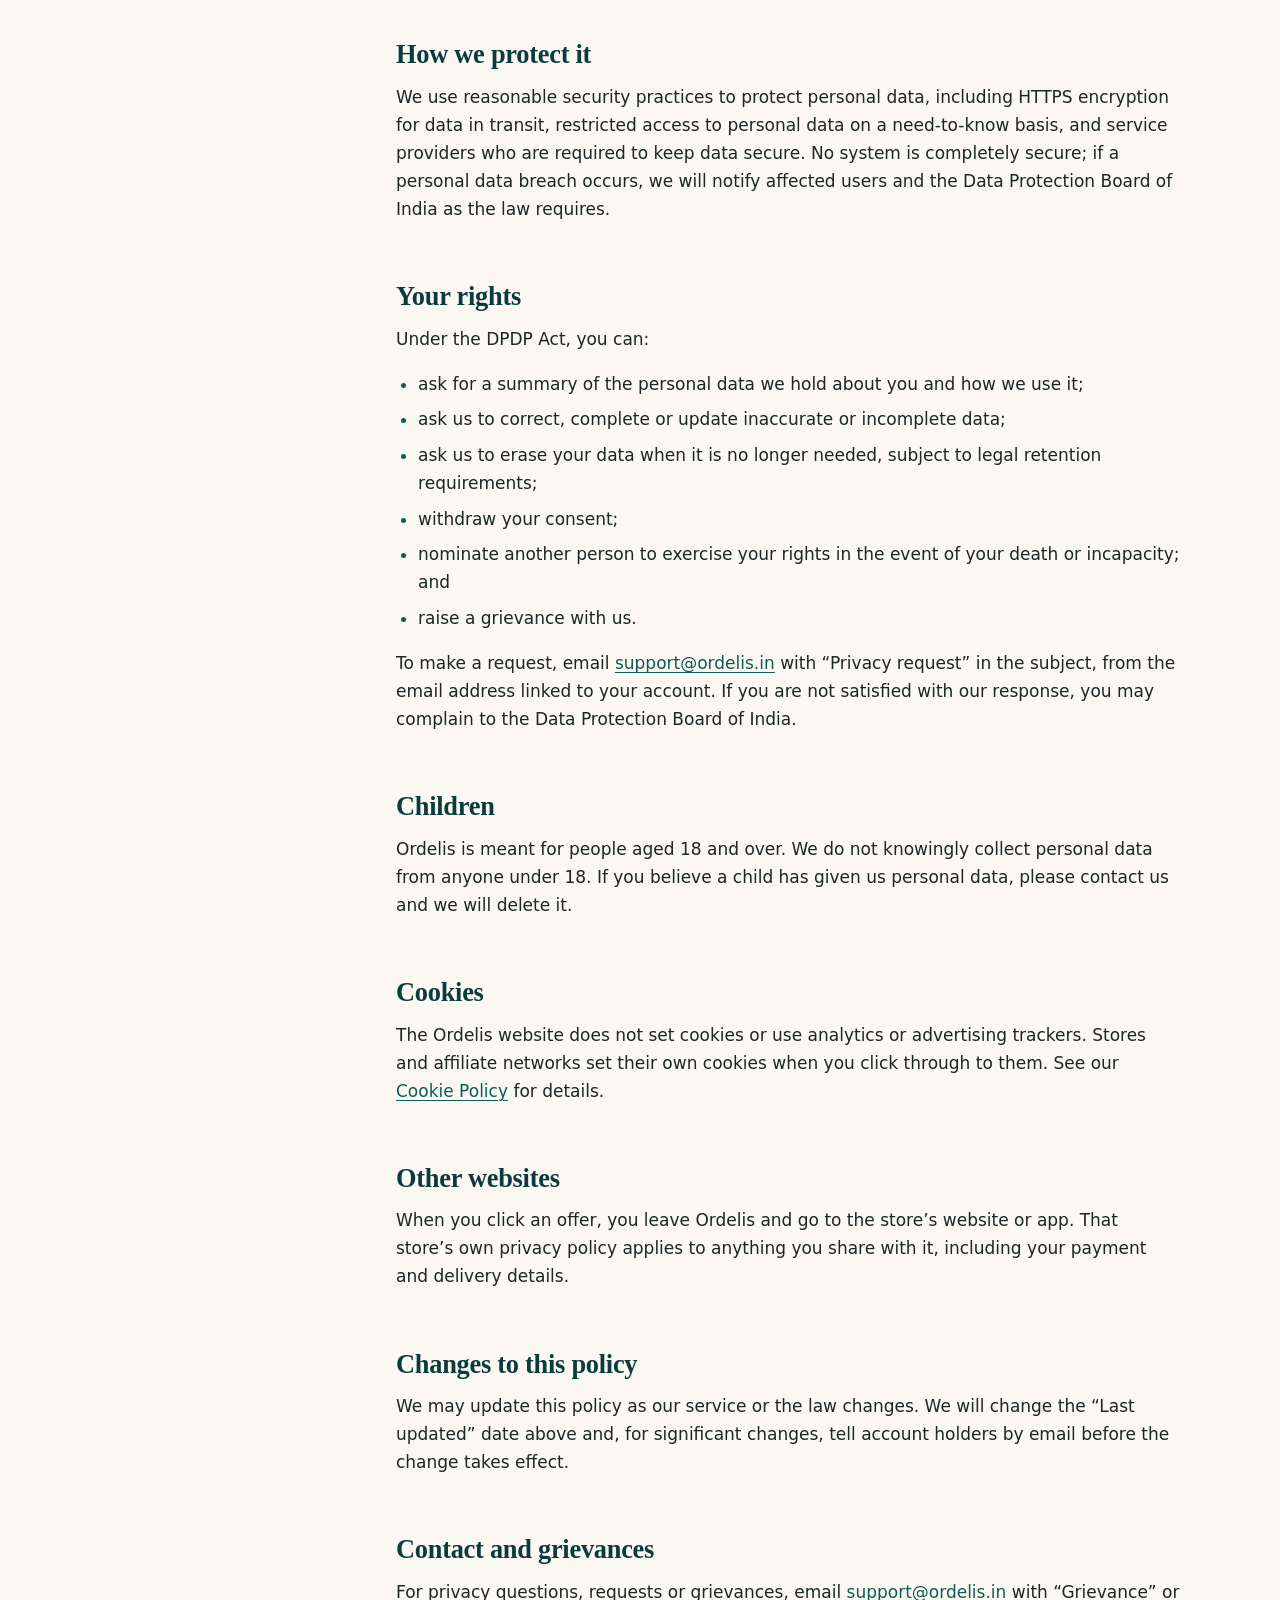
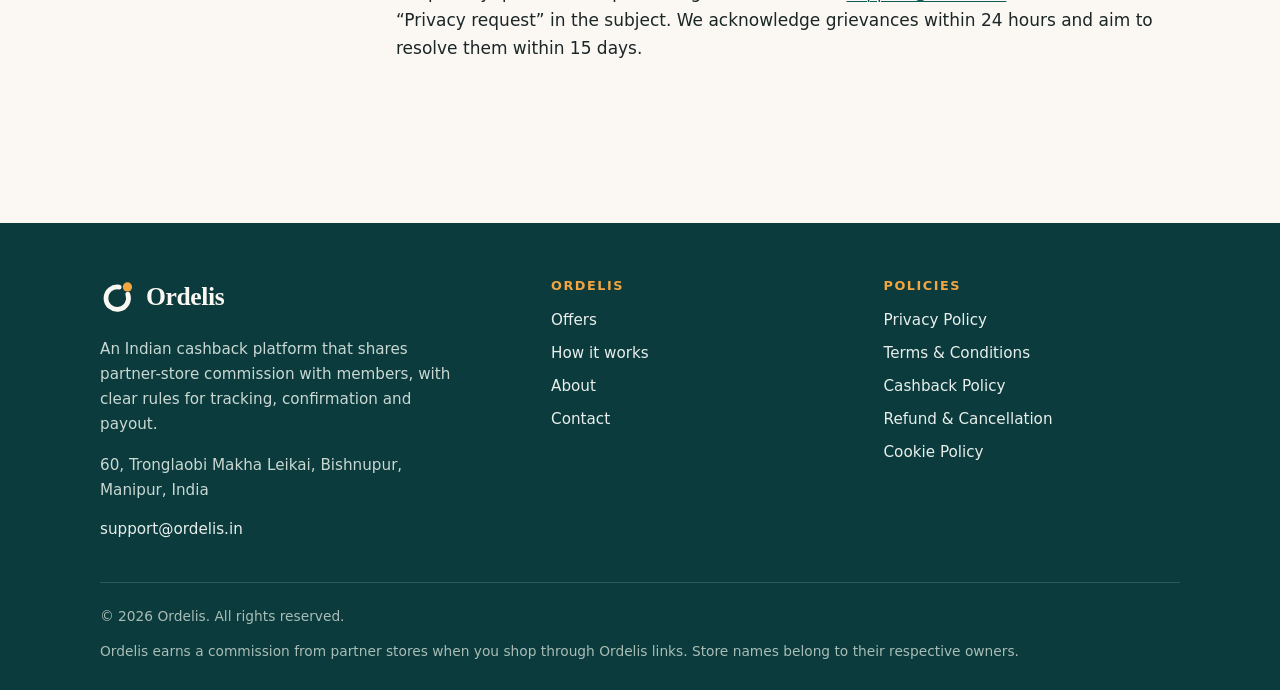
<file: privacy-policy.html>
<!doctype html>
<html lang="en-IN">
<head>
<meta charset="utf-8">
<meta name="viewport" content="width=device-width, initial-scale=1">
<meta http-equiv="Content-Security-Policy" content="default-src 'self'; script-src 'self'; style-src 'self'; img-src 'self' data:; font-src 'self'; connect-src 'self'; object-src 'none'; base-uri 'self'; form-action 'self' mailto:; upgrade-insecure-requests">
<meta name="referrer" content="strict-origin-when-cross-origin">
<title>Privacy Policy — Ordelis</title>
<meta name="description" content="How Ordelis collects, uses, shares and protects personal data under India’s DPDP Act, 2023, and how to exercise your rights.">
<meta name="robots" content="index, follow">
<link rel="canonical" href="https://ordelis.in/privacy-policy.html">
<meta name="theme-color" content="#0B3B3C">
<meta name="author" content="Ordelis">
<meta property="og:type" content="website">
<meta property="og:site_name" content="Ordelis">
<meta property="og:locale" content="en_IN">
<meta property="og:title" content="Privacy Policy — Ordelis">
<meta property="og:description" content="How Ordelis collects, uses, shares and protects personal data under India’s DPDP Act, 2023, and how to exercise your rights.">
<meta property="og:url" content="https://ordelis.in/privacy-policy.html">
<meta property="og:image" content="https://ordelis.in/assets/img/og-image.png">
<meta property="og:image:width" content="1200">
<meta property="og:image:height" content="630">
<meta property="og:image:alt" content="Ordelis — cashback on your online shopping, with clear rules">
<meta name="twitter:card" content="summary_large_image">
<meta name="twitter:title" content="Privacy Policy — Ordelis">
<meta name="twitter:description" content="How Ordelis collects, uses, shares and protects personal data under India’s DPDP Act, 2023, and how to exercise your rights.">
<meta name="twitter:image" content="https://ordelis.in/assets/img/og-image.png">
<link rel="icon" href="favicon.ico" sizes="48x48">
<link rel="icon" href="favicon.svg" type="image/svg+xml">
<link rel="apple-touch-icon" href="apple-touch-icon.png">
<link rel="manifest" href="site.webmanifest">
<link rel="stylesheet" href="assets/css/styles.css">
<script src="assets/js/main.js" defer></script>
</head>
<body>
<a class="skip-link" href="#main">Skip to content</a>
<header class="site-header">
  <div class="wrap header-inner">
    <a class="brand" href="index.html" aria-label="Ordelis home">
      <img src="assets/img/logo-mark.svg" alt="" width="36" height="36">
      <span>Ordelis</span>
    </a>
    <button class="nav-toggle" type="button" aria-expanded="false" aria-controls="site-nav">
      <svg viewBox="0 0 24 24" fill="none" stroke="currentColor" stroke-width="1.7" stroke-linecap="round" stroke-linejoin="round" aria-hidden="true" focusable="false"><path d="M4 7h16M4 12h16M4 17h16"/></svg><span class="nav-toggle-label">Menu</span>
    </button>
    <nav class="site-nav" id="site-nav" aria-label="Main">
      <ul><li><a href="index.html">Home</a></li><li><a href="offers.html">Offers</a></li><li><a href="how-it-works.html">How it works</a></li><li><a href="about.html">About</a></li><li><a href="contact.html" class="nav-cta">Contact</a></li></ul>
    </nav>
  </div>
</header>
<main id="main">
<section class="page-head">
  <div class="wrap">
    <nav class="crumbs" aria-label="Breadcrumb"><ol><li><a href="index.html">Home</a></li><li aria-current="page">Privacy Policy</li></ol></nav>
    <h1>Privacy Policy</h1>
    <p class="lede">How Ordelis handles your personal data, and the choices and rights you have.</p><p class="updated">Last updated: 11 October 2026</p>
  </div>
</section>
<section class="section">
  <div class="wrap legal-layout">
    <nav class="toc" aria-label="On this page"><p>On this page</p><ol><li><a href="#who-we-are">Who we are</a></li><li><a href="#information-we-collect">Information we collect</a></li><li><a href="#how-we-use-your-information">How we use your information</a></li><li><a href="#legal-basis-for-processing">Legal basis for processing</a></li><li><a href="#who-we-share-it-with">Who we share it with</a></li><li><a href="#messages-email-and-whatsapp">Messages, email and WhatsApp</a></li><li><a href="#how-long-we-keep-it">How long we keep it</a></li><li><a href="#how-we-protect-it">How we protect it</a></li><li><a href="#your-rights">Your rights</a></li><li><a href="#children">Children</a></li><li><a href="#cookies">Cookies</a></li><li><a href="#other-websites">Other websites</a></li><li><a href="#changes-to-this-policy">Changes to this policy</a></li><li><a href="#contact-and-grievances">Contact and grievances</a></li></ol></nav>
    <div class="prose">
<h2 id="who-we-are">Who we are</h2>
<p>This Privacy Policy explains how Ordelis (“Ordelis”, “we”, “us”) collects, uses, shares and protects personal data when you use ordelis.in and the Ordelis cashback service. For the purposes of India’s Digital Personal Data Protection Act, 2023 (“DPDP Act”) and the Information Technology Act, 2000, Ordelis is the data fiduciary for the personal data described here.</p>
<p>Questions about this policy can be sent to <a href="mailto:support@ordelis.in">support@ordelis.in</a>. Our business address is 60, Tronglaobi Makha Leikai, Bishnupur, Manipur, India.</p>
<h2 id="information-we-collect">Information we collect</h2>
<h3>Information you give us</h3>
<ul>
<li><strong>Account details:</strong> your name, email address and, if you choose to give it, your mobile number.</li>
<li><strong>Payout details:</strong> your UPI ID, or your bank account number, IFSC and account holder name, so we can send you cashback.</li>
<li><strong>Messages:</strong> what you write to us by email or through the contact form, including order details and screenshots you send for a missing-cashback claim.</li>
</ul>
<h3>Information created when you use Ordelis</h3>
<ul>
<li><strong>Click records:</strong> the offer you clicked, the time, and a unique click reference that lets the store link your order to Ordelis.</li>
<li><strong>Order information reported by stores:</strong> order ID, order date, order value, commission and status (for example, confirmed or cancelled). Stores do not share your payment details with us.</li>
<li><strong>Technical data:</strong> IP address, browser and device type, and pages requested, recorded in server logs by our hosting provider for security and troubleshooting.</li>
</ul>
<h3>What we never collect</h3>
<p>We never ask for or store your card number, CVV, UPI PIN, OTPs, net-banking passwords or your passwords for store accounts.</p>
<h2 id="how-we-use-your-information">How we use your information</h2>
<ul>
<li>To create and manage your Ordelis account.</li>
<li>To track purchases made through Ordelis links and match them to your account.</li>
<li>To calculate, confirm and pay your cashback, and keep payout records.</li>
<li>To answer your questions, investigate missing-cashback claims and handle grievances.</li>
<li>To send service messages about your account, cashback status and payouts.</li>
<li>To detect and prevent fraud, abuse and misuse of the service.</li>
<li>To comply with applicable laws, including tax, accounting and law-enforcement requirements.</li>
</ul>
<p>We send promotional messages only if you have agreed to receive them, and you can opt out at any time.</p>
<h2 id="legal-basis-for-processing">Legal basis for processing</h2>
<p>We process personal data on the basis of your consent (given when you create an account, request a payout or contact us) and for the legitimate uses permitted under Section 7 of the DPDP Act, such as complying with law. You may withdraw consent at any time by emailing <a href="mailto:support@ordelis.in">support@ordelis.in</a>. Withdrawing consent does not affect processing already carried out, and we may not be able to track or pay cashback without the data needed to do so.</p>
<h2 id="who-we-share-it-with">Who we share it with</h2>
<p>We share personal data only where needed to run the service:</p>
<ul>
<li><strong>Partner stores and affiliate networks:</strong> the click reference, so your order can be attributed to Ordelis. This reference does not need to include your name or contact details.</li>
<li><strong>Banks and payment service providers:</strong> your payout details and the amount, to send your cashback.</li>
<li><strong>Service providers:</strong> companies that host our website, store data or deliver email for us, who may use it only on our instructions.</li>
<li><strong>Authorities:</strong> where required by law, court order or a lawful request from a government agency, or to protect against fraud.</li>
</ul>
<p><strong>We do not sell or rent your personal data</strong>, and we do not share it with advertisers.</p>
<h2 id="messages-email-and-whatsapp">Messages, email and WhatsApp</h2>
<p>We send account and cashback updates by email. If we offer updates by SMS or WhatsApp, we will message you on those channels only after you have opted in, and only about the topics you agreed to. You can opt out at any time by replying STOP, using the unsubscribe link in an email, or writing to <a href="mailto:support@ordelis.in">support@ordelis.in</a>. We will never ask you to share an OTP, PIN or password in any message.</p>
<h2 id="how-long-we-keep-it">How long we keep it</h2>
<ul>
<li>Account details are kept while your account is open, and deleted or anonymised after you close it, except where we must keep them longer by law.</li>
<li>Cashback, commission and payout records are kept for as long as Indian tax and accounting laws require.</li>
<li>Support messages are kept for as long as needed to resolve your query and handle any follow-up.</li>
<li>Server logs are kept for a limited period for security purposes.</li>
</ul>
<h2 id="how-we-protect-it">How we protect it</h2>
<p>We use reasonable security practices to protect personal data, including HTTPS encryption for data in transit, restricted access to personal data on a need-to-know basis, and service providers who are required to keep data secure. No system is completely secure; if a personal data breach occurs, we will notify affected users and the Data Protection Board of India as the law requires.</p>
<h2 id="your-rights">Your rights</h2>
<p>Under the DPDP Act, you can:</p>
<ul>
<li>ask for a summary of the personal data we hold about you and how we use it;</li>
<li>ask us to correct, complete or update inaccurate or incomplete data;</li>
<li>ask us to erase your data when it is no longer needed, subject to legal retention requirements;</li>
<li>withdraw your consent;</li>
<li>nominate another person to exercise your rights in the event of your death or incapacity; and</li>
<li>raise a grievance with us.</li>
</ul>
<p>To make a request, email <a href="mailto:support@ordelis.in">support@ordelis.in</a> with “Privacy request” in the subject, from the email address linked to your account. If you are not satisfied with our response, you may complain to the Data Protection Board of India.</p>
<h2 id="children">Children</h2>
<p>Ordelis is meant for people aged 18 and over. We do not knowingly collect personal data from anyone under 18. If you believe a child has given us personal data, please contact us and we will delete it.</p>
<h2 id="cookies">Cookies</h2>
<p>The Ordelis website does not set cookies or use analytics or advertising trackers. Stores and affiliate networks set their own cookies when you click through to them. See our <a href="cookie-policy.html">Cookie Policy</a> for details.</p>
<h2 id="other-websites">Other websites</h2>
<p>When you click an offer, you leave Ordelis and go to the store’s website or app. That store’s own privacy policy applies to anything you share with it, including your payment and delivery details.</p>
<h2 id="changes-to-this-policy">Changes to this policy</h2>
<p>We may update this policy as our service or the law changes. We will change the “Last updated” date above and, for significant changes, tell account holders by email before the change takes effect.</p>
<h2 id="contact-and-grievances">Contact and grievances</h2>
<p>For privacy questions, requests or grievances, email <a href="mailto:support@ordelis.in">support@ordelis.in</a> with “Grievance” or “Privacy request” in the subject. We acknowledge grievances within 24 hours and aim to resolve them within 15 days.</p>

    </div>
  </div>
</section>
</main>
<footer class="site-footer">
  <div class="wrap">
    <div class="footer-grid">
      <div class="footer-brand">
        <a class="brand" href="index.html" aria-label="Ordelis home">
          <img src="assets/img/logo-mark-light.svg" alt="" width="36" height="36">
          <span>Ordelis</span>
        </a>
        <p>An Indian cashback platform that shares partner-store commission with members, with clear rules for tracking, confirmation and payout.</p>
        <address class="footer-address">60, Tronglaobi Makha Leikai, Bishnupur, Manipur, India</address>
        <p class="mb-0"><a href="mailto:support@ordelis.in">support@ordelis.in</a></p>
      </div>
      <div>
        <h2>Ordelis</h2>
        <ul><li><a href="offers.html">Offers</a></li><li><a href="how-it-works.html">How it works</a></li><li><a href="about.html">About</a></li><li><a href="contact.html">Contact</a></li></ul>
      </div>
      <div>
        <h2>Policies</h2>
        <ul><li><a href="privacy-policy.html">Privacy Policy</a></li><li><a href="terms.html">Terms &amp; Conditions</a></li><li><a href="cashback-policy.html">Cashback Policy</a></li><li><a href="refund-policy.html">Refund &amp; Cancellation</a></li><li><a href="cookie-policy.html">Cookie Policy</a></li></ul>
      </div>
    </div>
    <div class="footer-bottom">
      <p>&copy; 2026 Ordelis. All rights reserved.</p>
      <p>Ordelis earns a commission from partner stores when you shop through Ordelis links. Store names belong to their respective owners.</p>
    </div>
  </div>
</footer>
</body>
</html>
</file>
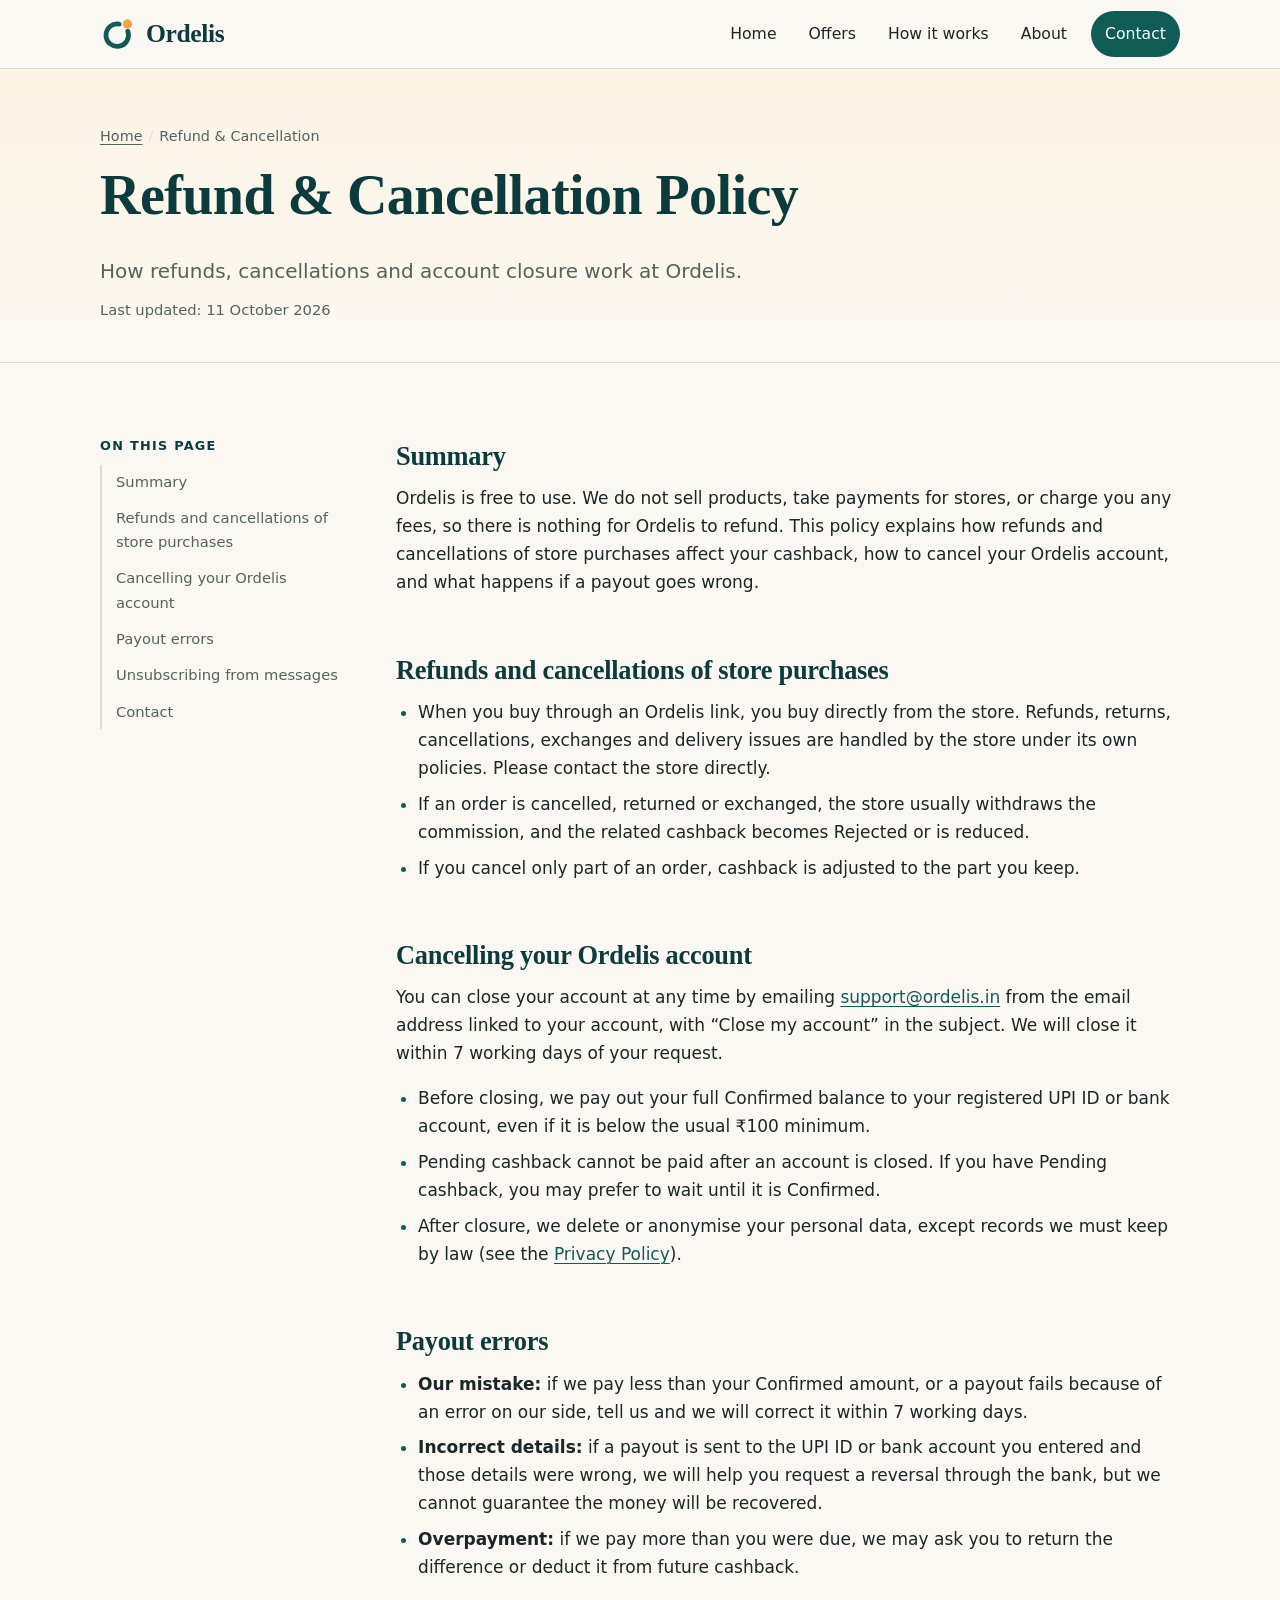
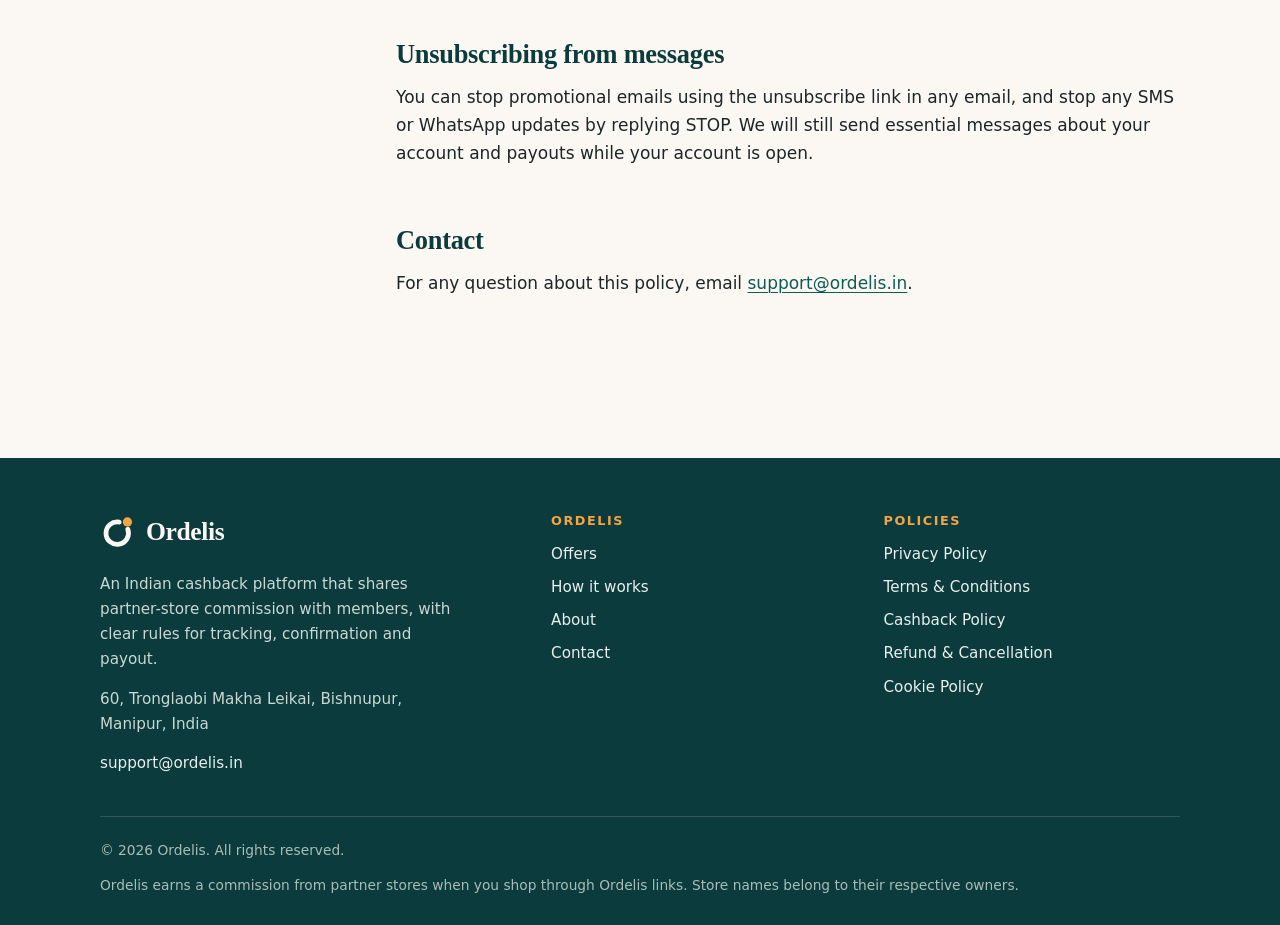
<file: refund-policy.html>
<!doctype html>
<html lang="en-IN">
<head>
<meta charset="utf-8">
<meta name="viewport" content="width=device-width, initial-scale=1">
<meta http-equiv="Content-Security-Policy" content="default-src 'self'; script-src 'self'; style-src 'self'; img-src 'self' data:; font-src 'self'; connect-src 'self'; object-src 'none'; base-uri 'self'; form-action 'self' mailto:; upgrade-insecure-requests">
<meta name="referrer" content="strict-origin-when-cross-origin">
<title>Refund &amp; Cancellation Policy — Ordelis</title>
<meta name="description" content="How store refunds and cancellations affect Ordelis cashback, how to close your Ordelis account, and how payout errors are handled.">
<meta name="robots" content="index, follow">
<link rel="canonical" href="https://ordelis.in/refund-policy.html">
<meta name="theme-color" content="#0B3B3C">
<meta name="author" content="Ordelis">
<meta property="og:type" content="website">
<meta property="og:site_name" content="Ordelis">
<meta property="og:locale" content="en_IN">
<meta property="og:title" content="Refund &amp; Cancellation Policy — Ordelis">
<meta property="og:description" content="How store refunds and cancellations affect Ordelis cashback, how to close your Ordelis account, and how payout errors are handled.">
<meta property="og:url" content="https://ordelis.in/refund-policy.html">
<meta property="og:image" content="https://ordelis.in/assets/img/og-image.png">
<meta property="og:image:width" content="1200">
<meta property="og:image:height" content="630">
<meta property="og:image:alt" content="Ordelis — cashback on your online shopping, with clear rules">
<meta name="twitter:card" content="summary_large_image">
<meta name="twitter:title" content="Refund &amp; Cancellation Policy — Ordelis">
<meta name="twitter:description" content="How store refunds and cancellations affect Ordelis cashback, how to close your Ordelis account, and how payout errors are handled.">
<meta name="twitter:image" content="https://ordelis.in/assets/img/og-image.png">
<link rel="icon" href="favicon.ico" sizes="48x48">
<link rel="icon" href="favicon.svg" type="image/svg+xml">
<link rel="apple-touch-icon" href="apple-touch-icon.png">
<link rel="manifest" href="site.webmanifest">
<link rel="stylesheet" href="assets/css/styles.css">
<script src="assets/js/main.js" defer></script>
</head>
<body>
<a class="skip-link" href="#main">Skip to content</a>
<header class="site-header">
  <div class="wrap header-inner">
    <a class="brand" href="index.html" aria-label="Ordelis home">
      <img src="assets/img/logo-mark.svg" alt="" width="36" height="36">
      <span>Ordelis</span>
    </a>
    <button class="nav-toggle" type="button" aria-expanded="false" aria-controls="site-nav">
      <svg viewBox="0 0 24 24" fill="none" stroke="currentColor" stroke-width="1.7" stroke-linecap="round" stroke-linejoin="round" aria-hidden="true" focusable="false"><path d="M4 7h16M4 12h16M4 17h16"/></svg><span class="nav-toggle-label">Menu</span>
    </button>
    <nav class="site-nav" id="site-nav" aria-label="Main">
      <ul><li><a href="index.html">Home</a></li><li><a href="offers.html">Offers</a></li><li><a href="how-it-works.html">How it works</a></li><li><a href="about.html">About</a></li><li><a href="contact.html" class="nav-cta">Contact</a></li></ul>
    </nav>
  </div>
</header>
<main id="main">
<section class="page-head">
  <div class="wrap">
    <nav class="crumbs" aria-label="Breadcrumb"><ol><li><a href="index.html">Home</a></li><li aria-current="page">Refund &amp; Cancellation</li></ol></nav>
    <h1>Refund &amp; Cancellation Policy</h1>
    <p class="lede">How refunds, cancellations and account closure work at Ordelis.</p><p class="updated">Last updated: 11 October 2026</p>
  </div>
</section>
<section class="section">
  <div class="wrap legal-layout">
    <nav class="toc" aria-label="On this page"><p>On this page</p><ol><li><a href="#summary">Summary</a></li><li><a href="#refunds-and-cancellations-of-store-purchases">Refunds and cancellations of store purchases</a></li><li><a href="#cancelling-your-ordelis-account">Cancelling your Ordelis account</a></li><li><a href="#payout-errors">Payout errors</a></li><li><a href="#unsubscribing-from-messages">Unsubscribing from messages</a></li><li><a href="#contact">Contact</a></li></ol></nav>
    <div class="prose">
<h2 id="summary">Summary</h2>
<p>Ordelis is free to use. We do not sell products, take payments for stores, or charge you any fees, so there is nothing for Ordelis to refund. This policy explains how refunds and cancellations of store purchases affect your cashback, how to cancel your Ordelis account, and what happens if a payout goes wrong.</p>
<h2 id="refunds-and-cancellations-of-store-purchases">Refunds and cancellations of store purchases</h2>
<ul>
<li>When you buy through an Ordelis link, you buy directly from the store. Refunds, returns, cancellations, exchanges and delivery issues are handled by the store under its own policies. Please contact the store directly.</li>
<li>If an order is cancelled, returned or exchanged, the store usually withdraws the commission, and the related cashback becomes Rejected or is reduced.</li>
<li>If you cancel only part of an order, cashback is adjusted to the part you keep.</li>
</ul>
<h2 id="cancelling-your-ordelis-account">Cancelling your Ordelis account</h2>
<p>You can close your account at any time by emailing <a href="mailto:support@ordelis.in">support@ordelis.in</a> from the email address linked to your account, with “Close my account” in the subject. We will close it within 7 working days of your request.</p>
<ul>
<li>Before closing, we pay out your full Confirmed balance to your registered UPI ID or bank account, even if it is below the usual ₹100 minimum.</li>
<li>Pending cashback cannot be paid after an account is closed. If you have Pending cashback, you may prefer to wait until it is Confirmed.</li>
<li>After closure, we delete or anonymise your personal data, except records we must keep by law (see the <a href="privacy-policy.html">Privacy Policy</a>).</li>
</ul>
<h2 id="payout-errors">Payout errors</h2>
<ul>
<li><strong>Our mistake:</strong> if we pay less than your Confirmed amount, or a payout fails because of an error on our side, tell us and we will correct it within 7 working days.</li>
<li><strong>Incorrect details:</strong> if a payout is sent to the UPI ID or bank account you entered and those details were wrong, we will help you request a reversal through the bank, but we cannot guarantee the money will be recovered.</li>
<li><strong>Overpayment:</strong> if we pay more than you were due, we may ask you to return the difference or deduct it from future cashback.</li>
</ul>
<h2 id="unsubscribing-from-messages">Unsubscribing from messages</h2>
<p>You can stop promotional emails using the unsubscribe link in any email, and stop any SMS or WhatsApp updates by replying STOP. We will still send essential messages about your account and payouts while your account is open.</p>
<h2 id="contact">Contact</h2>
<p>For any question about this policy, email <a href="mailto:support@ordelis.in">support@ordelis.in</a>.</p>

    </div>
  </div>
</section>
</main>
<footer class="site-footer">
  <div class="wrap">
    <div class="footer-grid">
      <div class="footer-brand">
        <a class="brand" href="index.html" aria-label="Ordelis home">
          <img src="assets/img/logo-mark-light.svg" alt="" width="36" height="36">
          <span>Ordelis</span>
        </a>
        <p>An Indian cashback platform that shares partner-store commission with members, with clear rules for tracking, confirmation and payout.</p>
        <address class="footer-address">60, Tronglaobi Makha Leikai, Bishnupur, Manipur, India</address>
        <p class="mb-0"><a href="mailto:support@ordelis.in">support@ordelis.in</a></p>
      </div>
      <div>
        <h2>Ordelis</h2>
        <ul><li><a href="offers.html">Offers</a></li><li><a href="how-it-works.html">How it works</a></li><li><a href="about.html">About</a></li><li><a href="contact.html">Contact</a></li></ul>
      </div>
      <div>
        <h2>Policies</h2>
        <ul><li><a href="privacy-policy.html">Privacy Policy</a></li><li><a href="terms.html">Terms &amp; Conditions</a></li><li><a href="cashback-policy.html">Cashback Policy</a></li><li><a href="refund-policy.html">Refund &amp; Cancellation</a></li><li><a href="cookie-policy.html">Cookie Policy</a></li></ul>
      </div>
    </div>
    <div class="footer-bottom">
      <p>&copy; 2026 Ordelis. All rights reserved.</p>
      <p>Ordelis earns a commission from partner stores when you shop through Ordelis links. Store names belong to their respective owners.</p>
    </div>
  </div>
</footer>
</body>
</html>
</file>
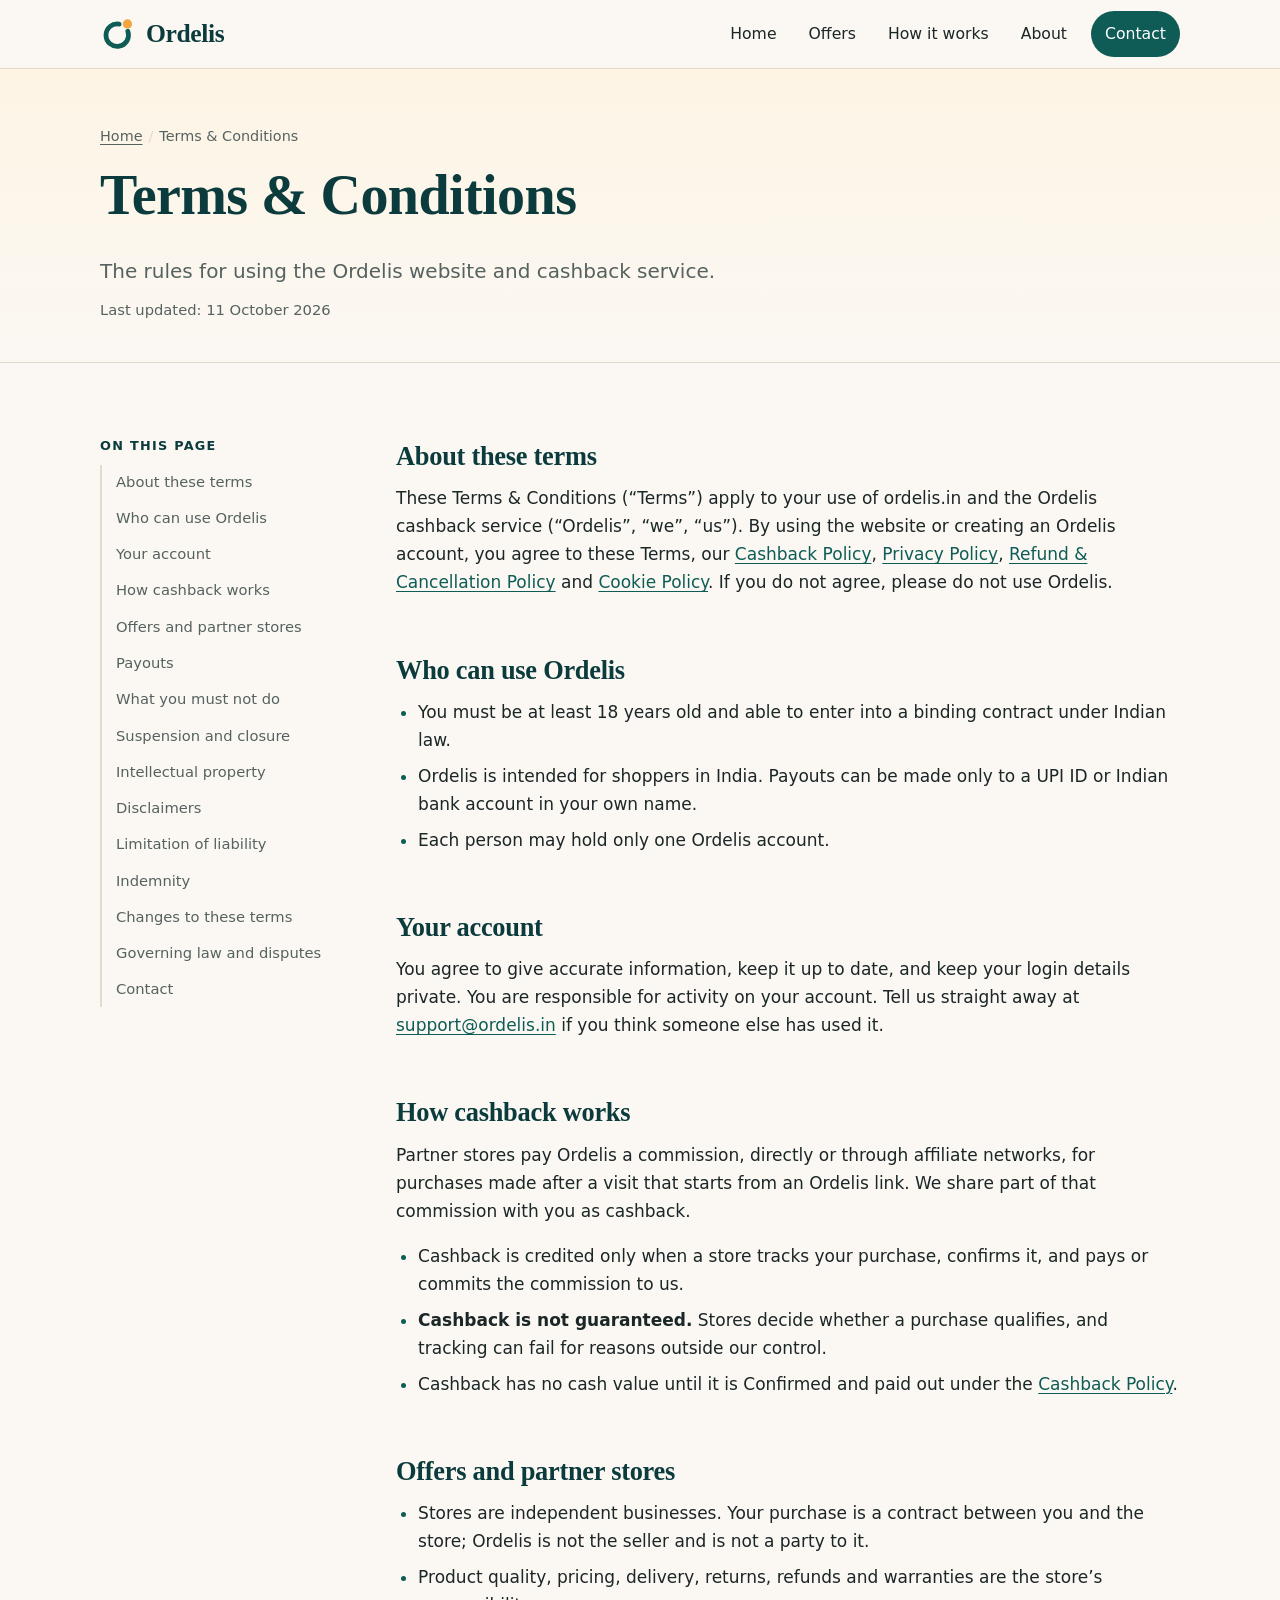
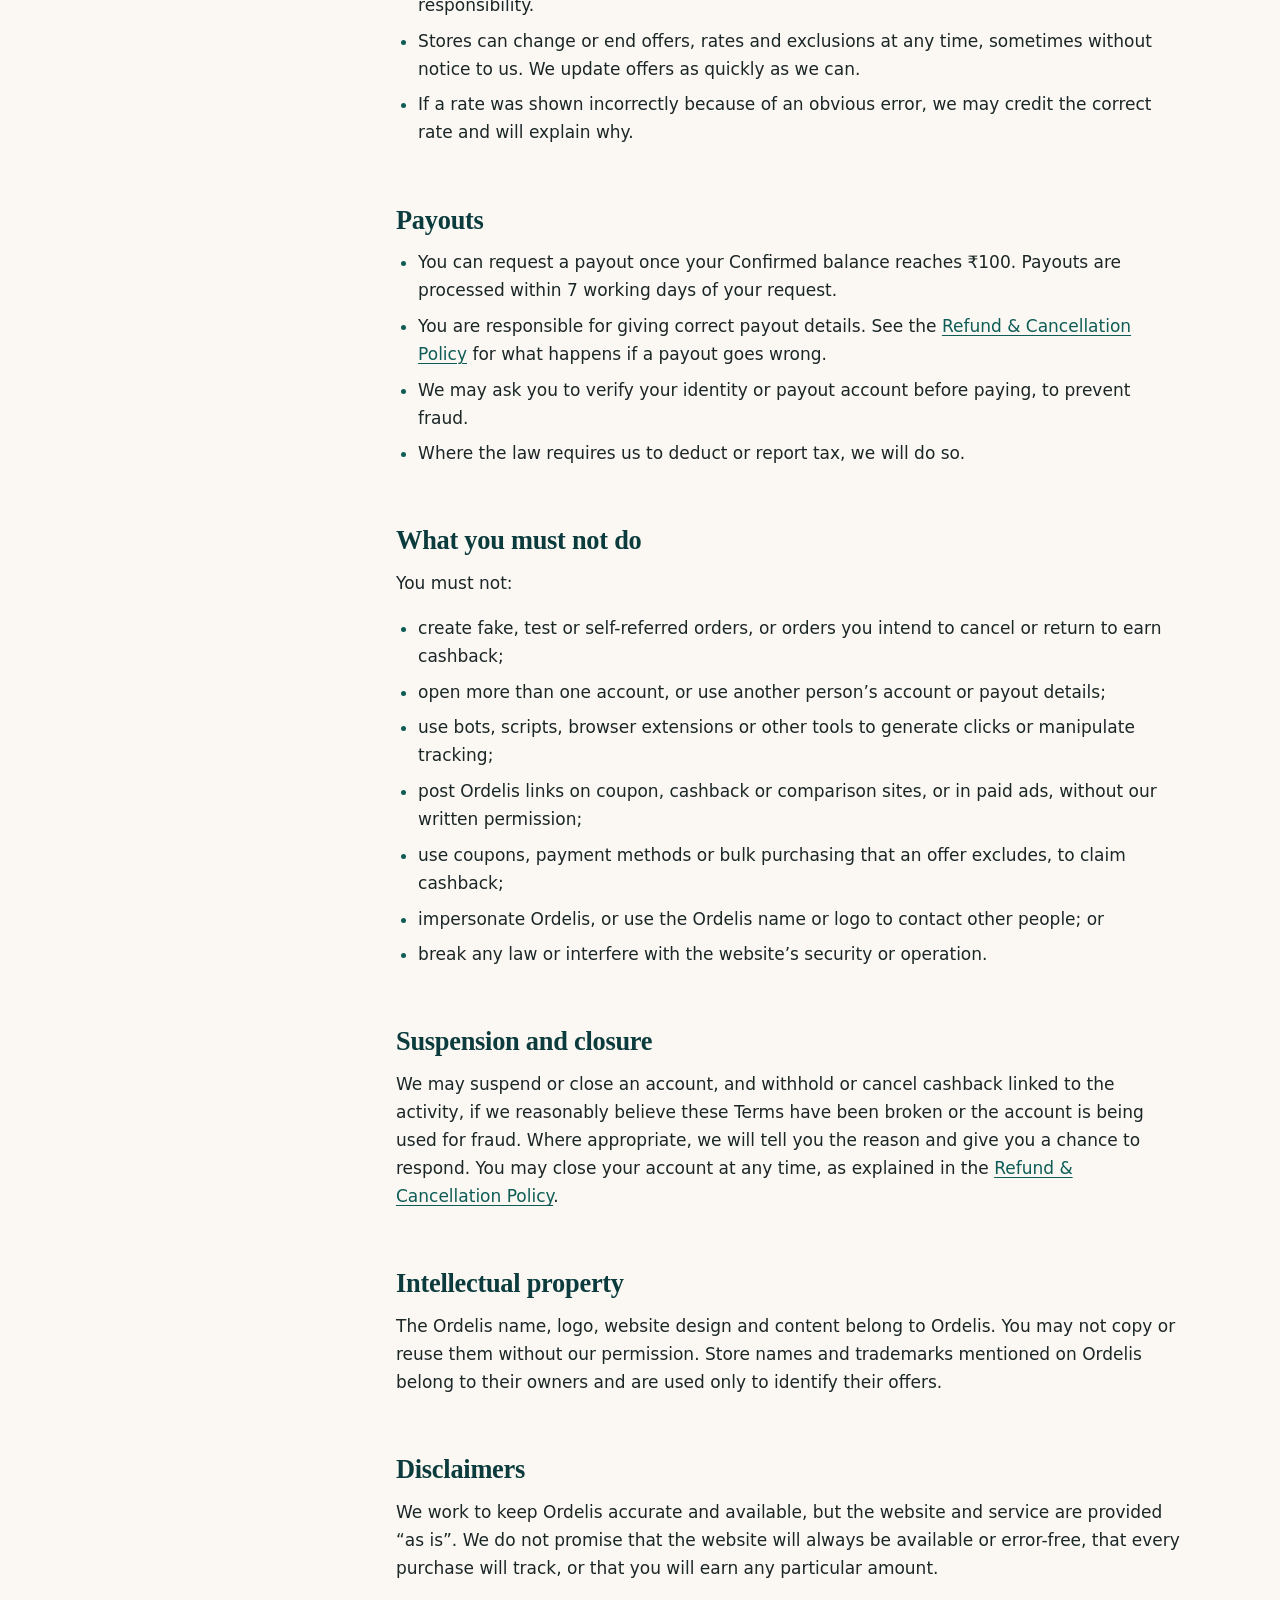
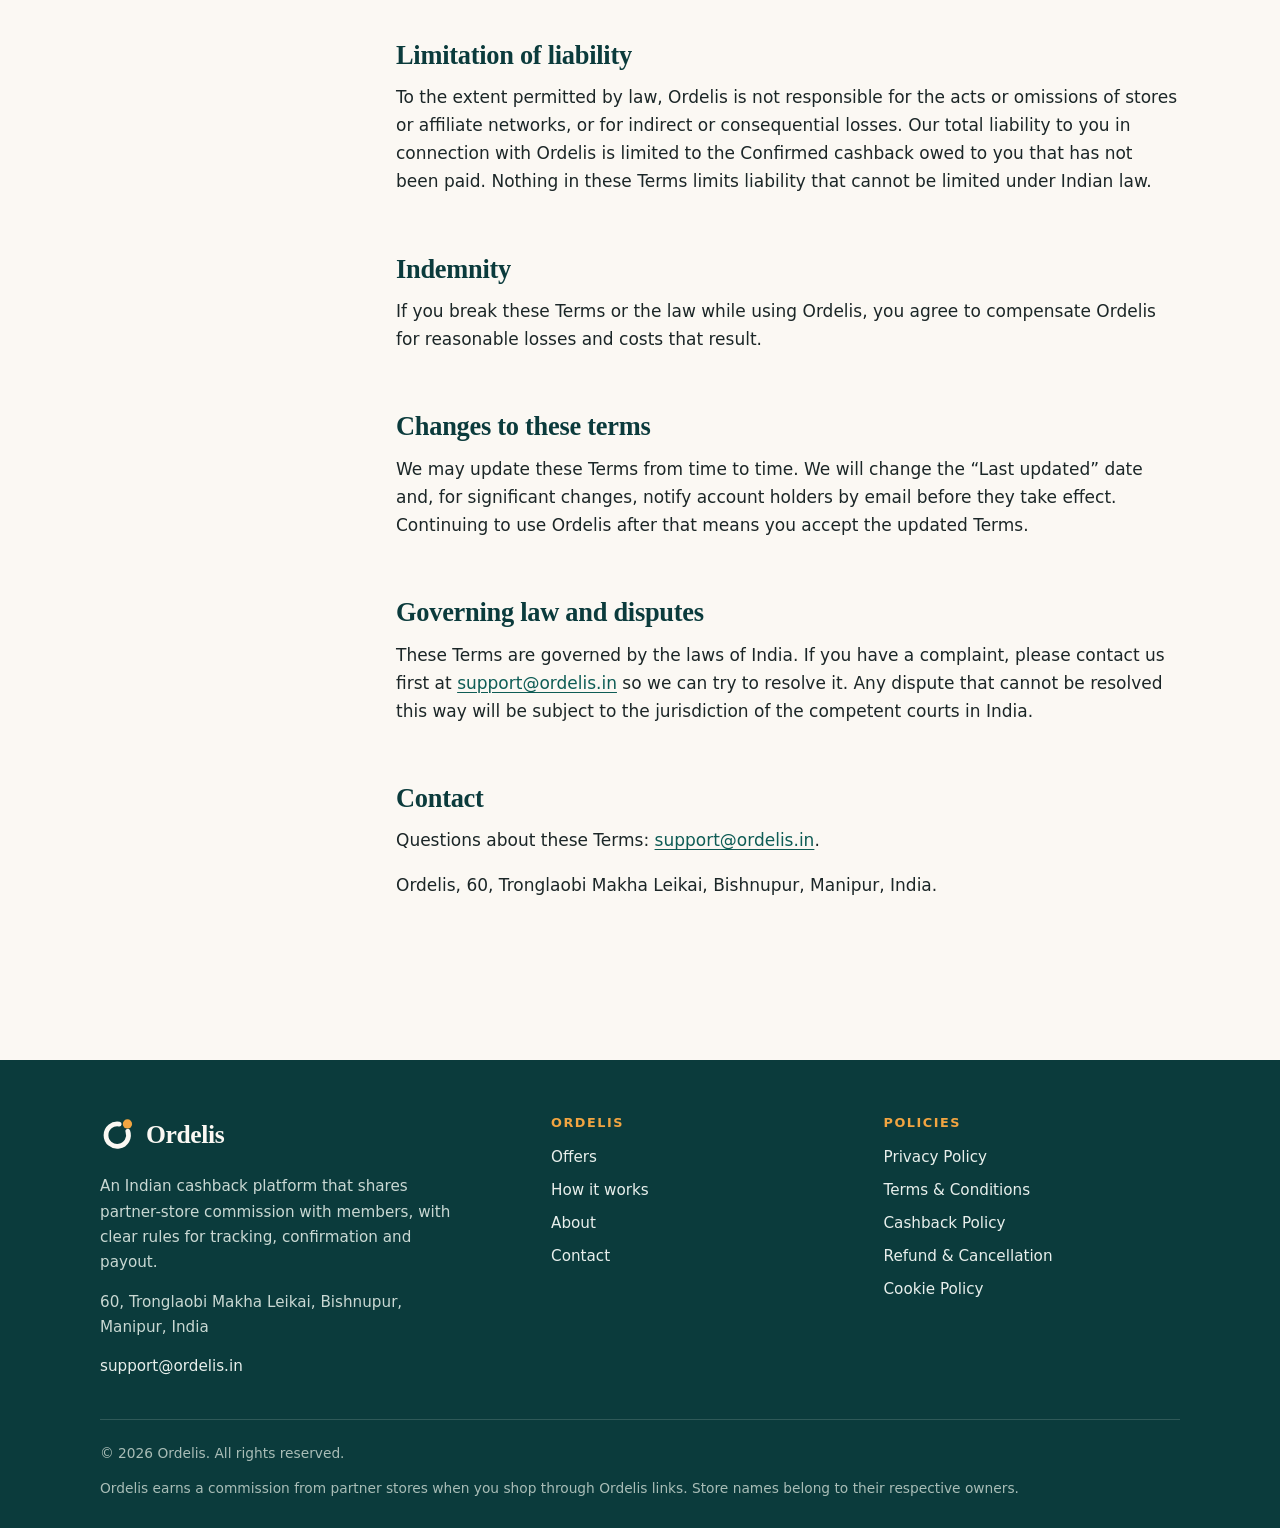
<file: terms.html>
<!doctype html>
<html lang="en-IN">
<head>
<meta charset="utf-8">
<meta name="viewport" content="width=device-width, initial-scale=1">
<meta http-equiv="Content-Security-Policy" content="default-src 'self'; script-src 'self'; style-src 'self'; img-src 'self' data:; font-src 'self'; connect-src 'self'; object-src 'none'; base-uri 'self'; form-action 'self' mailto:; upgrade-insecure-requests">
<meta name="referrer" content="strict-origin-when-cross-origin">
<title>Terms &amp; Conditions — Ordelis</title>
<meta name="description" content="The terms for using Ordelis: eligibility, accounts, how cashback works, partner stores, payouts, prohibited use and governing law.">
<meta name="robots" content="index, follow">
<link rel="canonical" href="https://ordelis.in/terms.html">
<meta name="theme-color" content="#0B3B3C">
<meta name="author" content="Ordelis">
<meta property="og:type" content="website">
<meta property="og:site_name" content="Ordelis">
<meta property="og:locale" content="en_IN">
<meta property="og:title" content="Terms &amp; Conditions — Ordelis">
<meta property="og:description" content="The terms for using Ordelis: eligibility, accounts, how cashback works, partner stores, payouts, prohibited use and governing law.">
<meta property="og:url" content="https://ordelis.in/terms.html">
<meta property="og:image" content="https://ordelis.in/assets/img/og-image.png">
<meta property="og:image:width" content="1200">
<meta property="og:image:height" content="630">
<meta property="og:image:alt" content="Ordelis — cashback on your online shopping, with clear rules">
<meta name="twitter:card" content="summary_large_image">
<meta name="twitter:title" content="Terms &amp; Conditions — Ordelis">
<meta name="twitter:description" content="The terms for using Ordelis: eligibility, accounts, how cashback works, partner stores, payouts, prohibited use and governing law.">
<meta name="twitter:image" content="https://ordelis.in/assets/img/og-image.png">
<link rel="icon" href="favicon.ico" sizes="48x48">
<link rel="icon" href="favicon.svg" type="image/svg+xml">
<link rel="apple-touch-icon" href="apple-touch-icon.png">
<link rel="manifest" href="site.webmanifest">
<link rel="stylesheet" href="assets/css/styles.css">
<script src="assets/js/main.js" defer></script>
</head>
<body>
<a class="skip-link" href="#main">Skip to content</a>
<header class="site-header">
  <div class="wrap header-inner">
    <a class="brand" href="index.html" aria-label="Ordelis home">
      <img src="assets/img/logo-mark.svg" alt="" width="36" height="36">
      <span>Ordelis</span>
    </a>
    <button class="nav-toggle" type="button" aria-expanded="false" aria-controls="site-nav">
      <svg viewBox="0 0 24 24" fill="none" stroke="currentColor" stroke-width="1.7" stroke-linecap="round" stroke-linejoin="round" aria-hidden="true" focusable="false"><path d="M4 7h16M4 12h16M4 17h16"/></svg><span class="nav-toggle-label">Menu</span>
    </button>
    <nav class="site-nav" id="site-nav" aria-label="Main">
      <ul><li><a href="index.html">Home</a></li><li><a href="offers.html">Offers</a></li><li><a href="how-it-works.html">How it works</a></li><li><a href="about.html">About</a></li><li><a href="contact.html" class="nav-cta">Contact</a></li></ul>
    </nav>
  </div>
</header>
<main id="main">
<section class="page-head">
  <div class="wrap">
    <nav class="crumbs" aria-label="Breadcrumb"><ol><li><a href="index.html">Home</a></li><li aria-current="page">Terms &amp; Conditions</li></ol></nav>
    <h1>Terms &amp; Conditions</h1>
    <p class="lede">The rules for using the Ordelis website and cashback service.</p><p class="updated">Last updated: 11 October 2026</p>
  </div>
</section>
<section class="section">
  <div class="wrap legal-layout">
    <nav class="toc" aria-label="On this page"><p>On this page</p><ol><li><a href="#about-these-terms">About these terms</a></li><li><a href="#who-can-use-ordelis">Who can use Ordelis</a></li><li><a href="#your-account">Your account</a></li><li><a href="#how-cashback-works">How cashback works</a></li><li><a href="#offers-and-partner-stores">Offers and partner stores</a></li><li><a href="#payouts">Payouts</a></li><li><a href="#what-you-must-not-do">What you must not do</a></li><li><a href="#suspension-and-closure">Suspension and closure</a></li><li><a href="#intellectual-property">Intellectual property</a></li><li><a href="#disclaimers">Disclaimers</a></li><li><a href="#limitation-of-liability">Limitation of liability</a></li><li><a href="#indemnity">Indemnity</a></li><li><a href="#changes-to-these-terms">Changes to these terms</a></li><li><a href="#governing-law-and-disputes">Governing law and disputes</a></li><li><a href="#contact">Contact</a></li></ol></nav>
    <div class="prose">
<h2 id="about-these-terms">About these terms</h2>
<p>These Terms &amp; Conditions (“Terms”) apply to your use of ordelis.in and the Ordelis cashback service (“Ordelis”, “we”, “us”). By using the website or creating an Ordelis account, you agree to these Terms, our <a href="cashback-policy.html">Cashback Policy</a>, <a href="privacy-policy.html">Privacy Policy</a>, <a href="refund-policy.html">Refund &amp; Cancellation Policy</a> and <a href="cookie-policy.html">Cookie Policy</a>. If you do not agree, please do not use Ordelis.</p>
<h2 id="who-can-use-ordelis">Who can use Ordelis</h2>
<ul>
<li>You must be at least 18 years old and able to enter into a binding contract under Indian law.</li>
<li>Ordelis is intended for shoppers in India. Payouts can be made only to a UPI ID or Indian bank account in your own name.</li>
<li>Each person may hold only one Ordelis account.</li>
</ul>
<h2 id="your-account">Your account</h2>
<p>You agree to give accurate information, keep it up to date, and keep your login details private. You are responsible for activity on your account. Tell us straight away at <a href="mailto:support@ordelis.in">support@ordelis.in</a> if you think someone else has used it.</p>
<h2 id="how-cashback-works">How cashback works</h2>
<p>Partner stores pay Ordelis a commission, directly or through affiliate networks, for purchases made after a visit that starts from an Ordelis link. We share part of that commission with you as cashback.</p>
<ul>
<li>Cashback is credited only when a store tracks your purchase, confirms it, and pays or commits the commission to us.</li>
<li><strong>Cashback is not guaranteed.</strong> Stores decide whether a purchase qualifies, and tracking can fail for reasons outside our control.</li>
<li>Cashback has no cash value until it is Confirmed and paid out under the <a href="cashback-policy.html">Cashback Policy</a>.</li>
</ul>
<h2 id="offers-and-partner-stores">Offers and partner stores</h2>
<ul>
<li>Stores are independent businesses. Your purchase is a contract between you and the store; Ordelis is not the seller and is not a party to it.</li>
<li>Product quality, pricing, delivery, returns, refunds and warranties are the store’s responsibility.</li>
<li>Stores can change or end offers, rates and exclusions at any time, sometimes without notice to us. We update offers as quickly as we can.</li>
<li>If a rate was shown incorrectly because of an obvious error, we may credit the correct rate and will explain why.</li>
</ul>
<h2 id="payouts">Payouts</h2>
<ul>
<li>You can request a payout once your Confirmed balance reaches ₹100. Payouts are processed within 7 working days of your request.</li>
<li>You are responsible for giving correct payout details. See the <a href="refund-policy.html">Refund &amp; Cancellation Policy</a> for what happens if a payout goes wrong.</li>
<li>We may ask you to verify your identity or payout account before paying, to prevent fraud.</li>
<li>Where the law requires us to deduct or report tax, we will do so.</li>
</ul>
<h2 id="what-you-must-not-do">What you must not do</h2>
<p>You must not:</p>
<ul>
<li>create fake, test or self-referred orders, or orders you intend to cancel or return to earn cashback;</li>
<li>open more than one account, or use another person’s account or payout details;</li>
<li>use bots, scripts, browser extensions or other tools to generate clicks or manipulate tracking;</li>
<li>post Ordelis links on coupon, cashback or comparison sites, or in paid ads, without our written permission;</li>
<li>use coupons, payment methods or bulk purchasing that an offer excludes, to claim cashback;</li>
<li>impersonate Ordelis, or use the Ordelis name or logo to contact other people; or</li>
<li>break any law or interfere with the website’s security or operation.</li>
</ul>
<h2 id="suspension-and-closure">Suspension and closure</h2>
<p>We may suspend or close an account, and withhold or cancel cashback linked to the activity, if we reasonably believe these Terms have been broken or the account is being used for fraud. Where appropriate, we will tell you the reason and give you a chance to respond. You may close your account at any time, as explained in the <a href="refund-policy.html">Refund &amp; Cancellation Policy</a>.</p>
<h2 id="intellectual-property">Intellectual property</h2>
<p>The Ordelis name, logo, website design and content belong to Ordelis. You may not copy or reuse them without our permission. Store names and trademarks mentioned on Ordelis belong to their owners and are used only to identify their offers.</p>
<h2 id="disclaimers">Disclaimers</h2>
<p>We work to keep Ordelis accurate and available, but the website and service are provided “as is”. We do not promise that the website will always be available or error-free, that every purchase will track, or that you will earn any particular amount.</p>
<h2 id="limitation-of-liability">Limitation of liability</h2>
<p>To the extent permitted by law, Ordelis is not responsible for the acts or omissions of stores or affiliate networks, or for indirect or consequential losses. Our total liability to you in connection with Ordelis is limited to the Confirmed cashback owed to you that has not been paid. Nothing in these Terms limits liability that cannot be limited under Indian law.</p>
<h2 id="indemnity">Indemnity</h2>
<p>If you break these Terms or the law while using Ordelis, you agree to compensate Ordelis for reasonable losses and costs that result.</p>
<h2 id="changes-to-these-terms">Changes to these terms</h2>
<p>We may update these Terms from time to time. We will change the “Last updated” date and, for significant changes, notify account holders by email before they take effect. Continuing to use Ordelis after that means you accept the updated Terms.</p>
<h2 id="governing-law-and-disputes">Governing law and disputes</h2>
<p>These Terms are governed by the laws of India. If you have a complaint, please contact us first at <a href="mailto:support@ordelis.in">support@ordelis.in</a> so we can try to resolve it. Any dispute that cannot be resolved this way will be subject to the jurisdiction of the competent courts in India.</p>
<h2 id="contact">Contact</h2>
<p>Questions about these Terms: <a href="mailto:support@ordelis.in">support@ordelis.in</a>.</p>
<p>Ordelis, 60, Tronglaobi Makha Leikai, Bishnupur, Manipur, India.</p>

    </div>
  </div>
</section>
</main>
<footer class="site-footer">
  <div class="wrap">
    <div class="footer-grid">
      <div class="footer-brand">
        <a class="brand" href="index.html" aria-label="Ordelis home">
          <img src="assets/img/logo-mark-light.svg" alt="" width="36" height="36">
          <span>Ordelis</span>
        </a>
        <p>An Indian cashback platform that shares partner-store commission with members, with clear rules for tracking, confirmation and payout.</p>
        <address class="footer-address">60, Tronglaobi Makha Leikai, Bishnupur, Manipur, India</address>
        <p class="mb-0"><a href="mailto:support@ordelis.in">support@ordelis.in</a></p>
      </div>
      <div>
        <h2>Ordelis</h2>
        <ul><li><a href="offers.html">Offers</a></li><li><a href="how-it-works.html">How it works</a></li><li><a href="about.html">About</a></li><li><a href="contact.html">Contact</a></li></ul>
      </div>
      <div>
        <h2>Policies</h2>
        <ul><li><a href="privacy-policy.html">Privacy Policy</a></li><li><a href="terms.html">Terms &amp; Conditions</a></li><li><a href="cashback-policy.html">Cashback Policy</a></li><li><a href="refund-policy.html">Refund &amp; Cancellation</a></li><li><a href="cookie-policy.html">Cookie Policy</a></li></ul>
      </div>
    </div>
    <div class="footer-bottom">
      <p>&copy; 2026 Ordelis. All rights reserved.</p>
      <p>Ordelis earns a commission from partner stores when you shop through Ordelis links. Store names belong to their respective owners.</p>
    </div>
  </div>
</footer>
</body>
</html>
</file>
<file: assets/css/styles.css>
/* Ordelis — site styles */
:root {
  --ink: #0B3B3C;
  --teal: #0E5C55;
  --teal-600: #0A4B45;
  --teal-50: #E4F0EC;
  --marigold: #F2A541;
  --marigold-200: #FBE3BC;
  --marigold-50: #FDF4E4;
  --cream: #FBF8F3;
  --sand: #F3EDE2;
  --line: #E4DACA;
  --text: #1B2627;
  --muted: #55625F;
  --white: #FFFFFF;
  --danger: #A33A2B;
  --radius: 18px;
  --radius-sm: 12px;
  --shadow: 0 1px 2px rgba(11, 59, 60, .06), 0 8px 24px rgba(11, 59, 60, .06);
  --serif: "Iowan Old Style", "Palatino Linotype", Palatino, "Book Antiqua", "Noto Serif", Georgia, serif;
  --sans: system-ui, -apple-system, "Segoe UI", Roboto, "Noto Sans", "Helvetica Neue", Arial, sans-serif;
  --wrap: 1120px;
}

*, *::before, *::after { box-sizing: border-box; }
html { -webkit-text-size-adjust: 100%; text-size-adjust: 100%; scroll-behavior: smooth; scroll-padding-top: 88px; }
@media (prefers-reduced-motion: reduce) { html { scroll-behavior: auto; } *, *::before, *::after { transition: none !important; animation: none !important; } }
body {
  margin: 0;
  background: var(--cream);
  color: var(--text);
  font-family: var(--sans);
  font-size: 1.0625rem;
  line-height: 1.65;
  overflow-x: hidden;
}
img, svg { display: block; max-width: 100%; }
a { color: var(--teal); text-underline-offset: .18em; text-decoration-thickness: 1px; }
a:hover { color: var(--teal-600); text-decoration-thickness: 2px; }
:focus-visible { outline: 3px solid var(--marigold); outline-offset: 2px; border-radius: 6px; }
h1, h2, h3 { font-family: var(--serif); color: var(--ink); line-height: 1.15; font-weight: 600; letter-spacing: -.01em; margin: 0 0 .5em; }
h1 { font-size: clamp(2.1rem, 5.2vw, 3.5rem); }
h2 { font-size: clamp(1.6rem, 3.4vw, 2.3rem); }
h3 { font-size: 1.25rem; }
p { margin: 0 0 1em; }
.wrap { width: 100%; max-width: var(--wrap); margin: 0 auto; padding: 0 20px; }
.visually-hidden { position: absolute !important; width: 1px; height: 1px; overflow: hidden; clip: rect(0 0 0 0); white-space: nowrap; }
.skip-link { position: absolute; left: 12px; top: -60px; background: var(--ink); color: var(--white); padding: 10px 16px; border-radius: 10px; z-index: 100; }
.skip-link:focus { top: 12px; color: var(--white); }

/* Header */
.site-header { position: sticky; top: 0; z-index: 50; background: rgba(251, 248, 243, .94); border-bottom: 1px solid var(--line); backdrop-filter: saturate(1.4) blur(8px); -webkit-backdrop-filter: saturate(1.4) blur(8px); }
.header-inner { display: flex; align-items: center; justify-content: space-between; gap: 16px; min-height: 68px; }
.brand { display: inline-flex; align-items: center; gap: 10px; text-decoration: none; color: var(--ink); }
.brand:hover { color: var(--ink); }
.brand img { width: 36px; height: 36px; }
.brand span { font-family: var(--serif); font-size: 1.6rem; font-weight: 600; letter-spacing: -.015em; line-height: 1; }
.nav-toggle { display: none; align-items: center; gap: 8px; background: transparent; border: 1px solid var(--line); border-radius: 999px; padding: 8px 14px; font: inherit; font-size: .95rem; color: var(--ink); cursor: pointer; min-height: 44px; }
.nav-toggle svg { width: 20px; height: 20px; }
.site-nav ul { list-style: none; display: flex; align-items: center; gap: 4px; margin: 0; padding: 0; }
.site-nav a { display: block; padding: 10px 14px; border-radius: 999px; text-decoration: none; color: var(--text); font-size: .98rem; }
.site-nav a:hover { background: var(--sand); color: var(--ink); }
.site-nav a[aria-current="page"] { color: var(--ink); background: var(--teal-50); font-weight: 600; }
.site-nav .nav-cta { background: var(--teal); color: var(--white); margin-left: 6px; }
.site-nav .nav-cta:hover, .site-nav .nav-cta[aria-current="page"] { background: var(--teal-600); color: var(--white); }

@media (max-width: 860px) {
  .nav-toggle { display: inline-flex; }
  .site-nav { display: none; position: absolute; left: 0; right: 0; top: 100%; background: var(--cream); border-bottom: 1px solid var(--line); box-shadow: var(--shadow); }
  .site-nav.is-open { display: block; }
  .site-nav ul { flex-direction: column; align-items: stretch; gap: 2px; padding: 10px 20px 18px; }
  .site-nav a { padding: 13px 14px; font-size: 1.05rem; }
  .site-nav .nav-cta { margin: 8px 0 0; text-align: center; }
}

/* Buttons */
.btn { display: inline-flex; align-items: center; justify-content: center; gap: 8px; min-height: 48px; padding: 12px 22px; border-radius: 999px; font: inherit; font-weight: 600; font-size: 1rem; text-decoration: none; cursor: pointer; border: 1.5px solid transparent; transition: background-color .15s ease, color .15s ease, border-color .15s ease; }
.btn svg { width: 18px; height: 18px; }
.btn-primary { background: var(--teal); color: var(--white); }
.btn-primary:hover { background: var(--teal-600); color: var(--white); text-decoration: none; }
.btn-ghost { background: transparent; color: var(--ink); border-color: var(--ink); }
.btn-ghost:hover { background: var(--ink); color: var(--white); text-decoration: none; }
.btn-light { background: var(--cream); color: var(--ink); }
.btn-light:hover { background: var(--white); color: var(--ink); text-decoration: none; }
.btn-row { display: flex; flex-wrap: wrap; gap: 12px; }

/* Sections */
.section { padding: 72px 0; }
.section-sm { padding: 48px 0; }
.section-alt { background: var(--sand); }
.section-head { max-width: 680px; margin-bottom: 36px; }
.section-head p { color: var(--muted); font-size: 1.1rem; }
.eyebrow { display: inline-flex; align-items: center; gap: 8px; font-size: .8rem; font-weight: 700; letter-spacing: .12em; text-transform: uppercase; color: var(--teal); margin-bottom: 14px; }
.eyebrow::before { content: ""; width: 9px; height: 9px; border-radius: 50%; background: var(--marigold); }
.lede { font-size: clamp(1.1rem, 2vw, 1.25rem); color: var(--muted); max-width: 60ch; }
.hl { background: linear-gradient(transparent 62%, var(--marigold-200) 62%, var(--marigold-200) 92%, transparent 92%); padding: 0 .06em; }

/* Hero */
.hero { padding: 64px 0 72px; }
.hero-grid { display: grid; grid-template-columns: 1.1fr .9fr; gap: 48px; align-items: center; }
.hero .lede { margin-bottom: 28px; }
.hero-note { margin-top: 18px; font-size: .92rem; color: var(--muted); }
.loop { width: 100%; max-width: 440px; margin-left: auto; }
.loop text { font-family: var(--sans); }
@media (max-width: 860px) {
  .hero { padding: 40px 0 56px; }
  .hero-grid { grid-template-columns: 1fr; gap: 36px; }
  .loop { margin: 0 auto; max-width: 360px; }
}

/* Page header (inner pages) */
.page-head { padding: 56px 0 40px; border-bottom: 1px solid var(--line); background: linear-gradient(180deg, var(--marigold-50), var(--cream)); }
.page-head p { margin-bottom: 0; }
.crumbs { font-size: .9rem; color: var(--muted); margin-bottom: 14px; }
.crumbs a { color: var(--muted); }
.crumbs ol { list-style: none; display: flex; flex-wrap: wrap; gap: 6px; margin: 0; padding: 0; }
.crumbs li + li::before { content: "/"; margin-right: 6px; color: var(--line); }

/* Cards & grids */
.grid { display: grid; gap: 20px; }
.grid-2 { grid-template-columns: repeat(2, minmax(0, 1fr)); }
.grid-3 { grid-template-columns: repeat(3, minmax(0, 1fr)); }
.grid-4 { grid-template-columns: repeat(4, minmax(0, 1fr)); }
@media (max-width: 960px) { .grid-4 { grid-template-columns: repeat(2, minmax(0, 1fr)); } .grid-3 { grid-template-columns: repeat(2, minmax(0, 1fr)); } }
@media (max-width: 620px) { .grid-2, .grid-3, .grid-4 { grid-template-columns: 1fr; } }
.card { background: var(--white); border: 1px solid var(--line); border-radius: var(--radius); padding: 26px; box-shadow: var(--shadow); }
.card h3 { margin-bottom: .4em; }
.card p:last-child { margin-bottom: 0; }
.card p { color: var(--muted); }
.icon { width: 48px; height: 48px; border-radius: 14px; background: var(--teal-50); color: var(--teal); display: grid; place-items: center; margin-bottom: 16px; }
.icon svg { width: 26px; height: 26px; }
.icon-warm { background: var(--marigold-50); color: #9A5B07; }

/* Steps */
.steps { list-style: none; margin: 0; padding: 0; counter-reset: step; }
.steps > li { counter-increment: step; position: relative; }
.step-num { font-family: var(--serif); font-size: 1rem; font-weight: 700; color: var(--ink); width: 40px; height: 40px; border-radius: 50%; background: var(--marigold); display: grid; place-items: center; margin-bottom: 16px; }

/* Timeline (how it works) */
.timeline { list-style: none; margin: 0; padding: 0; position: relative; }
.timeline::before { content: ""; position: absolute; left: 19px; top: 8px; bottom: 8px; width: 2px; background: var(--line); }
.timeline li { position: relative; padding: 0 0 32px 64px; }
.timeline li:last-child { padding-bottom: 0; }
.timeline .step-num { position: absolute; left: 0; top: 0; margin: 0; }
.timeline h3 { margin-top: 6px; }
.timeline p { color: var(--muted); max-width: 64ch; }

/* Status chips */
.status-list { display: grid; gap: 14px; }
.status { display: grid; grid-template-columns: 140px 1fr; gap: 16px; align-items: start; padding: 18px 20px; background: var(--white); border: 1px solid var(--line); border-radius: var(--radius-sm); }
.status p { margin: 0; color: var(--muted); }
.chip { display: inline-block; font-size: .82rem; font-weight: 700; letter-spacing: .03em; padding: 5px 12px; border-radius: 999px; text-align: center; }
.chip-pending { background: var(--marigold-50); color: #8A5206; border: 1px solid var(--marigold-200); }
.chip-confirmed { background: var(--teal-50); color: var(--teal-600); border: 1px solid #C7E0D8; }
.chip-paid { background: var(--teal); color: var(--white); }
.chip-rejected { background: #F8E9E6; color: var(--danger); border: 1px solid #EDCFC9; }
@media (max-width: 560px) { .status { grid-template-columns: 1fr; gap: 8px; } .status .chip { justify-self: start; } }

/* Checklist */
.checklist { list-style: none; padding: 0; margin: 0; display: grid; gap: 12px; }
.checklist li { position: relative; padding-left: 34px; }
.checklist li::before { content: ""; position: absolute; left: 0; top: .32em; width: 20px; height: 20px; border-radius: 50%; background: var(--teal-50) url("data:image/svg+xml,%3Csvg xmlns='http://www.w3.org/2000/svg' viewBox='0 0 20 20'%3E%3Cpath d='M5.5 10.5l3 3 6-7' fill='none' stroke='%230E5C55' stroke-width='2' stroke-linecap='round' stroke-linejoin='round'/%3E%3C/svg%3E") center/20px no-repeat; }
.checklist.cross li::before { background: #F8E9E6 url("data:image/svg+xml,%3Csvg xmlns='http://www.w3.org/2000/svg' viewBox='0 0 20 20'%3E%3Cpath d='M6.5 6.5l7 7m0-7l-7 7' fill='none' stroke='%23A33A2B' stroke-width='2' stroke-linecap='round'/%3E%3C/svg%3E") center/20px no-repeat; }

/* Split */
.split { display: grid; grid-template-columns: 1fr 1fr; gap: 48px; align-items: start; }
@media (max-width: 860px) { .split { grid-template-columns: 1fr; gap: 28px; } }

/* FAQ */
.faq { display: grid; gap: 12px; max-width: 820px; }
.faq details { background: var(--white); border: 1px solid var(--line); border-radius: var(--radius-sm); padding: 0 20px; }
.faq summary { cursor: pointer; list-style: none; padding: 18px 32px 18px 0; font-weight: 600; color: var(--ink); position: relative; }
.faq summary::-webkit-details-marker { display: none; }
.faq summary::after { content: ""; position: absolute; right: 2px; top: 50%; width: 10px; height: 10px; border-right: 2px solid var(--teal); border-bottom: 2px solid var(--teal); transform: translateY(-70%) rotate(45deg); transition: transform .2s ease; }
.faq details[open] summary::after { transform: translateY(-30%) rotate(-135deg); }
.faq details p { color: var(--muted); padding-bottom: 6px; }

/* Callouts */
.callout { border-radius: var(--radius); padding: 22px 24px; background: var(--marigold-50); border: 1px solid var(--marigold-200); }
.callout p:last-child { margin-bottom: 0; }
.callout strong { color: var(--ink); }
.callout-teal { background: var(--teal-50); border-color: #C7E0D8; }

/* CTA band */
.cta-band { background: var(--ink); color: #E8EFEC; border-radius: 28px; padding: 44px; display: grid; grid-template-columns: 1fr auto; gap: 28px; align-items: center; position: relative; overflow: hidden; }
.cta-band h2 { color: var(--cream); margin-bottom: .3em; }
.cta-band p { margin: 0; color: #C9D8D3; }
.cta-band::after { content: ""; position: absolute; right: -60px; top: -60px; width: 200px; height: 200px; border-radius: 50%; border: 26px solid rgba(242, 165, 65, .18); pointer-events: none; }
.cta-band > * { position: relative; z-index: 1; }
@media (max-width: 760px) { .cta-band { grid-template-columns: 1fr; padding: 32px 24px; } }

/* Offers */
.offer-tools { display: flex; flex-wrap: wrap; gap: 8px; margin-bottom: 24px; }
.filter-btn { font: inherit; font-size: .93rem; padding: 8px 16px; min-height: 40px; border-radius: 999px; border: 1px solid var(--line); background: var(--white); color: var(--text); cursor: pointer; }
.filter-btn[aria-pressed="true"] { background: var(--ink); color: var(--white); border-color: var(--ink); }
.offer-card { display: flex; flex-direction: column; gap: 10px; }
.offer-card .offer-cat { font-size: .8rem; font-weight: 700; letter-spacing: .08em; text-transform: uppercase; color: var(--teal); }
.offer-card .offer-rate { font-family: var(--serif); font-size: 1.45rem; color: var(--ink); font-weight: 600; }
.offer-card .offer-terms { font-size: .93rem; color: var(--muted); margin: 0; }
.offer-card .offer-meta { font-size: .82rem; color: var(--muted); margin-top: auto; }
.empty-state { text-align: center; padding: 48px 24px; background: var(--white); border: 1.5px dashed var(--line); border-radius: var(--radius); }
.empty-state .icon { margin: 0 auto 16px; }
.empty-state p { color: var(--muted); max-width: 56ch; margin-left: auto; margin-right: auto; }

/* Contact */
.contact-grid { display: grid; grid-template-columns: .85fr 1.15fr; gap: 32px; align-items: start; }
@media (max-width: 860px) { .contact-grid { grid-template-columns: 1fr; } }
.contact-email { font-family: var(--serif); font-size: clamp(1.3rem, 3vw, 1.6rem); font-weight: 600; word-break: break-word; }
.form { display: grid; gap: 18px; }
.form-row { display: grid; grid-template-columns: 1fr 1fr; gap: 18px; }
@media (max-width: 560px) { .form-row { grid-template-columns: 1fr; } }
.field { display: grid; gap: 6px; align-content: start; }
.field label { font-weight: 600; font-size: .95rem; color: var(--ink); }
.field .hint { font-size: .85rem; color: var(--muted); }
.field input, .field select, .field textarea { font: inherit; font-size: 1rem; color: var(--text); background: var(--white); border: 1.5px solid #CFC4B1; border-radius: 12px; padding: 12px 14px; width: 100%; min-height: 48px; }
.field textarea { min-height: 150px; resize: vertical; }
.field input:focus, .field select:focus, .field textarea:focus { outline: none; border-color: var(--teal); box-shadow: 0 0 0 3px rgba(14, 92, 85, .18); }
.field [aria-invalid="true"] { border-color: var(--danger); }
.field .error { color: var(--danger); font-size: .88rem; min-height: 0; }
.field .error:empty { display: none; }
.consent { display: flex; gap: 10px; align-items: flex-start; font-size: .93rem; color: var(--muted); }
.field .consent input { width: 20px; height: 20px; min-height: 0; padding: 0; margin-top: 3px; accent-color: var(--teal); flex: none; }
.form-status { border-radius: 12px; padding: 16px 18px; background: var(--teal-50); border: 1px solid #C7E0D8; }
.form-status[hidden] { display: none; }
.form-status p { margin: 0 0 10px; }
.form-status .btn { min-height: 40px; padding: 8px 16px; font-size: .93rem; }

/* Prose / legal */
.legal-layout { display: grid; grid-template-columns: 240px minmax(0, 1fr); gap: 56px; align-items: start; }
.toc { position: sticky; top: 92px; font-size: .92rem; }
.toc p { font-weight: 700; color: var(--ink); margin-bottom: 8px; font-size: .8rem; letter-spacing: .1em; text-transform: uppercase; }
.toc ol { list-style: none; margin: 0; padding: 0; display: grid; gap: 2px; border-left: 2px solid var(--line); }
.toc a { display: block; padding: 5px 0 5px 14px; color: var(--muted); text-decoration: none; margin-left: -2px; border-left: 2px solid transparent; }
.toc a:hover { color: var(--ink); border-left-color: var(--marigold); }
@media (max-width: 900px) { .legal-layout { grid-template-columns: 1fr; gap: 24px; } .toc { position: static; background: var(--white); border: 1px solid var(--line); border-radius: var(--radius-sm); padding: 18px 20px; } }
.prose { max-width: 74ch; }
.prose h2 { font-size: clamp(1.35rem, 2.6vw, 1.65rem); margin-top: 2em; padding-top: .2em; }
.prose h2:first-child { margin-top: 0; }
.prose h3 { font-size: 1.1rem; margin-top: 1.5em; font-family: var(--sans); font-weight: 700; }
.prose ul, .prose ol { padding-left: 1.3em; margin: 0 0 1em; }
.prose li { margin-bottom: .45em; }
.prose li::marker { color: var(--teal); }
.prose table { width: 100%; border-collapse: collapse; margin: 0 0 1.2em; font-size: .97rem; }
.prose th, .prose td { text-align: left; padding: 12px 14px; border-bottom: 1px solid var(--line); vertical-align: top; }
.prose th { background: var(--sand); color: var(--ink); }
.table-wrap { overflow-x: auto; margin-bottom: 1.2em; border: 1px solid var(--line); border-radius: var(--radius-sm); background: var(--white); }
.table-wrap table { margin: 0; }
.updated { font-size: .92rem; color: var(--muted); margin-top: 10px; }

/* Footer */
.site-footer { background: var(--ink); color: #C9D8D3; margin-top: 72px; padding: 56px 0 28px; font-size: .95rem; }
.site-footer a { color: #E8EFEC; text-decoration: none; }
.site-footer a:hover { color: var(--marigold); text-decoration: underline; }
.footer-grid { display: grid; grid-template-columns: 1.4fr 1fr 1fr; gap: 36px; }
.footer-brand .brand { color: var(--cream); }
.footer-brand p { margin-top: 14px; max-width: 38ch; }
.site-footer h2 { font-family: var(--sans); font-size: .8rem; letter-spacing: .12em; text-transform: uppercase; color: var(--marigold); margin-bottom: 14px; }
.site-footer ul { list-style: none; margin: 0; padding: 0; display: grid; gap: 8px; }
.footer-bottom { border-top: 1px solid rgba(232, 239, 236, .16); margin-top: 40px; padding-top: 22px; display: flex; flex-wrap: wrap; justify-content: space-between; gap: 12px; font-size: .86rem; color: #A9BDB7; }
.footer-bottom p { margin: 0; }
@media (max-width: 760px) { .footer-grid { grid-template-columns: 1fr 1fr; } .footer-brand { grid-column: 1 / -1; } }
.no-footer-gap { margin-top: 0; }

/* 404 */
.notfound { text-align: center; padding: 96px 0; }
.notfound .btn-row { justify-content: center; }

/* Utilities */
.mt-0 { margin-top: 0; } .mb-0 { margin-bottom: 0; } .mt-2 { margin-top: 28px; } .center { text-align: center; }
.muted { color: var(--muted); }
.h3 { font-size: 1.25rem; }
.inline-icon { display: inline-block; vertical-align: -3px; }
.inline-icon svg { width: 16px; height: 16px; }
.center-row { justify-content: center; }
.cta-band a.link-light { color: var(--marigold); }
.cta-band a.link-light:hover { color: var(--cream); }
.notfound .eyebrow { justify-content: center; }
.notfound .lede { margin: 0 auto 28px; }
.section-head .eyebrow, .page-head .eyebrow { font-size: .8rem; color: var(--teal); }
@media (max-width: 560px) { .hero-visual { display: none; } }
address { font-style: normal; }
.footer-address { margin: 0 0 8px; max-width: 38ch; }
</file>
